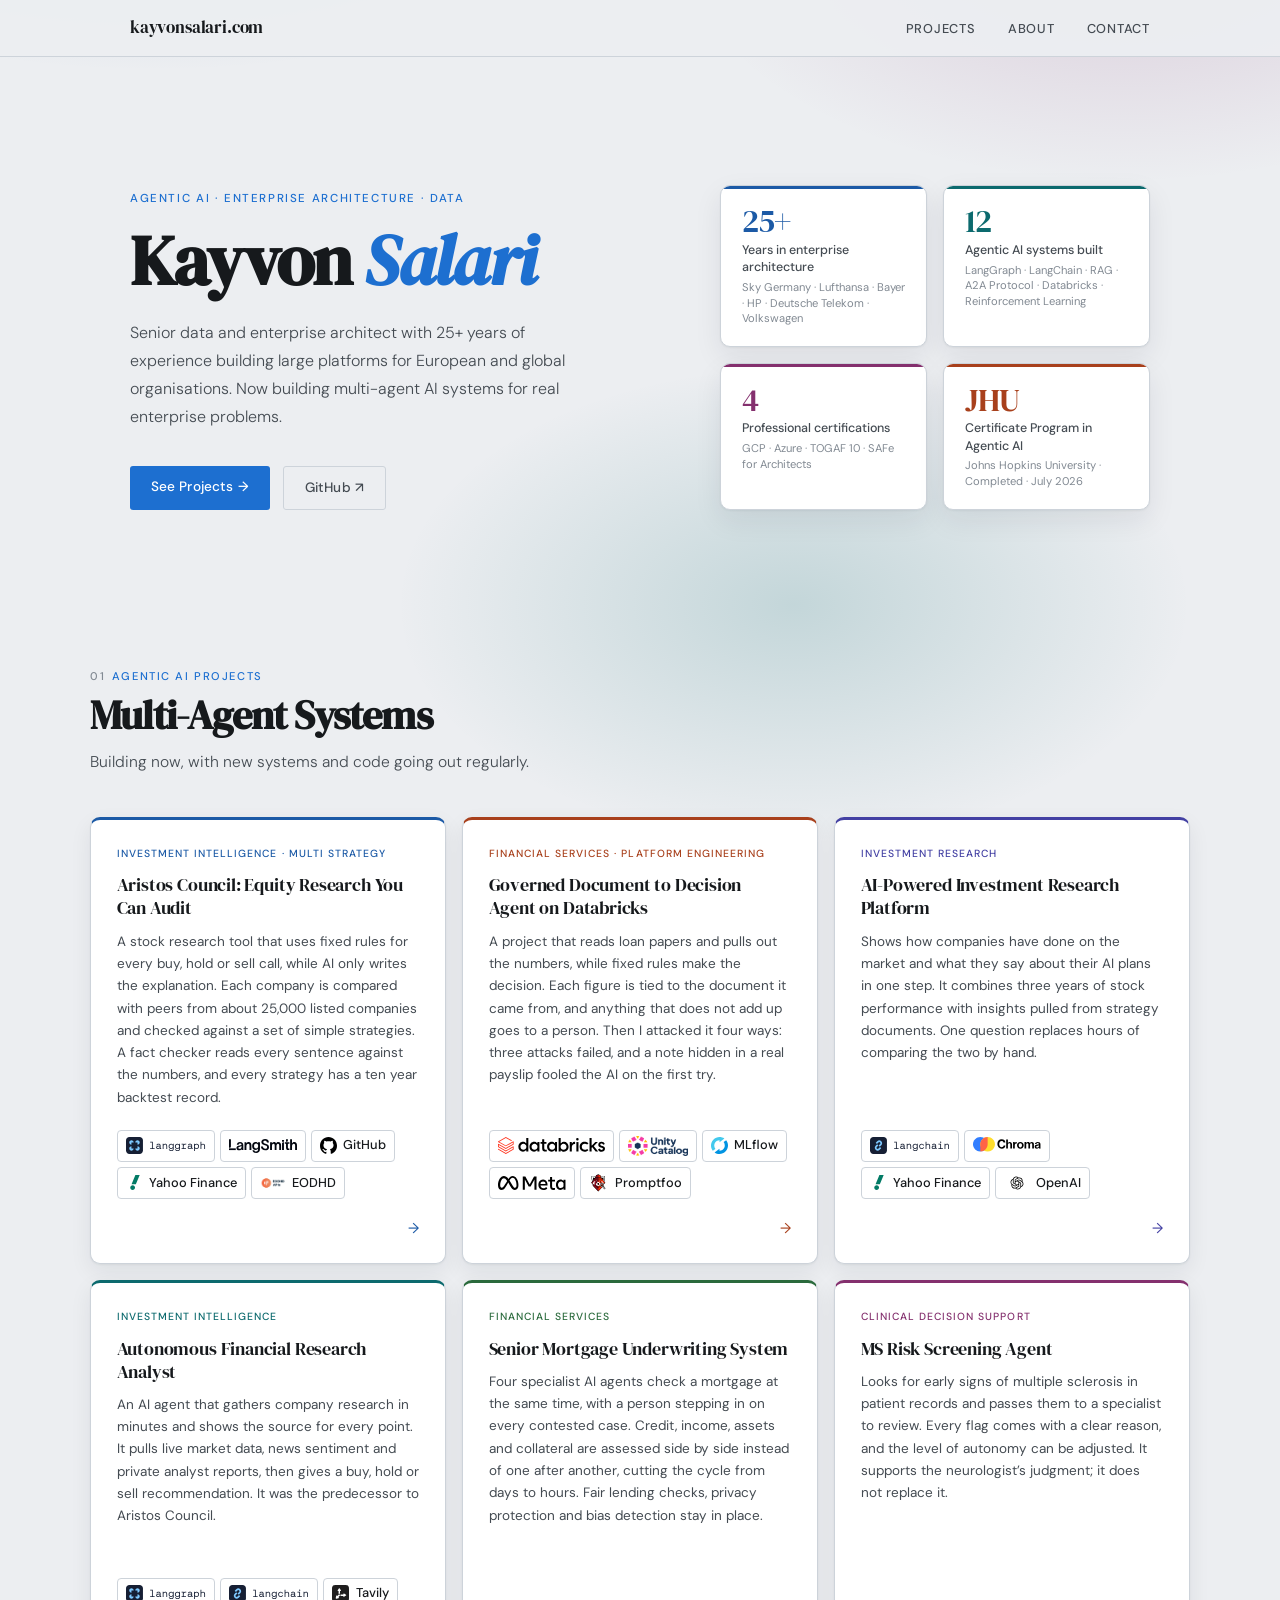
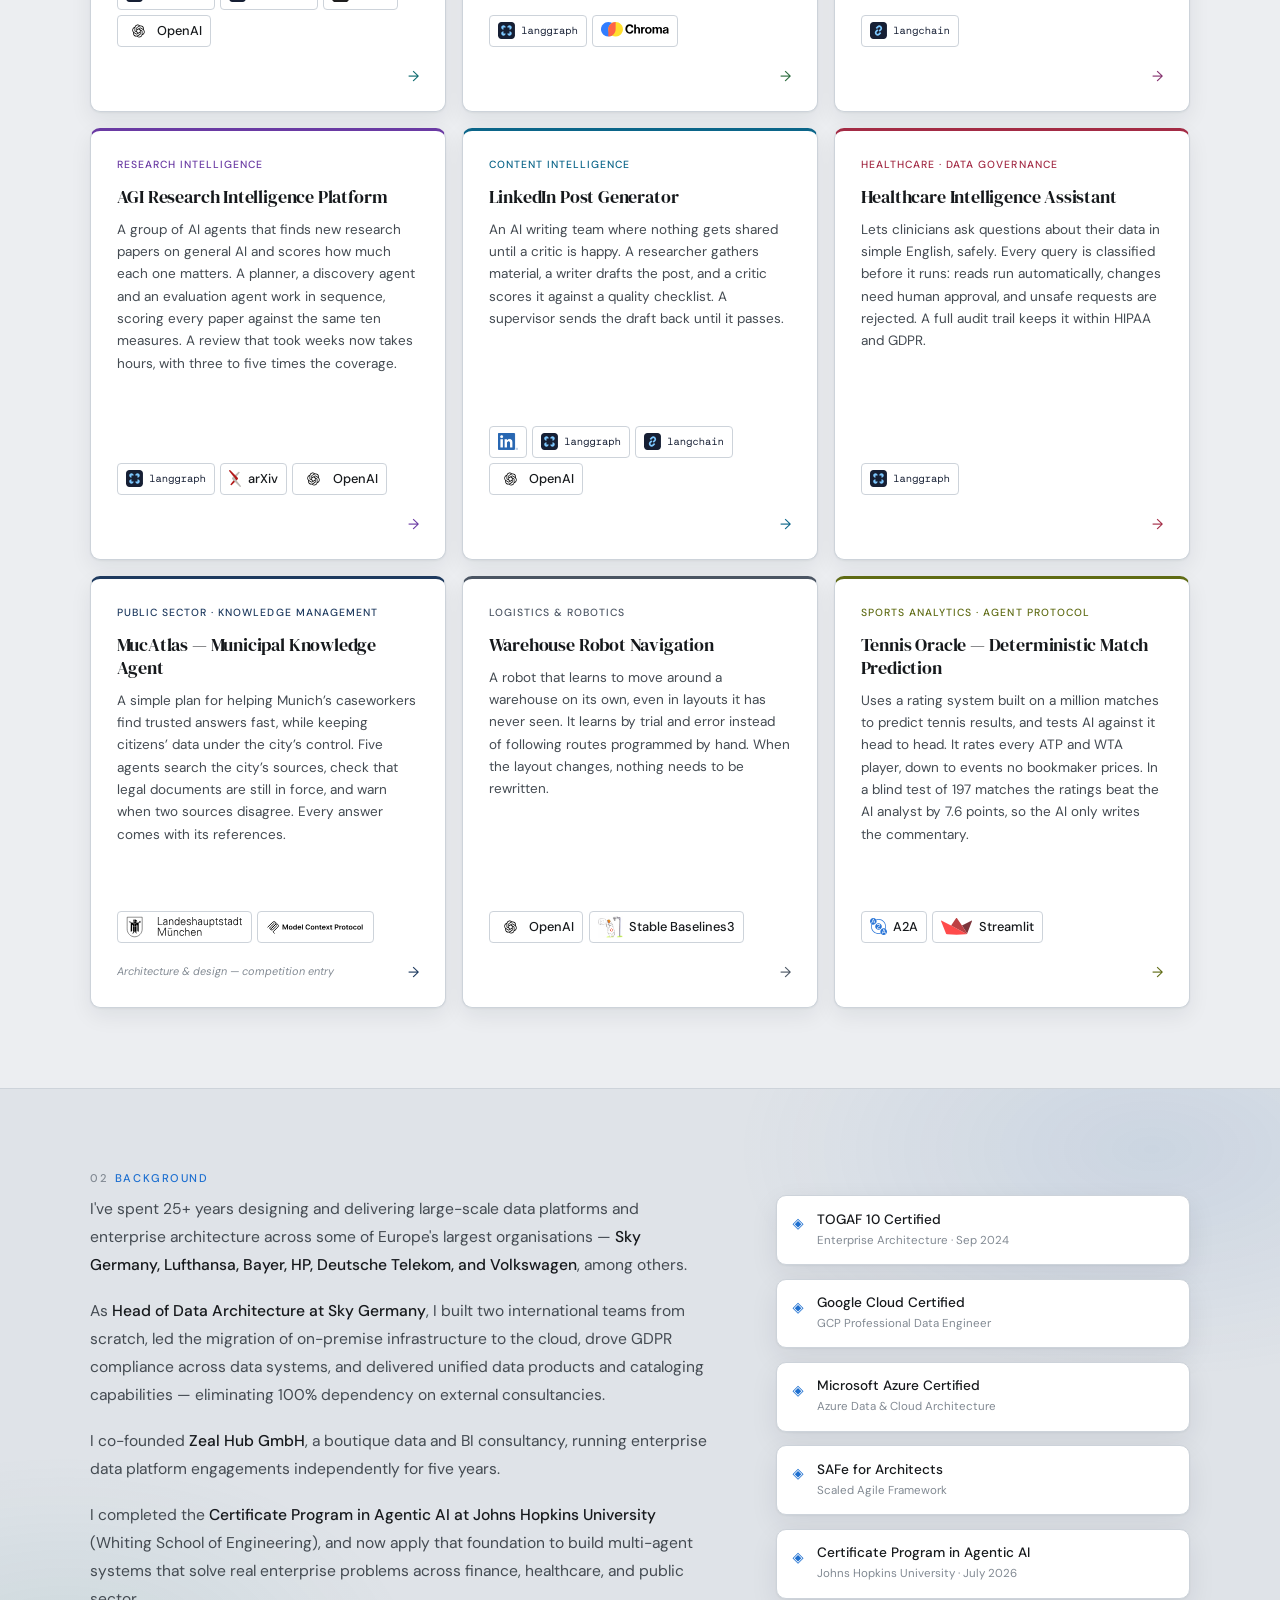
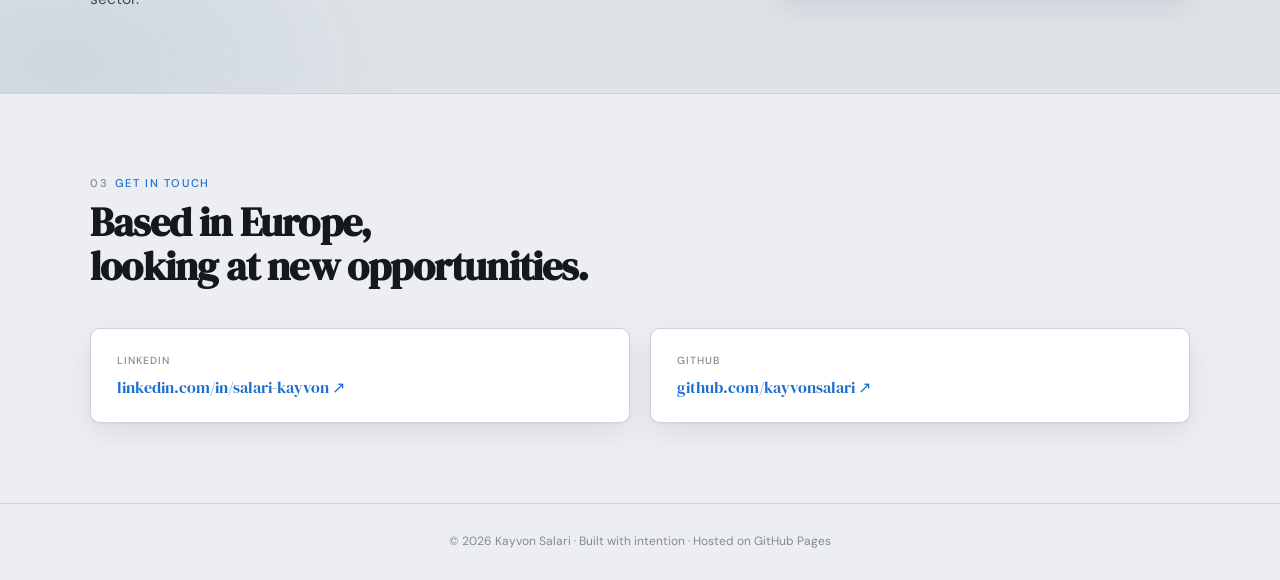
<file: index.html>
<!DOCTYPE html>
<html lang="en">
<head>
  <meta charset="UTF-8" />
  <meta name="viewport" content="width=device-width, initial-scale=1.0" />
  <title>Kayvon Salari — AI systems and enterprise architecture</title>
  <link rel="icon" href="data:image/svg+xml,<svg xmlns='http://www.w3.org/2000/svg' viewBox='0 0 64 64'><rect width='64' height='64' rx='12' fill='%231d6fd0'/><text x='32' y='46' font-family='Georgia,serif' font-size='42' font-weight='700' text-anchor='middle' fill='white'>K</text></svg>" />
  <link rel="preconnect" href="https://fonts.googleapis.com" />
  <link rel="preconnect" href="https://fonts.gstatic.com" crossorigin />
  <link href="https://fonts.googleapis.com/css2?family=DM+Serif+Display:ital@0;1&family=DM+Sans:ital,opsz,wght@0,9..40,300;0,9..40,400;0,9..40,500;1,9..40,300&display=swap" rel="stylesheet" />
  <style>
    *, *::before, *::after { box-sizing: border-box; margin: 0; padding: 0; }

    :root {
      --ink:          #16191c;
      --ink-mid:      #444b52;
      --ink-light:    #828a93;
      --paper:        #eceef1;
      --paper-warm:   #dfe3e8;
      --accent:       #1d6fd0;
      --accent-pale:  #e8f0fb;
      --rule:         #cdd3da;
      --tag-bg:       #e4e8ec;
      --tag-text:     #444b52;
      --card-bg:      #ffffff;
      --serif: 'DM Serif Display', Georgia, serif;
      --sans: 'DM Sans', system-ui, sans-serif;
      --max: 1100px;
      --gap: clamp(1.25rem, 4vw, 2.5rem);
    }

    html { scroll-behavior: smooth; }

    body {
      font-family: var(--sans);
      background: var(--paper);
      color: var(--ink);
      font-size: 16px;
      line-height: 1.65;
      -webkit-font-smoothing: antialiased;
    }

    /* ── NAV ── */
    nav {
      position: sticky; top: 0; z-index: 100;
      background: rgba(247,245,240,0.97);
      border-bottom: 1px solid var(--rule);
    }
    .nav-inner {
      max-width: var(--max);
      margin: 0 auto;
      padding: 0 var(--gap);
      display: flex;
      align-items: center;
      justify-content: space-between;
      height: 56px;
    }
    .nav-logo {
      font-family: var(--serif);
      font-size: 1.05rem;
      color: var(--ink);
      text-decoration: none;
      letter-spacing: -0.01em;
    }
    .nav-links { display: flex; gap: 2rem; list-style: none; }
    .nav-links a {
      font-size: 0.8rem;
      font-weight: 500;
      color: var(--ink-mid);
      text-decoration: none;
      letter-spacing: 0.06em;
      text-transform: uppercase;
      transition: color 0.15s;
    }
    .nav-links a:hover { color: var(--accent); }

    /* ── HERO ── */
    .hero {
      max-width: var(--max);
      margin: 0 auto;
      padding: clamp(4rem, 10vw, 8rem) var(--gap) clamp(3rem, 6vw, 5rem);
      display: grid;
      grid-template-columns: 1.1fr 0.9fr;
      gap: 4rem;
      align-items: end;
    }
    @media (max-width: 700px) {
      .hero { grid-template-columns: 1fr; gap: 2.5rem; }
    }

    .hero-eyebrow {
      font-size: 0.72rem;
      font-weight: 500;
      letter-spacing: 0.14em;
      text-transform: uppercase;
      color: var(--accent);
      margin-bottom: 1rem;
    }
    h1 {
      font-family: var(--serif);
      font-size: clamp(2.8rem, 6vw, 4.4rem);
      line-height: 1.04;
      letter-spacing: -0.025em;
      color: var(--ink);
    }
    h1 em { font-style: italic; color: var(--accent); }
    .hero-sub {
      margin-top: 1.4rem;
      font-size: 1rem;
      font-weight: 300;
      color: var(--ink-mid);
      max-width: 42ch;
      line-height: 1.75;
    }
    .hero-cta {
      margin-top: 2.2rem;
      display: flex;
      gap: 0.85rem;
      flex-wrap: wrap;
    }
    .btn {
      display: inline-block;
      padding: 0.6rem 1.3rem;
      border-radius: 3px;
      font-size: 0.85rem;
      font-weight: 500;
      text-decoration: none;
      letter-spacing: 0.01em;
      transition: all 0.15s;
    }
    .btn-primary { background: var(--accent); color: #fff; }
    .btn-primary:hover { background: #1857a8; }
    .btn-ghost { border: 1.5px solid var(--rule); color: var(--ink-mid); }
    .btn-ghost:hover { border-color: var(--ink-mid); color: var(--ink); }

    /* ── STATS ── */
    .stats {
      display: grid;
      grid-template-columns: 1fr 1fr;
      gap: 1rem;
    }
    .stat {
      padding: 1.2rem 1.3rem;
      background: var(--card-bg);
      border: 1px solid var(--rule);
      box-shadow: 0 1px 3px rgba(20,30,45,0.06), 0 6px 16px rgba(20,30,45,0.06);
      border-radius: 4px;
    }
    .stat-num {
      font-family: var(--serif);
      font-size: 2rem;
      line-height: 1;
      color: var(--accent);
      letter-spacing: -0.02em;
    }
    .stat-label {
      font-size: 0.78rem;
      font-weight: 500;
      color: var(--ink-mid);
      margin-top: 0.3rem;
      line-height: 1.4;
    }
    .stat-sub {
      font-size: 0.7rem;
      color: var(--ink-light);
      margin-top: 0.2rem;
      line-height: 1.4;
    }

    /* ── SECTION SHELL ── */
    .section-rule { border: none; border-top: 1px solid var(--rule); }

    section { padding: clamp(3rem, 7vw, 5rem) var(--gap); }
    .section-inner { max-width: var(--max); margin: 0 auto; }

    .section-label {
      font-size: 0.7rem;
      font-weight: 500;
      letter-spacing: 0.14em;
      text-transform: uppercase;
      color: var(--accent);
      margin-bottom: 0.5rem;
    }
    .section-label span { color: var(--ink-light); margin-right: 0.6em; }

    h2 {
      font-family: var(--serif);
      font-size: clamp(1.8rem, 3.5vw, 2.5rem);
      line-height: 1.1;
      letter-spacing: -0.02em;
      color: var(--ink);
      margin-bottom: 2.5rem;
    }

    /* ── PROJECT GRID ── */
    .projects-grid {
      display: grid;
      grid-template-columns: repeat(3, 1fr);
      /* Top and left edges here; each card draws its own right and bottom edge.
         Nothing is clipped, so a card can grow over its neighbours. */
      border-top: 1.5px solid var(--rule);
      border-left: 1.5px solid var(--rule);
    }
    @media (max-width: 900px) {
      .projects-grid { grid-template-columns: repeat(2, 1fr); }
    }
    @media (max-width: 580px) {
      .projects-grid { grid-template-columns: 1fr; }
    }

    .card {
      background: var(--card-bg);
      padding: 1.6rem 1.6rem 1.4rem;
      display: flex;
      flex-direction: column;
      border-right: 1.5px solid var(--rule);
      border-bottom: 1.5px solid var(--rule);
      box-shadow: 0 1px 3px rgba(20,30,45,0.06), 0 6px 16px rgba(20,30,45,0.06);
      text-decoration: none;
      color: inherit;
      transition: background 0.15s;
      /* --pc is the card's own project colour, set on each card */
      --pc-pale: var(--accent-pale);
    }
    @supports (color: color-mix(in srgb, red, blue)) {
      .card { --pc-pale: color-mix(in srgb, var(--pc, var(--accent)) 7%, #fff); }
    }
    .card:hover { background: var(--pc-pale); }
    .card:hover .card-arrow { transform: translateX(4px); }

    /* Focus effect: the card under the mouse grows a little and comes forward;
       the others shrink slightly into the background. No blur. Mouse and
       keyboard only. On touch screens a tap opens the page straight away,
       so cards stay plain there. */
    @media (hover: hover) and (pointer: fine) {
      .card {
        position: relative;
        transition: background 0.15s, transform 0.2s ease-out, box-shadow 0.2s ease-out, opacity 0.2s ease-out;
      }
      .projects-grid:has(.card:hover) .card:not(:hover),
      .projects-grid:has(.card:focus-visible) .card:not(:focus-visible):not(:hover) {
        transform: scale(0.965);
        opacity: 0.72;
      }
      .card:hover, .card:focus-visible {
        transform: scale(1.04);
        z-index: 2;
        box-shadow: 0 0 0 1.5px var(--pc, var(--accent)), 0 14px 36px rgba(20,30,45,0.2);
        outline: none;
      }
    }
    @media (prefers-reduced-motion: reduce) {
      .card, .card-arrow { transition: none; }
      .projects-grid .card.card { transform: none; }
      .card:hover .card-arrow { transform: none; }
    }

    .p-icon { display: block; width: 36px; height: 36px; margin-bottom: 0.95rem; flex-shrink: 0; }
    .p-icon-tile { fill: var(--pc, var(--accent)); }
    .p-icon-glyph { stroke: #fff; color: #fff; }
    .p-icon-bw .p-icon-tile { fill: #16191c; }

    .card-sector {
      font-size: 0.65rem;
      font-weight: 500;
      letter-spacing: 0.1em;
      text-transform: uppercase;
      color: var(--pc, var(--accent));
      margin-bottom: 0.7rem;
    }
    .card-title {
      font-family: var(--serif);
      font-size: 1.15rem;
      line-height: 1.25;
      color: var(--ink);
      margin-bottom: 0.7rem;
      letter-spacing: -0.01em;
    }
    .card-desc {
      font-size: 0.845rem;
      color: var(--ink-mid);
      line-height: 1.65;
      flex: 1;
    }
    .card-tags {
      margin-top: 1.1rem;
      display: flex;
      flex-wrap: wrap;
      gap: 0.35rem;
    }
    .tag {
      background: var(--tag-bg);
      color: var(--tag-text);
      font-size: 0.65rem;
      font-weight: 500;
      padding: 0.22rem 0.5rem;
      border-radius: 2px;
      letter-spacing: 0.03em;
    }
    .card-footer {
      margin-top: 1.1rem;
      display: flex;
      align-items: center;
      justify-content: space-between;
    }
    .card-note {
      font-size: 0.68rem;
      color: var(--ink-light);
      font-style: italic;
    }
    .card-arrow {
      font-size: 0.9rem;
      color: var(--pc, var(--accent));
      transition: transform 0.2s;
      flex-shrink: 0;
    }

    /* ── ABOUT ── */
    .about-section {
      background: var(--paper-warm);
      border-top: 1px solid var(--rule);
      border-bottom: 1px solid var(--rule);
    }
    .about-grid {
      display: grid;
      grid-template-columns: 1.2fr 0.8fr;
      gap: 4rem;
      align-items: start;
    }
    @media (max-width: 700px) { .about-grid { grid-template-columns: 1fr; gap: 2.5rem; } }

    .about-text p {
      font-size: 0.975rem;
      color: var(--ink-mid);
      line-height: 1.8;
      margin-bottom: 1.1rem;
    }
    .about-text p:last-child { margin-bottom: 0; }
    .about-text strong { color: var(--ink); font-weight: 500; }

    .certs { display: flex; flex-direction: column; gap: 0.85rem; }
    .cert {
      display: flex;
      align-items: flex-start;
      gap: 0.85rem;
      padding: 0.9rem 1rem;
      background: var(--card-bg);
      border: 1px solid var(--rule);
      box-shadow: 0 1px 3px rgba(20,30,45,0.06), 0 6px 16px rgba(20,30,45,0.06);
      border-radius: 4px;
    }
    .cert-icon { font-size: 0.9rem; color: var(--accent); margin-top: 0.1rem; flex-shrink: 0; }
    .cert-name { font-size: 0.85rem; font-weight: 500; color: var(--ink); line-height: 1.3; }
    .cert-sub { font-size: 0.72rem; color: var(--ink-light); margin-top: 0.15rem; }

    /* ── CONTACT ── */
    .contact-grid {
      display: grid;
      grid-template-columns: 1fr 1fr;
      gap: 1.25rem;
    }
    @media (max-width: 560px) { .contact-grid { grid-template-columns: 1fr; } }

    .contact-card {
      display: flex;
      flex-direction: column;
      padding: 1.4rem 1.6rem;
      background: var(--card-bg);
      border: 1px solid var(--rule);
      box-shadow: 0 1px 3px rgba(20,30,45,0.06), 0 6px 16px rgba(20,30,45,0.06);
      border-radius: 4px;
      text-decoration: none;
      color: inherit;
      transition: border-color 0.15s;
    }
    .contact-card:hover { border-color: var(--accent); }
    .contact-platform {
      font-size: 0.65rem;
      font-weight: 500;
      letter-spacing: 0.1em;
      text-transform: uppercase;
      color: var(--ink-light);
      margin-bottom: 0.3rem;
    }
    .contact-handle {
      font-family: var(--serif);
      font-size: 1rem;
      color: var(--accent);
    }

    /* ── FOOTER ── */
    footer {
      border-top: 1px solid var(--rule);
      padding: 1.75rem var(--gap);
      text-align: center;
      font-size: 0.75rem;
      color: var(--ink-light);
    }

    /* ── FRONT PAGE REFRESH ── */
    body {
      background:
        radial-gradient(58rem 30rem at 12% -6%, rgba(28, 90, 166, 0.26), transparent 62%),
        radial-gradient(46rem 26rem at 88% -2%, rgba(132, 48, 110, 0.19), transparent 62%),
        radial-gradient(40rem 24rem at 62% 16%, rgba(12, 106, 110, 0.18), transparent 62%),
        var(--paper);
      background-repeat: no-repeat;
    }
    nav { background: rgba(236, 238, 241, 0.97); }
    @media (max-width: 480px) {
      .nav-inner { gap: 0.75rem; }
      .nav-logo { font-size: 0.95rem; }
      .nav-links { gap: 0.9rem; }
      .nav-links a { font-size: 0.7rem; letter-spacing: 0.04em; }
    }
    @media (max-width: 350px) {
      .nav-logo { font-size: 0.85rem; }
      .nav-links { gap: 0.6rem; }
    }
    /* Panels: solid white, no blur */
    .stat, .cert, .contact-card {
      background: #fff;
      border: 1px solid var(--rule);
      border-radius: 10px;
      box-shadow: 0 1px 2px rgba(20,30,45,0.05), 0 10px 28px rgba(20,30,45,0.08);
    }
    .stat { position: relative; overflow: hidden; }
    .stat::before { content: ""; position: absolute; inset: 0 0 auto 0; height: 3px; background: var(--sc, var(--accent)); }
    .stat:nth-child(1) { --sc: #1c5aa6; } .stat:nth-child(2) { --sc: #0c6a6e; }
    .stat:nth-child(3) { --sc: #84306e; } .stat:nth-child(4) { --sc: #a8401c; }
    .stat-num { color: var(--sc, var(--accent)); }
    .about-section {
      background:
        radial-gradient(40rem 22rem at 90% 10%, rgba(28, 90, 166, 0.10), transparent 65%),
        radial-gradient(34rem 20rem at 5% 95%, rgba(12, 106, 110, 0.09), transparent 65%),
        var(--paper-warm);
    }
    .section-rule { display: none; }
    /* Project cards: separate rounded cards, each with its own colour stripe */
    .projects-grid { gap: 1rem; border: 0; }
    .card {
      border: 1px solid var(--rule);
      border-top: 3px solid var(--pc, var(--accent));
      border-radius: 10px;
      box-shadow: 0 1px 2px rgba(20,30,45,0.05), 0 8px 22px rgba(20,30,45,0.07);
    }
    @media (min-width: 581px) { .card { min-height: 27rem; } }
    /* Official product logos in place of the text tags: boxed like the
       Built-with list on the project pages, all one height, wrapping to a second row if needed. */
    .card-logos {
      --lh: 17px;
      flex-wrap: wrap;
      align-items: stretch;
      gap: 0.32rem;
      margin-top: 1.3rem;
      font-size: 0.7rem; line-height: 1; color: var(--ink-mid);
    }
    .card-logos > * {
      display: inline-flex; align-items: center; flex: none;
      box-sizing: border-box;
      height: calc(var(--lh) + 15px);
      padding: 0 0.5rem;
      background: #fff;
      border: 1px solid var(--rule);
      border-radius: 4px;
    }
    /* A card that holds a second link (the LinkedIn logo): the title link covers the card, the logo link sits on top */
    .card { position: relative; }
    .card-link { color: inherit; text-decoration: none; }
    .card-link::after { content: ""; position: absolute; inset: 0; border-radius: inherit; }
    .card-link:focus-visible { outline: none; }
    .card:has(.card-link:focus-visible) { box-shadow: 0 0 0 1.5px var(--pc, var(--accent)), 0 14px 36px rgba(20,30,45,0.2); }
    .card-logos a { position: relative; z-index: 1; transition: border-color 0.15s; }
    .card-logos a:hover, .card-logos a:focus-visible { border-color: var(--pc, var(--accent)); }
    .card-logos img { display: block; flex: none; width: auto; max-width: none; height: calc(var(--lh) * var(--s, 1)); }
    .card-logos .lg {
      gap: 0.4rem;
      font-size: 0.8rem; font-weight: 500; line-height: 1; white-space: nowrap; color: var(--ink);
    }
    @media (min-width: 901px) and (max-width: 1179px) { .projects-grid { grid-template-columns: repeat(2, 1fr); } }
  </style>
</head>
<body>

<!-- NAV -->
<nav>
  <div class="nav-inner">
    <a class="nav-logo" href="#">kayvonsalari.com</a>
    <ul class="nav-links">
      <li><a href="#projects">Projects</a></li>
      <li><a href="#about">About</a></li>
      <li><a href="#contact">Contact</a></li>
    </ul>
  </div>
</nav>

<main>

  <!-- HERO -->
  <div class="hero">
    <div>
      <p class="hero-eyebrow">Agentic AI · Enterprise Architecture · Data</p>
      <h1>Kayvon <em>Salari</em></h1>
      <p class="hero-sub">Senior data and enterprise architect with 25+ years of experience building large platforms for European and global organisations. Now building multi-agent AI systems for real enterprise problems.</p>
      <div class="hero-cta">
        <a href="#projects" class="btn btn-primary">See Projects →</a>
        <a href="https://github.com/kayvonsalari" target="_blank" rel="noopener" class="btn btn-ghost">GitHub ↗</a>
      </div>
    </div>
    <div class="stats">
      <div class="stat">
        <div class="stat-num">25+</div>
        <div class="stat-label">Years in enterprise architecture</div>
        <div class="stat-sub">Sky Germany · Lufthansa · Bayer · HP · Deutsche Telekom · Volkswagen</div>
      </div>
      <div class="stat">
        <div class="stat-num">12</div>
        <div class="stat-label">Agentic AI systems built</div>
        <div class="stat-sub">LangGraph · LangChain · RAG · A2A Protocol · Databricks · Reinforcement Learning</div>
      </div>
      <div class="stat">
        <div class="stat-num">4</div>
        <div class="stat-label">Professional certifications</div>
        <div class="stat-sub">GCP · Azure · TOGAF 10 · SAFe for Architects</div>
      </div>
      <div class="stat">
        <div class="stat-num">JHU</div>
        <div class="stat-label">Certificate Program in Agentic AI</div>
        <div class="stat-sub">Johns Hopkins University · Completed · July 2026</div>
      </div>
    </div>
  </div>

  <hr class="section-rule" />

  <!-- PROJECTS -->
  <section id="projects">
    <div class="section-inner">
      <p class="section-label"><span>01</span>Agentic AI Projects</p>
      <h2 style="margin-bottom: 0.75rem;">Multi-Agent Systems</h2>
      <p style="font-size: 0.975rem; font-weight: 300; color: var(--ink-mid); max-width: 52ch; line-height: 1.75; margin-bottom: 2.5rem;">Building now, with new systems and code going out regularly.</p>
      <div class="projects-grid">

        <a class="card" href="/projects/aristos-council/" style="--pc: #1c5aa6;">
          <div class="card-sector">Investment Intelligence &middot; Multi Strategy</div>
          <div class="card-title">Aristos Council: Equity Research You Can Audit</div>
          <p class="card-desc">A stock research tool that uses fixed rules for every buy, hold or sell call, while AI only writes the explanation. Each company is compared with peers from about 25,000 listed companies and checked against a set of simple strategies. A fact checker reads every sentence against the numbers, and every strategy has a ten year backtest record.</p>
          <div class="card-tags card-logos">
            <span><img src="/projects/logos/langgraph.svg" alt="LangGraph" loading="lazy" /></span><span><img src="/projects/logos/langsmith.svg" alt="LangSmith" style="--s: 0.8;" loading="lazy" /></span><span class="lg"><img src="/projects/logos/github.svg" alt="" loading="lazy" />GitHub</span><span class="lg"><img src="/projects/logos/yahoo-finance.svg" alt="" loading="lazy" />Yahoo Finance</span><span class="lg"><img src="/projects/logos/eodhd.png" alt="" style="--s: 1.5;" loading="lazy" />EODHD</span>
          </div>
          <div class="card-footer"><span class="card-note"></span><span class="card-arrow">→</span></div>
        </a>

        <a class="card" href="/projects/databricks-underwriting-agent/" style="--pc: #a8401c;">
          <div class="card-sector">Financial Services &middot; Platform Engineering</div>
          <div class="card-title">Governed Document to Decision Agent on Databricks</div>
          <p class="card-desc">A project that reads loan papers and pulls out the numbers, while fixed rules make the decision. Each figure is tied to the document it came from, and anything that does not add up goes to a person. Then I attacked it four ways: three attacks failed, and a note hidden in a real payslip fooled the AI on the first try.</p>
          <div class="card-tags card-logos">
            <span><img src="/projects/logos/databricks.svg" alt="Databricks" loading="lazy" /></span><span><img src="/projects/logos/unity-catalog.png" alt="Unity Catalog" style="--s: 1.2;" loading="lazy" /></span><span class="lg"><img src="/projects/logos/mlflow.svg" alt="" loading="lazy" />MLflow</span><span><img src="/projects/logos/meta.svg" alt="Meta" style="--s: 0.8;" loading="lazy" /></span><span class="lg"><img src="/projects/logos/promptfoo.svg" alt="" style="--s: 1.15;" loading="lazy" />Promptfoo</span>
          </div>
          <div class="card-footer"><span class="card-note"></span><span class="card-arrow">→</span></div>
        </a>

        <a class="card" href="/projects/duallens/" style="--pc: #4340a3;">
          <div class="card-sector">Investment Research</div>
          <div class="card-title">AI-Powered Investment Research Platform</div>
          <p class="card-desc">Shows how companies have done on the market and what they say about their AI plans in one step. It combines three years of stock performance with insights pulled from strategy documents. One question replaces hours of comparing the two by hand.</p>
          <div class="card-tags card-logos">
            <span><img src="/projects/logos/langchain.svg" alt="LangChain" loading="lazy" /></span><span><img src="/projects/logos/chroma.svg" alt="Chroma" loading="lazy" /></span><span class="lg"><img src="/projects/logos/yahoo-finance.svg" alt="" loading="lazy" />Yahoo Finance</span><span class="lg"><img src="/projects/logos/openai.svg" alt="" style="--s: 1.5;" loading="lazy" />OpenAI</span>
          </div>
          <div class="card-footer"><span class="card-note"></span><span class="card-arrow">→</span></div>
        </a>

        <a class="card" href="/projects/financial-research-analyst/" style="--pc: #0c6a6e;">
          <div class="card-sector">Investment Intelligence</div>
          <div class="card-title">Autonomous Financial Research Analyst</div>
          <p class="card-desc">An AI agent that gathers company research in minutes and shows the source for every point. It pulls live market data, news sentiment and private analyst reports, then gives a buy, hold or sell recommendation. It was the predecessor to Aristos Council.</p>
          <div class="card-tags card-logos">
            <span><img src="/projects/logos/langgraph.svg" alt="LangGraph" loading="lazy" /></span><span><img src="/projects/logos/langchain.svg" alt="LangChain" loading="lazy" /></span><span class="lg"><img src="/projects/logos/tavily.svg" alt="" loading="lazy" />Tavily</span><span class="lg"><img src="/projects/logos/openai.svg" alt="" style="--s: 1.5;" loading="lazy" />OpenAI</span>
          </div>
          <div class="card-footer"><span class="card-note"></span><span class="card-arrow">→</span></div>
        </a>

        <a class="card" href="/projects/mortgage-underwriting/" style="--pc: #2a6a3c;">
          <div class="card-sector">Financial Services</div>
          <div class="card-title">Senior Mortgage Underwriting System</div>
          <p class="card-desc">Four specialist AI agents check a mortgage at the same time, with a person stepping in on every contested case. Credit, income, assets and collateral are assessed side by side instead of one after another, cutting the cycle from days to hours. Fair lending checks, privacy protection and bias detection stay in place.</p>
          <div class="card-tags card-logos">
            <span><img src="/projects/logos/langgraph.svg" alt="LangGraph" loading="lazy" /></span><span><img src="/projects/logos/chroma.svg" alt="Chroma" loading="lazy" /></span>
          </div>
          <div class="card-footer"><span class="card-note"></span><span class="card-arrow">→</span></div>
        </a>

        <a class="card" href="/projects/ms-risk-screening/" style="--pc: #84306e;">
          <div class="card-sector">Clinical Decision Support</div>
          <div class="card-title">MS Risk Screening Agent</div>
          <p class="card-desc">Looks for early signs of multiple sclerosis in patient records and passes them to a specialist to review. Every flag comes with a clear reason, and the level of autonomy can be adjusted. It supports the neurologist’s judgment; it does not replace it.</p>
          <div class="card-tags card-logos">
            <span><img src="/projects/logos/langchain.svg" alt="LangChain" loading="lazy" /></span>
          </div>
          <div class="card-footer"><span class="card-note"></span><span class="card-arrow">→</span></div>
        </a>

        <a class="card" href="/projects/agi-research-intelligence/" style="--pc: #6a3aa3;">
          <div class="card-sector">Research Intelligence</div>
          <div class="card-title">AGI Research Intelligence Platform</div>
          <p class="card-desc">A group of AI agents that finds new research papers on general AI and scores how much each one matters. A planner, a discovery agent and an evaluation agent work in sequence, scoring every paper against the same ten measures. A review that took weeks now takes hours, with three to five times the coverage.</p>
          <div class="card-tags card-logos">
            <span><img src="/projects/logos/langgraph.svg" alt="LangGraph" loading="lazy" /></span><span class="lg"><img src="/projects/logos/arxiv.svg" alt="" loading="lazy" />arXiv</span><span class="lg"><img src="/projects/logos/openai.svg" alt="" style="--s: 1.5;" loading="lazy" />OpenAI</span>
          </div>
          <div class="card-footer"><span class="card-note"></span><span class="card-arrow">→</span></div>
        </a>

        <div class="card" style="--pc: #0b6589;">
          <div class="card-sector">Content Intelligence</div>
          <div class="card-title"><a class="card-link" href="/projects/linkedin-post-generator/">LinkedIn Post Generator</a></div>
          <p class="card-desc">An AI writing team where nothing gets shared until a critic is happy. A researcher gathers material, a writer drafts the post, and a critic scores it against a quality checklist. A supervisor sends the draft back until it passes.</p>
          <div class="card-tags card-logos">
            <a href="https://www.linkedin.com/in/salari-kayvon/" target="_blank" rel="noopener"><img src="/projects/logos/linkedin.png" alt="LinkedIn" loading="lazy" /></a><span><img src="/projects/logos/langgraph.svg" alt="LangGraph" loading="lazy" /></span><span><img src="/projects/logos/langchain.svg" alt="LangChain" loading="lazy" /></span><span class="lg"><img src="/projects/logos/openai.svg" alt="" style="--s: 1.5;" loading="lazy" />OpenAI</span>
          </div>
          <div class="card-footer"><span class="card-note"></span><span class="card-arrow">→</span></div>
        </div>

        <a class="card" href="/projects/healthcare-intelligence-assistant/" style="--pc: #a32b45;">
          <div class="card-sector">Healthcare · Data Governance</div>
          <div class="card-title">Healthcare Intelligence Assistant</div>
          <p class="card-desc">Lets clinicians ask questions about their data in simple English, safely. Every query is classified before it runs: reads run automatically, changes need human approval, and unsafe requests are rejected. A full audit trail keeps it within HIPAA and GDPR.</p>
          <div class="card-tags card-logos">
            <span><img src="/projects/logos/langgraph.svg" alt="LangGraph" loading="lazy" /></span>
          </div>
          <div class="card-footer"><span class="card-note"></span><span class="card-arrow">→</span></div>
        </a>

        <a class="card" href="/projects/mucatlas/" style="--pc: #1e3a5f;">
          <div class="card-sector">Public Sector · Knowledge Management</div>
          <div class="card-title">MucAtlas — Municipal Knowledge Agent</div>
          <p class="card-desc">A simple plan for helping Munich’s caseworkers find trusted answers fast, while keeping citizens’ data under the city’s control. Five agents search the city’s sources, check that legal documents are still in force, and warn when two sources disagree. Every answer comes with its references.</p>
          <div class="card-tags card-logos">
            <span><img src="/projects/logos/muenchen.svg" alt="Landeshauptstadt München" style="--s: 1.25;" loading="lazy" /></span><span><img src="/projects/logos/mcp.svg" alt="Model Context Protocol" style="--s: 0.85;" loading="lazy" /></span>
          </div>
          <div class="card-footer"><span class="card-note">Architecture &amp; design — competition entry</span><span class="card-arrow">→</span></div>
        </a>

        <a class="card" href="/projects/warehouse-robot-navigation/" style="--pc: #4b5563;">
          <div class="card-sector">Logistics &amp; Robotics</div>
          <div class="card-title">Warehouse Robot Navigation</div>
          <p class="card-desc">A robot that learns to move around a warehouse on its own, even in layouts it has never seen. It learns by trial and error instead of following routes programmed by hand. When the layout changes, nothing needs to be rewritten.</p>
          <div class="card-tags card-logos">
            <span class="lg"><img src="/projects/logos/openai.svg" alt="" style="--s: 1.5;" loading="lazy" />OpenAI</span><span class="lg"><img src="/projects/logos/stable-baselines3.png" alt="" style="--s: 1.3;" loading="lazy" />Stable Baselines3</span>
          </div>
          <div class="card-footer"><span class="card-note"></span><span class="card-arrow">→</span></div>
        </a>

        <a class="card" href="/projects/tennis-oracle/" style="--pc: #5f6b14;">
          <div class="card-sector">Sports Analytics &middot; Agent Protocol</div>
          <div class="card-title">Tennis Oracle — Deterministic Match Prediction</div>
          <p class="card-desc">Uses a rating system built on a million matches to predict tennis results, and tests AI against it head to head. It rates every ATP and WTA player, down to events no bookmaker prices. In a blind test of 197 matches the ratings beat the AI analyst by 7.6 points, so the AI only writes the commentary.</p>
          <div class="card-tags card-logos">
            <span class="lg"><img src="/projects/logos/a2a.svg" alt="" loading="lazy" />A2A</span><span class="lg"><img src="/projects/logos/streamlit.svg" alt="" loading="lazy" />Streamlit</span>
          </div>
          <div class="card-footer"><span class="card-note"></span><span class="card-arrow">→</span></div>
        </a>

      </div>
    </div>
  </section>

  <hr class="section-rule" />

  <!-- ABOUT -->
  <section id="about" class="about-section">
    <div class="section-inner">
      <p class="section-label"><span>02</span>Background</p>
      <div class="about-grid">
        <div class="about-text">
          <p>I've spent 25+ years designing and delivering large-scale data platforms and enterprise architecture across some of Europe's largest organisations — <strong>Sky Germany, Lufthansa, Bayer, HP, Deutsche Telekom, and Volkswagen</strong>, among others.</p>
          <p>As <strong>Head of Data Architecture at Sky Germany</strong>, I built two international teams from scratch, led the migration of on-premise infrastructure to the cloud, drove GDPR compliance across data systems, and delivered unified data products and cataloging capabilities — eliminating 100% dependency on external consultancies.</p>
          <p>I co-founded <strong>Zeal Hub GmbH</strong>, a boutique data and BI consultancy, running enterprise data platform engagements independently for five years.</p>
          <p>I completed the <strong>Certificate Program in Agentic AI at Johns Hopkins University</strong> (Whiting School of Engineering), and now apply that foundation to build multi-agent systems that solve real enterprise problems across finance, healthcare, and public sector.</p>
        </div>
        <div class="certs">
          <div class="cert">
            <div class="cert-icon">◈</div>
            <div>
              <div class="cert-name">TOGAF 10 Certified</div>
              <div class="cert-sub">Enterprise Architecture · Sep 2024</div>
            </div>
          </div>
          <div class="cert">
            <div class="cert-icon">◈</div>
            <div>
              <div class="cert-name">Google Cloud Certified</div>
              <div class="cert-sub">GCP Professional Data Engineer</div>
            </div>
          </div>
          <div class="cert">
            <div class="cert-icon">◈</div>
            <div>
              <div class="cert-name">Microsoft Azure Certified</div>
              <div class="cert-sub">Azure Data &amp; Cloud Architecture</div>
            </div>
          </div>
          <div class="cert">
            <div class="cert-icon">◈</div>
            <div>
              <div class="cert-name">SAFe for Architects</div>
              <div class="cert-sub">Scaled Agile Framework</div>
            </div>
          </div>
          <div class="cert">
            <div class="cert-icon">◈</div>
            <div>
              <div class="cert-name">Certificate Program in Agentic AI</div>
              <div class="cert-sub">Johns Hopkins University · July 2026</div>
            </div>
          </div>
        </div>
      </div>
    </div>
  </section>

  <hr class="section-rule" />

  <!-- CONTACT -->
  <section id="contact">
    <div class="section-inner">
      <p class="section-label"><span>03</span>Get in Touch</p>
      <h2>Based in Europe,<br>looking at new opportunities.</h2>
      <div class="contact-grid">
        <a class="contact-card" href="https://www.linkedin.com/in/salari-kayvon/" target="_blank" rel="noopener">
          <div class="contact-platform">LinkedIn</div>
          <div class="contact-handle">linkedin.com/in/salari-kayvon ↗</div>
        </a>
        <a class="contact-card" href="https://github.com/kayvonsalari" target="_blank" rel="noopener">
          <div class="contact-platform">GitHub</div>
          <div class="contact-handle">github.com/kayvonsalari ↗</div>
        </a>
      </div>
    </div>
  </section>

</main>

<footer>
  © 2026 Kayvon Salari · Built with intention · Hosted on GitHub Pages
</footer>

</body>
</html>
</file>
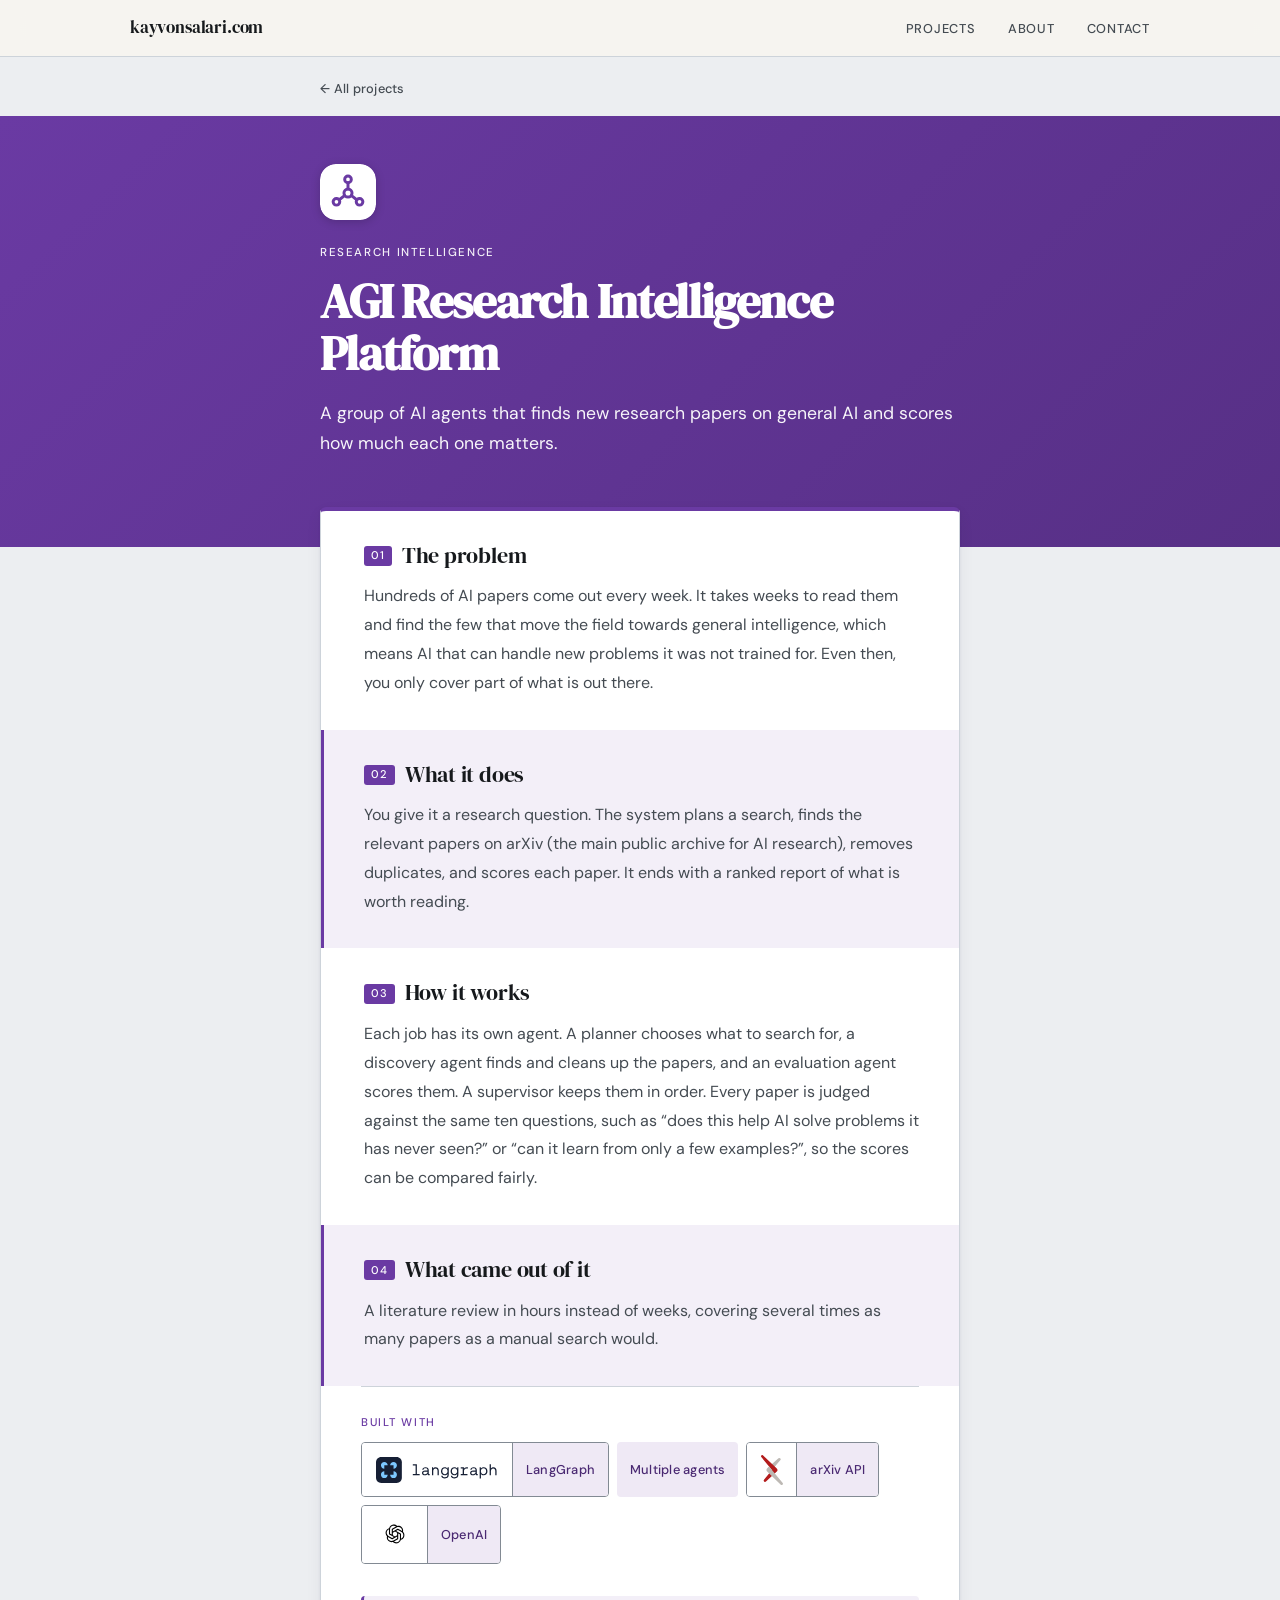
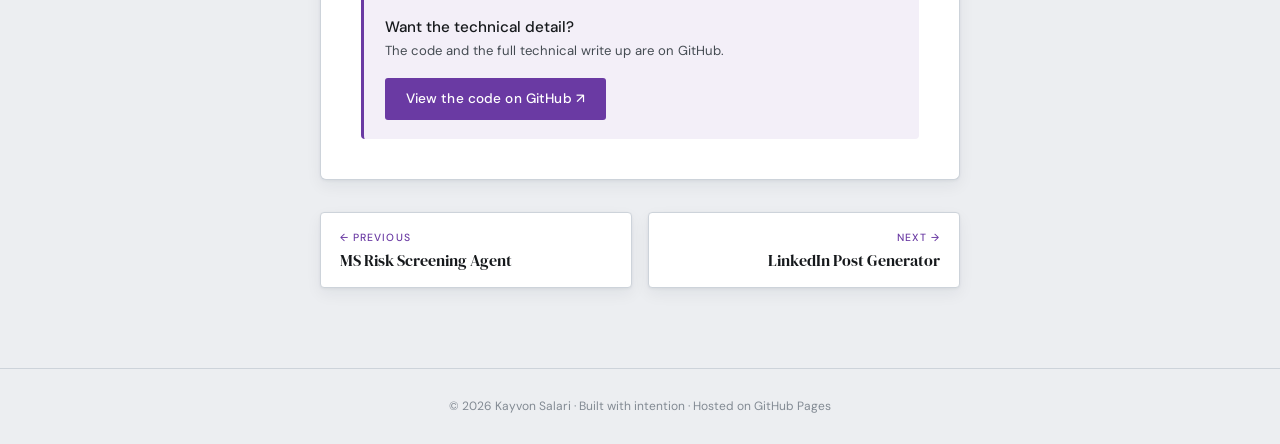
<file: projects/agi-research-intelligence/index.html>
<!DOCTYPE html>
<html lang="en">
<head>
  <meta charset="UTF-8" />
  <meta name="viewport" content="width=device-width, initial-scale=1.0" />
  <title>AGI Research Intelligence Platform | Kayvon Salari</title>
  <meta name="description" content="A group of AI agents that looks for new research papers on general AI and shows which ones matter most." />
  <link rel="canonical" href="https://kayvonsalari.com/projects/agi-research-intelligence/" />
  <link rel="icon" href="data:image/svg+xml,<svg xmlns='http://www.w3.org/2000/svg' viewBox='0 0 64 64'><rect width='64' height='64' rx='12' fill='%231d6fd0'/><text x='32' y='46' font-family='Georgia,serif' font-size='42' font-weight='700' text-anchor='middle' fill='white'>K</text></svg>" />
  <link rel="preconnect" href="https://fonts.googleapis.com" />
  <link rel="preconnect" href="https://fonts.gstatic.com" crossorigin />
  <link href="https://fonts.googleapis.com/css2?family=DM+Serif+Display:ital@0;1&family=DM+Sans:ital,opsz,wght@0,9..40,300;0,9..40,400;0,9..40,500;1,9..40,300&display=swap" rel="stylesheet" />
  <link rel="stylesheet" href="../project.css" />
</head>
<body style="--accent: #6a3aa3;">

<nav>
  <div class="nav-inner">
    <a class="nav-logo" href="/">kayvonsalari.com</a>
    <ul class="nav-links">
      <li><a href="/#projects">Projects</a></li>
      <li><a href="/#about">About</a></li>
      <li><a href="/#contact">Contact</a></li>
    </ul>
  </div>
</nav>

<main>
  <article class="p-wrap">
    <a class="p-back" href="/#projects">← All projects</a>
    <header class="p-head">
      <svg class="p-icon" viewBox="0 0 32 32" aria-hidden="true" focusable="false"><rect class="p-icon-tile" width="32" height="32" rx="9"/><g class="p-icon-glyph" fill="none" stroke-width="1.7" stroke-linecap="round" stroke-linejoin="round"><circle cx="16" cy="16.6" r="2.3"/><circle cx="16" cy="8.8" r="1.9"/><circle cx="9.4" cy="21.6" r="1.9"/><circle cx="22.6" cy="21.6" r="1.9"/><path d="M16 10.7v3.6M11 20.4l3-2.3M21 20.4l-3-2.3"/></g></svg>
      <p class="p-sector">Research Intelligence</p>
      <h1>AGI Research Intelligence Platform</h1>
      <p class="p-lead">A group of AI agents that finds new research papers on general AI and scores how much each one matters.</p>
      
    </header>

    <div class="p-body">
      <section class="p-section">
        <h2><span>01</span>The problem</h2>
        <p>Hundreds of AI papers come out every week. It takes weeks to read them and find the few that move the field towards general intelligence, which means AI that can handle new problems it was not trained for. Even then, you only cover part of what is out there.</p>
      </section>
      <section class="p-section">
        <h2><span>02</span>What it does</h2>
        <p>You give it a research question. The system plans a search, finds the relevant papers on arXiv (the main public archive for AI research), removes duplicates, and scores each paper. It ends with a ranked report of what is worth reading.</p>
      </section>
      <section class="p-section">
        <h2><span>03</span>How it works</h2>
        <p>Each job has its own agent. A planner chooses what to search for, a discovery agent finds and cleans up the papers, and an evaluation agent scores them. A supervisor keeps them in order. Every paper is judged against the same ten questions, such as “does this help AI solve problems it has never seen?” or “can it learn from only a few examples?”, so the scores can be compared fairly.</p>
      </section>
      <section class="p-section">
        <h2><span>04</span>What came out of it</h2>
        <p>A literature review in hours instead of weeks, covering several times as many papers as a manual search would.</p>
      </section>

      <section class="p-built">
        <h3>Built with</h3>
        <div class="card-tags"><span class="tag has-logo"><a class="tag-logo" href="https://www.langchain.com/langgraph" target="_blank" rel="noopener"><img src="../logos/langgraph.svg" alt="LangGraph" height="26" loading="lazy" /></a><span>LangGraph</span></span><span class="tag">Multiple agents</span><span class="tag has-logo"><a class="tag-logo" href="https://arxiv.org/" target="_blank" rel="noopener"><img src="../logos/arxiv.svg" alt="arXiv" height="30" loading="lazy" /></a><span>arXiv API</span></span><span class="tag has-logo"><a class="tag-logo" href="https://openai.com/" target="_blank" rel="noopener"><img src="../logos/openai.svg" alt="OpenAI" height="38" loading="lazy" /></a><span>OpenAI</span></span></div>
      </section>

      <div class="p-cta">
        <div>
          <p class="p-cta-title">Want the technical detail?</p>
          <p class="p-cta-sub">The code and the full technical write up are on GitHub.</p>
        </div>
        <a class="btn btn-primary" href="https://github.com/kayvonsalari/agi-research-intelligence" target="_blank" rel="noopener">View the code on GitHub ↗</a>
      </div>
    </div>

    <nav class="p-pn" aria-label="More projects">
      <a class="pn pn-prev" href="../ms-risk-screening/"><span class="pn-label">← Previous</span><span class="pn-title">MS Risk Screening Agent</span></a><a class="pn pn-next" href="../linkedin-post-generator/"><span class="pn-label">Next →</span><span class="pn-title">LinkedIn Post Generator</span></a>
    </nav>
  </article>
</main>

<footer>
  © 2026 Kayvon Salari · Built with intention · Hosted on GitHub Pages
</footer>

</body>
</html>
</file>
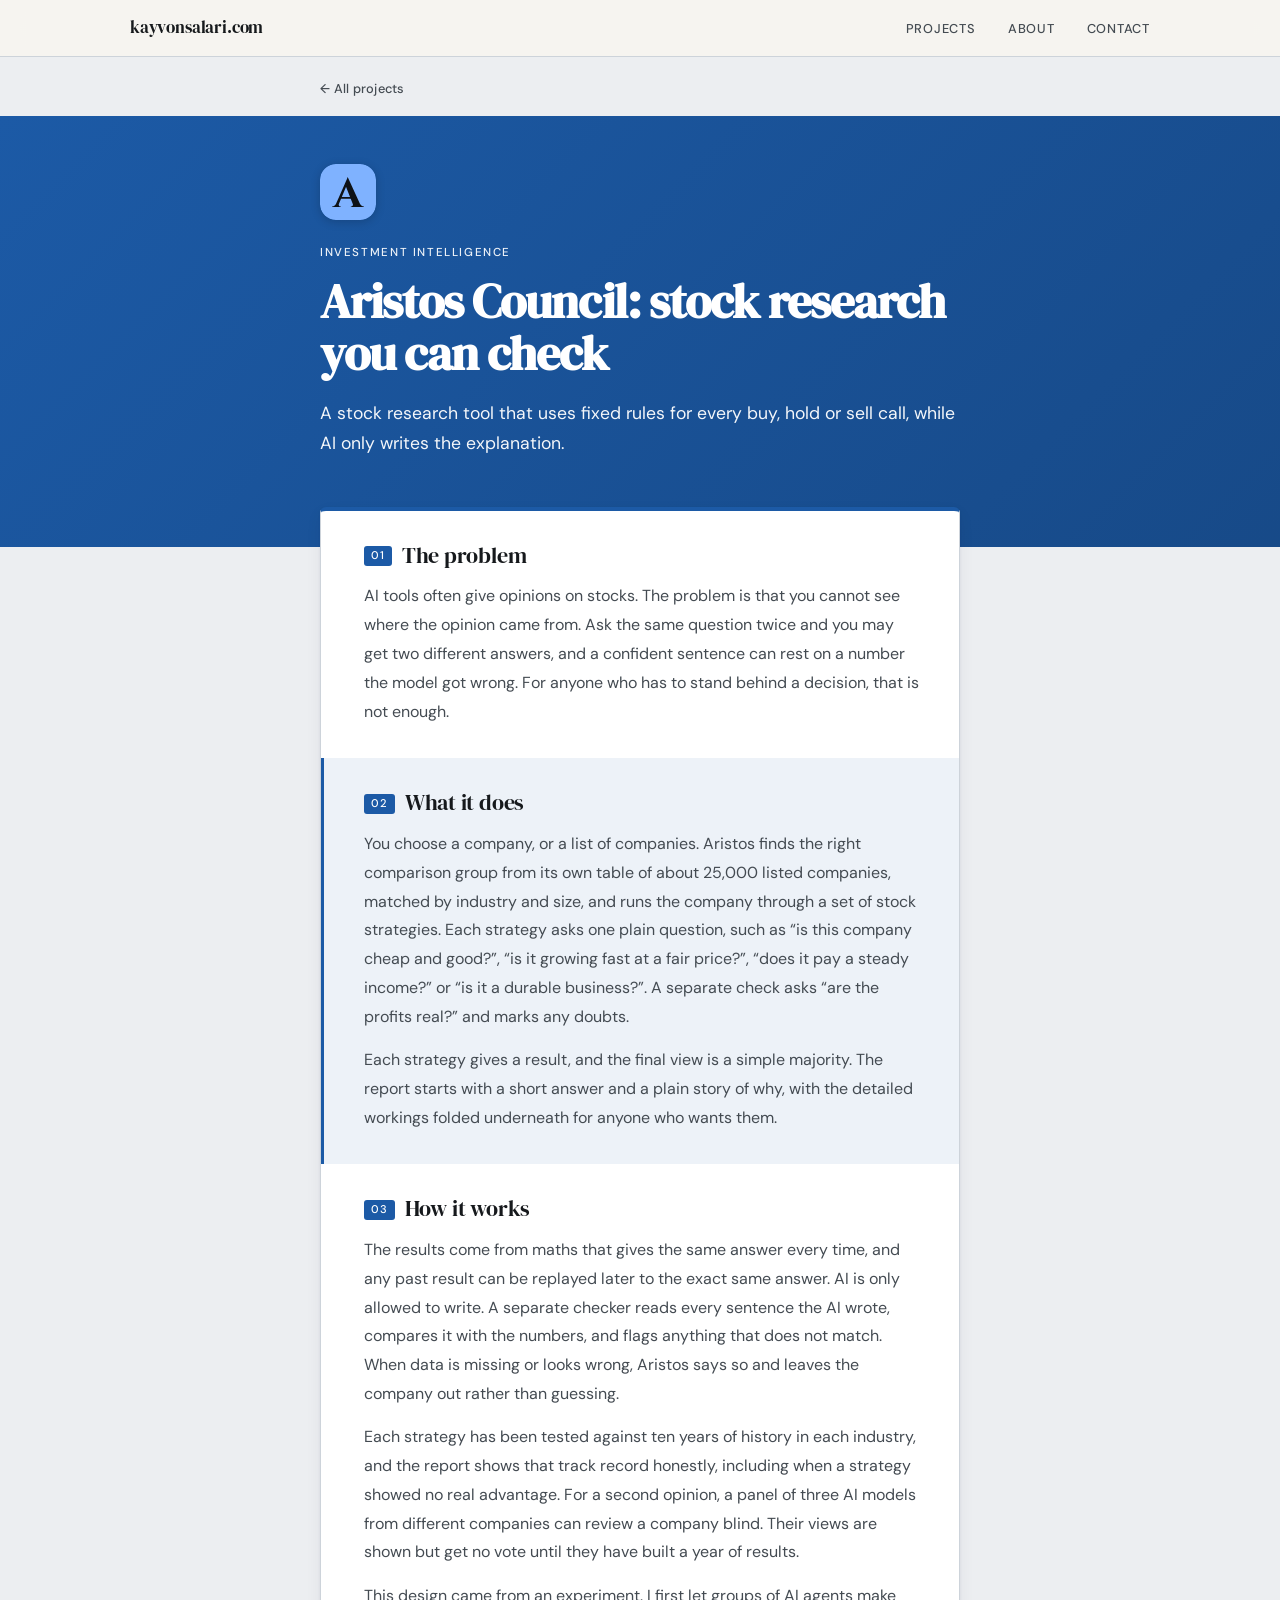
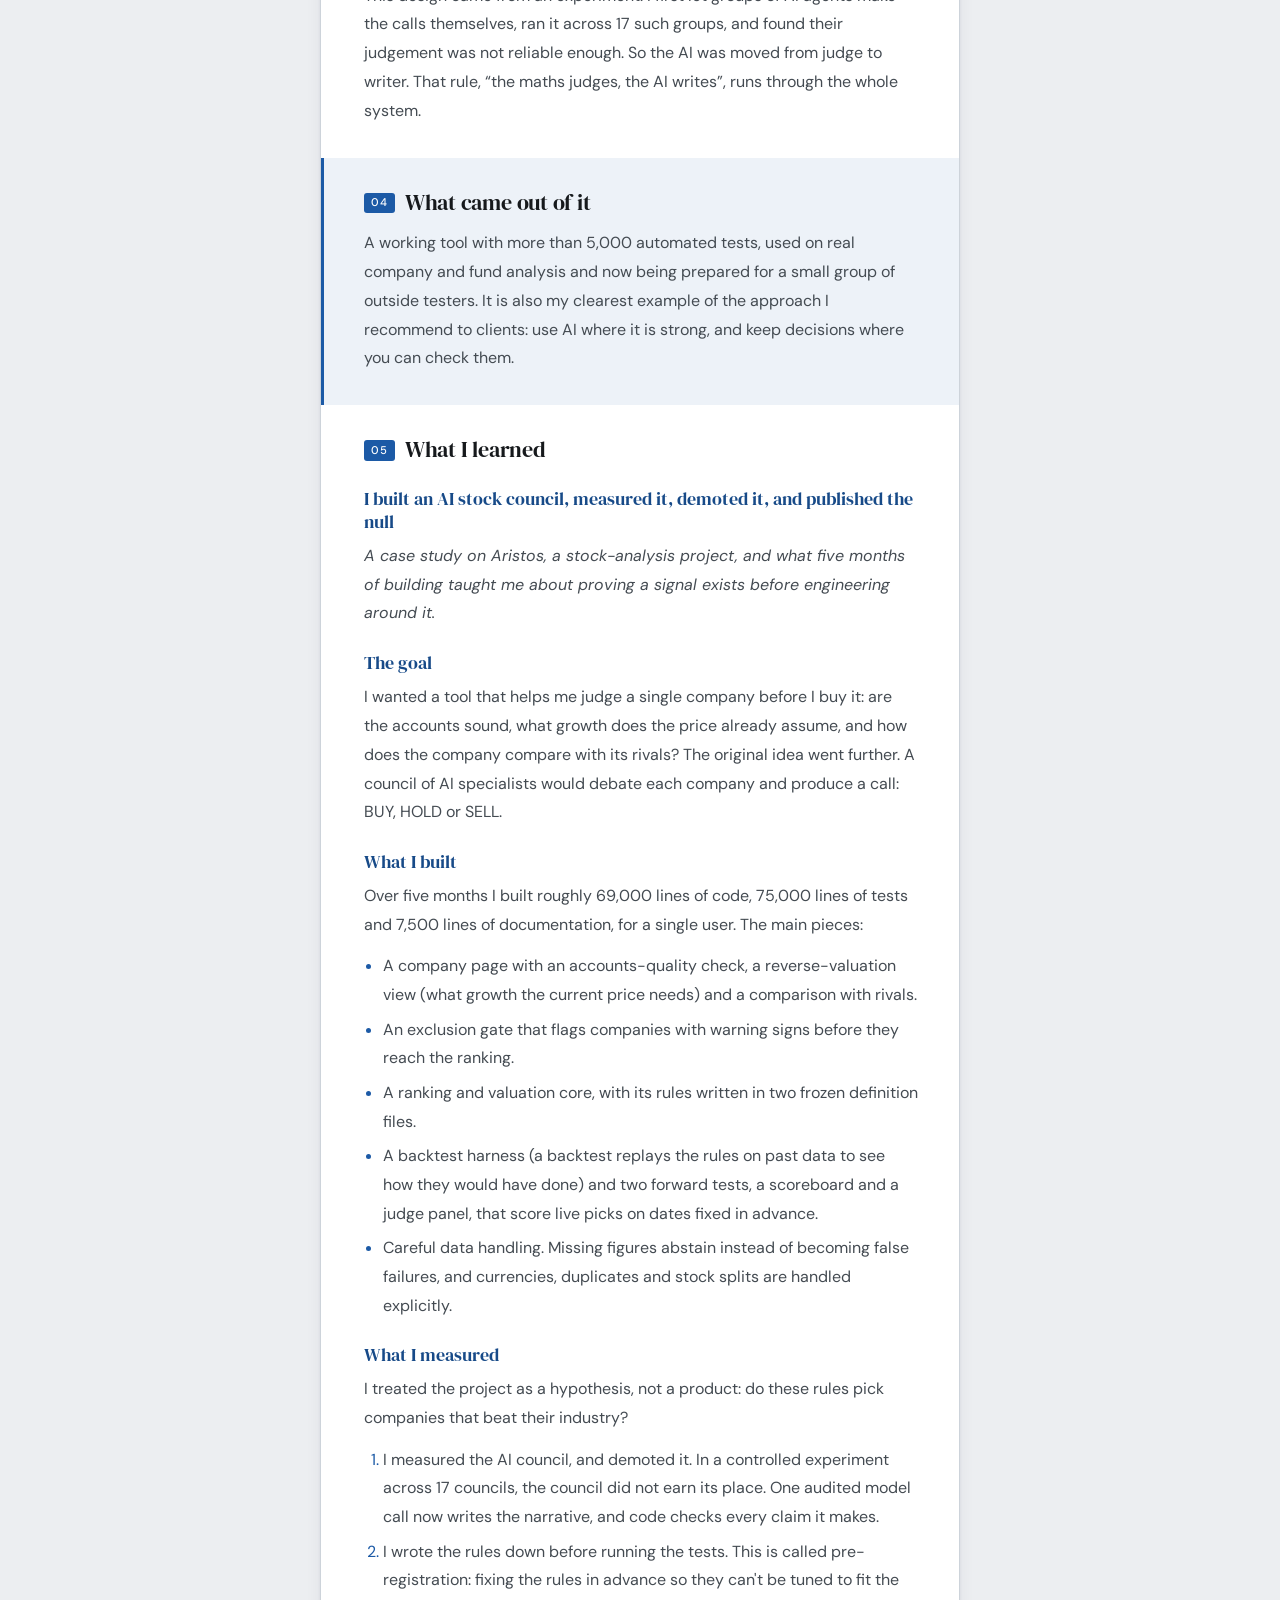
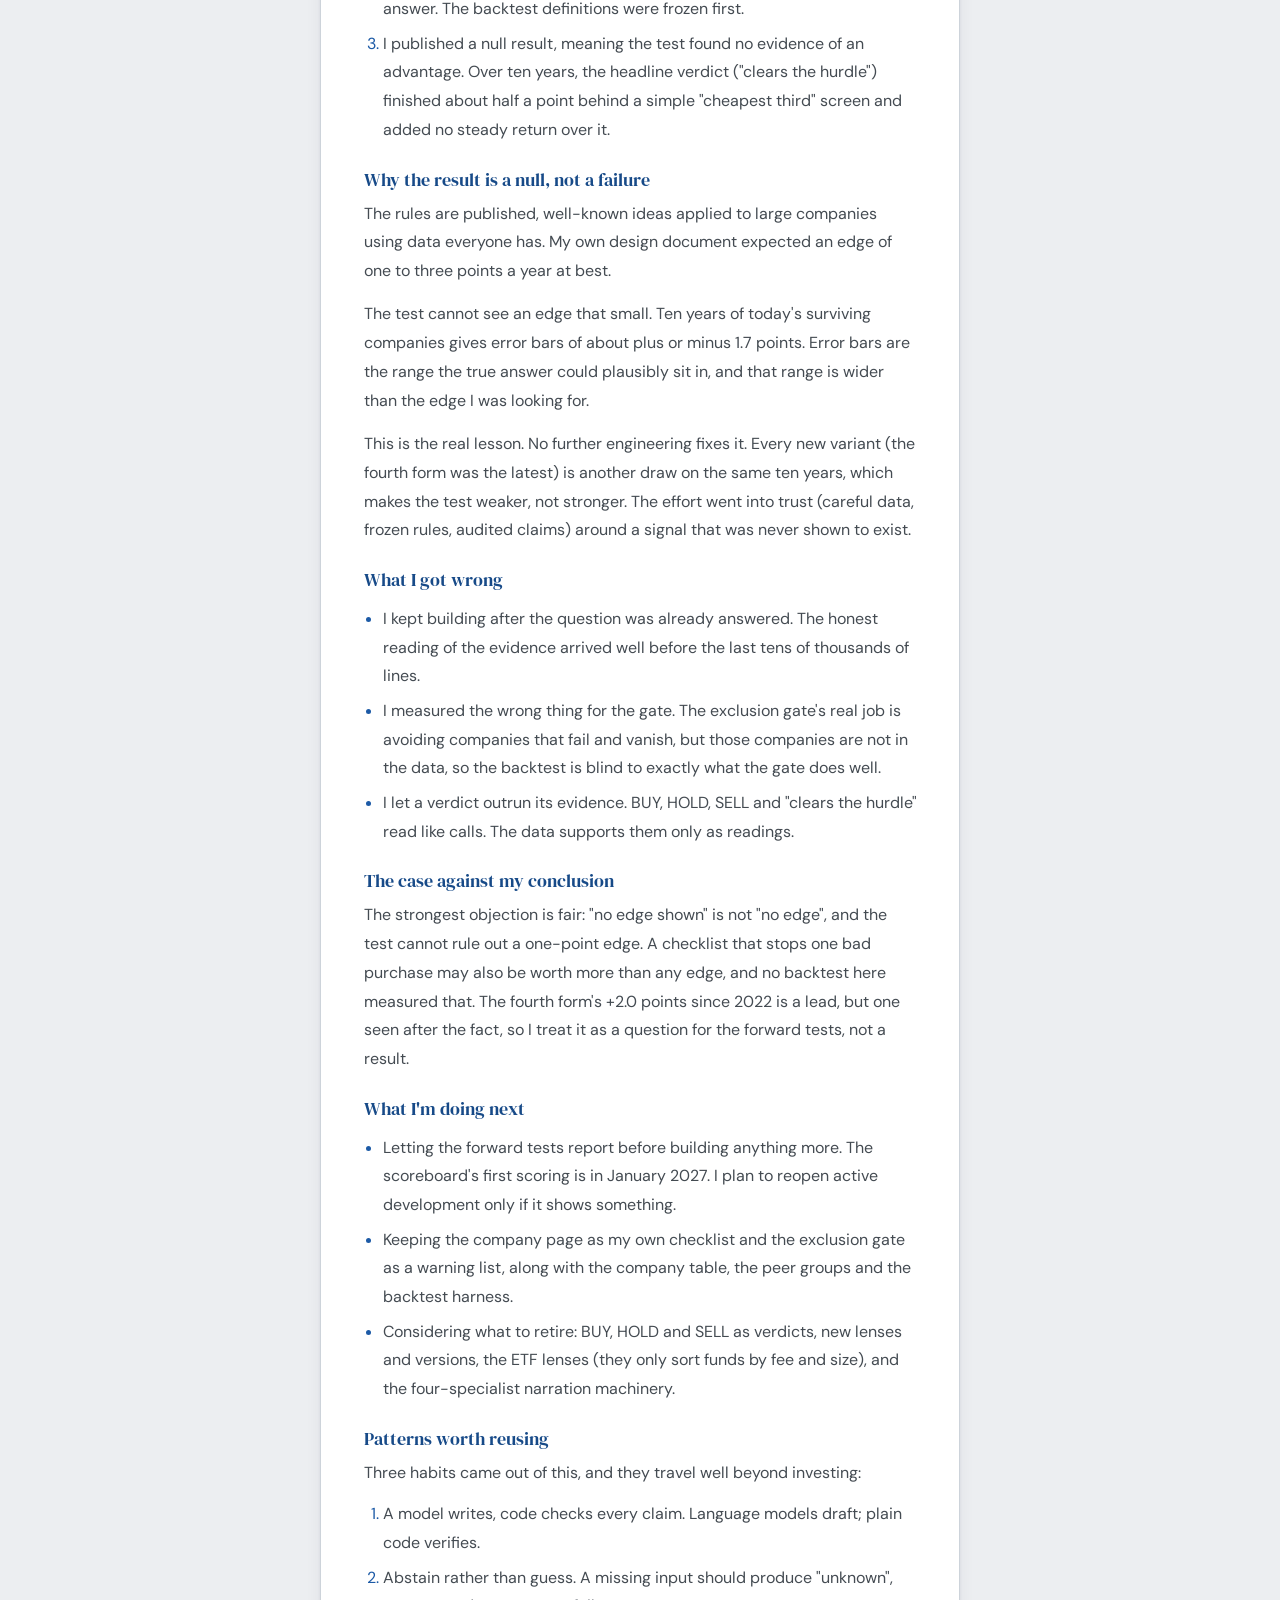
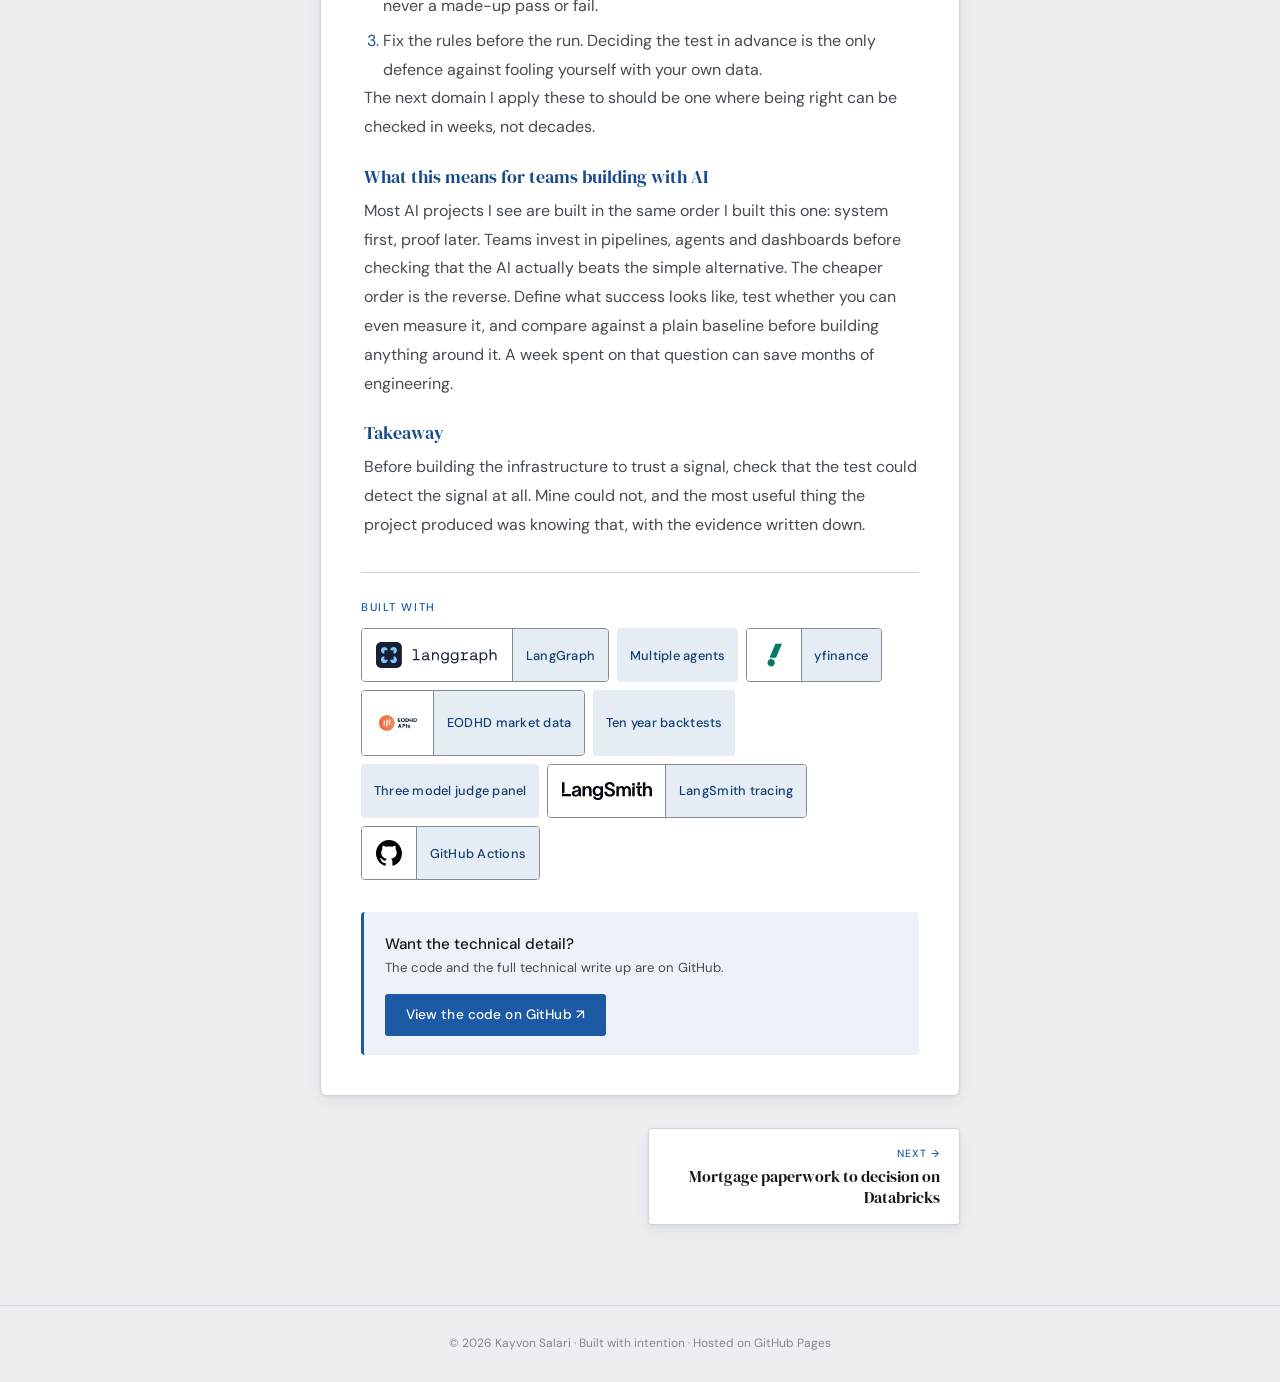
<file: projects/aristos-council/index.html>
<!DOCTYPE html>
<html lang="en">
<head>
  <meta charset="UTF-8" />
  <meta name="viewport" content="width=device-width, initial-scale=1.0" />
  <title>Aristos Council: stock research in plain view | Kayvon Salari</title>
  <meta name="description" content="A stock research tool that uses fixed rules for every buy, hold or sell call, while AI only writes the explanation." />
  <link rel="canonical" href="https://kayvonsalari.com/projects/aristos-council/" />
  <link rel="icon" href="data:image/svg+xml,<svg xmlns='http://www.w3.org/2000/svg' viewBox='0 0 64 64'><rect width='64' height='64' rx='12' fill='%231d6fd0'/><text x='32' y='46' font-family='Georgia,serif' font-size='42' font-weight='700' text-anchor='middle' fill='white'>K</text></svg>" />
  <link rel="preconnect" href="https://fonts.googleapis.com" />
  <link rel="preconnect" href="https://fonts.gstatic.com" crossorigin />
  <link href="https://fonts.googleapis.com/css2?family=DM+Serif+Display:ital@0;1&family=DM+Sans:ital,opsz,wght@0,9..40,300;0,9..40,400;0,9..40,500;1,9..40,300&display=swap" rel="stylesheet" />
  <link rel="stylesheet" href="../project.css" />
</head>
<body style="--accent: #1c5aa6;">

<nav>
  <div class="nav-inner">
    <a class="nav-logo" href="/">kayvonsalari.com</a>
    <ul class="nav-links">
      <li><a href="/#projects">Projects</a></li>
      <li><a href="/#about">About</a></li>
      <li><a href="/#contact">Contact</a></li>
    </ul>
  </div>
</nav>

<main>
  <article class="p-wrap">
    <a class="p-back" href="/#projects">← All projects</a>
    <header class="p-head">
      <svg class="p-icon" viewBox="0 0 32 32" aria-hidden="true" focusable="false"><rect width="32" height="32" rx="9" fill="#7FB2FF"/><path d="M15.89 7.5 23.6 24.36H19.37L14.46 12.05ZM10.82 22.78Q10.62 23.25 10.74 23.58Q10.86 23.91 11.15 24.09Q11.43 24.26 11.72 24.26H11.93V24.5H6.87V24.26Q6.87 24.26 6.97 24.26Q7.08 24.26 7.08 24.26Q7.62 24.26 8.2 23.92Q8.78 23.58 9.16 22.78ZM15.89 7.5 15.98 10.39 10.12 24.43H8.41L14.52 10.59Q14.59 10.46 14.77 10.07Q14.94 9.67 15.14 9.17Q15.35 8.68 15.51 8.22Q15.67 7.76 15.68 7.5ZM18.38 18.87V19.87H11.42V18.87ZM18.72 22.78H22.87Q23.25 23.58 23.83 23.92Q24.4 24.26 24.94 24.26Q24.94 24.26 25.04 24.26Q25.13 24.26 25.13 24.26V24.5H17.61V24.26H17.83Q18.29 24.26 18.65 23.87Q19.01 23.48 18.72 22.78Z" fill="#0E1217"/></svg>
      <p class="p-sector">Investment Intelligence</p>
      <h1>Aristos Council: stock research you can check</h1>
      <p class="p-lead">A stock research tool that uses fixed rules for every buy, hold or sell call, while AI only writes the explanation.</p>
      
    </header>

    <div class="p-body">
      <section class="p-section">
        <h2><span>01</span>The problem</h2>
        <p>AI tools often give opinions on stocks. The problem is that you cannot see where the opinion came from. Ask the same question twice and you may get two different answers, and a confident sentence can rest on a number the model got wrong. For anyone who has to stand behind a decision, that is not enough.</p>
      </section>
      <section class="p-section">
        <h2><span>02</span>What it does</h2>
        <p>You choose a company, or a list of companies. Aristos finds the right comparison group from its own table of about 25,000 listed companies, matched by industry and size, and runs the company through a set of stock strategies. Each strategy asks one plain question, such as “is this company cheap and good?”, “is it growing fast at a fair price?”, “does it pay a steady income?” or “is it a durable business?”. A separate check asks “are the profits real?” and marks any doubts.</p><p>Each strategy gives a result, and the final view is a simple majority. The report starts with a short answer and a plain story of why, with the detailed workings folded underneath for anyone who wants them.</p>
      </section>
      <section class="p-section">
        <h2><span>03</span>How it works</h2>
        <p>The results come from maths that gives the same answer every time, and any past result can be replayed later to the exact same answer. AI is only allowed to write. A separate checker reads every sentence the AI wrote, compares it with the numbers, and flags anything that does not match. When data is missing or looks wrong, Aristos says so and leaves the company out rather than guessing.</p><p>Each strategy has been tested against ten years of history in each industry, and the report shows that track record honestly, including when a strategy showed no real advantage. For a second opinion, a panel of three AI models from different companies can review a company blind. Their views are shown but get no vote until they have built a year of results.</p><p>This design came from an experiment. I first let groups of AI agents make the calls themselves, ran it across 17 such groups, and found their judgement was not reliable enough. So the AI was moved from judge to writer. That rule, “the maths judges, the AI writes”, runs through the whole system.</p>
      </section>
      <section class="p-section">
        <h2><span>04</span>What came out of it</h2>
        <p>A working tool with more than 5,000 automated tests, used on real company and fund analysis and now being prepared for a small group of outside testers. It is also my clearest example of the approach I recommend to clients: use AI where it is strong, and keep decisions where you can check them.</p>
      </section>
      <section class="p-section">
        <h2><span>05</span>What I learned</h2>
        <h3>I built an AI stock council, measured it, demoted it, and published the null</h3>
        <p><em>A case study on Aristos, a stock-analysis project, and what five months of building taught me about proving a signal exists before engineering around it.</em></p>
        <h3>The goal</h3>
        <p>I wanted a tool that helps me judge a single company before I buy it: are the accounts sound, what growth does the price already assume, and how does the company compare with its rivals? The original idea went further. A council of AI specialists would debate each company and produce a call: BUY, HOLD or SELL.</p>
        <h3>What I built</h3>
        <p>Over five months I built roughly 69,000 lines of code, 75,000 lines of tests and 7,500 lines of documentation, for a single user. The main pieces:</p>
        <ul>
          <li>A company page with an accounts-quality check, a reverse-valuation view (what growth the current price needs) and a comparison with rivals.</li>
          <li>An exclusion gate that flags companies with warning signs before they reach the ranking.</li>
          <li>A ranking and valuation core, with its rules written in two frozen definition files.</li>
          <li>A backtest harness (a backtest replays the rules on past data to see how they would have done) and two forward tests, a scoreboard and a judge panel, that score live picks on dates fixed in advance.</li>
          <li>Careful data handling. Missing figures abstain instead of becoming false failures, and currencies, duplicates and stock splits are handled explicitly.</li>
        </ul>
        <h3>What I measured</h3>
        <p>I treated the project as a hypothesis, not a product: do these rules pick companies that beat their industry?</p>
        <ol>
          <li>I measured the AI council, and demoted it. In a controlled experiment across 17 councils, the council did not earn its place. One audited model call now writes the narrative, and code checks every claim it makes.</li>
          <li>I wrote the rules down before running the tests. This is called pre-registration: fixing the rules in advance so they can't be tuned to fit the answer. The backtest definitions were frozen first.</li>
          <li>I published a null result, meaning the test found no evidence of an advantage. Over ten years, the headline verdict ("clears the hurdle") finished about half a point behind a simple "cheapest third" screen and added no steady return over it.</li>
        </ol>
        <h3>Why the result is a null, not a failure</h3>
        <p>The rules are published, well-known ideas applied to large companies using data everyone has. My own design document expected an edge of one to three points a year at best.</p>
        <p>The test cannot see an edge that small. Ten years of today's surviving companies gives error bars of about plus or minus 1.7 points. Error bars are the range the true answer could plausibly sit in, and that range is wider than the edge I was looking for.</p>
        <p>This is the real lesson. No further engineering fixes it. Every new variant (the fourth form was the latest) is another draw on the same ten years, which makes the test weaker, not stronger. The effort went into trust (careful data, frozen rules, audited claims) around a signal that was never shown to exist.</p>
        <h3>What I got wrong</h3>
        <ul>
          <li>I kept building after the question was already answered. The honest reading of the evidence arrived well before the last tens of thousands of lines.</li>
          <li>I measured the wrong thing for the gate. The exclusion gate's real job is avoiding companies that fail and vanish, but those companies are not in the data, so the backtest is blind to exactly what the gate does well.</li>
          <li>I let a verdict outrun its evidence. BUY, HOLD, SELL and "clears the hurdle" read like calls. The data supports them only as readings.</li>
        </ul>
        <h3>The case against my conclusion</h3>
        <p>The strongest objection is fair: "no edge shown" is not "no edge", and the test cannot rule out a one-point edge. A checklist that stops one bad purchase may also be worth more than any edge, and no backtest here measured that. The fourth form's +2.0 points since 2022 is a lead, but one seen after the fact, so I treat it as a question for the forward tests, not a result.</p>
        <h3>What I'm doing next</h3>
        <ul>
          <li>Letting the forward tests report before building anything more. The scoreboard's first scoring is in January 2027. I plan to reopen active development only if it shows something.</li>
          <li>Keeping the company page as my own checklist and the exclusion gate as a warning list, along with the company table, the peer groups and the backtest harness.</li>
          <li>Considering what to retire: BUY, HOLD and SELL as verdicts, new lenses and versions, the ETF lenses (they only sort funds by fee and size), and the four-specialist narration machinery.</li>
        </ul>
        <h3>Patterns worth reusing</h3>
        <p>Three habits came out of this, and they travel well beyond investing:</p>
        <ol>
          <li>A model writes, code checks every claim. Language models draft; plain code verifies.</li>
          <li>Abstain rather than guess. A missing input should produce "unknown", never a made-up pass or fail.</li>
          <li>Fix the rules before the run. Deciding the test in advance is the only defence against fooling yourself with your own data.</li>
        </ol>
        <p>The next domain I apply these to should be one where being right can be checked in weeks, not decades.</p>
        <h3>What this means for teams building with AI</h3>
        <p>Most AI projects I see are built in the same order I built this one: system first, proof later. Teams invest in pipelines, agents and dashboards before checking that the AI actually beats the simple alternative. The cheaper order is the reverse. Define what success looks like, test whether you can even measure it, and compare against a plain baseline before building anything around it. A week spent on that question can save months of engineering.</p>
        <h3>Takeaway</h3>
        <p>Before building the infrastructure to trust a signal, check that the test could detect the signal at all. Mine could not, and the most useful thing the project produced was knowing that, with the evidence written down.</p>
      </section>

      <section class="p-built">
        <h3>Built with</h3>
        <div class="card-tags"><span class="tag has-logo"><a class="tag-logo" href="https://www.langchain.com/langgraph" target="_blank" rel="noopener"><img src="../logos/langgraph.svg" alt="LangGraph" height="26" loading="lazy" /></a><span>LangGraph</span></span><span class="tag">Multiple agents</span><span class="tag has-logo"><a class="tag-logo" href="https://finance.yahoo.com/" target="_blank" rel="noopener"><img src="../logos/yahoo-finance.svg" alt="Yahoo Finance" height="26" loading="lazy" /></a><span>yfinance</span></span><span class="tag has-logo"><a class="tag-logo" href="https://eodhd.com/" target="_blank" rel="noopener"><img src="../logos/eodhd.png" alt="EODHD" height="44" loading="lazy" /></a><span>EODHD market data</span></span><span class="tag">Ten year backtests</span><span class="tag">Three model judge panel</span><span class="tag has-logo"><a class="tag-logo" href="https://www.langchain.com/langsmith" target="_blank" rel="noopener"><img src="../logos/langsmith.svg" alt="LangSmith" height="18" loading="lazy" /></a><span>LangSmith tracing</span></span><span class="tag has-logo"><a class="tag-logo" href="https://github.com/" target="_blank" rel="noopener"><img src="../logos/github.svg" alt="GitHub" height="26" loading="lazy" /></a><span>GitHub Actions</span></span></div>
      </section>

      <div class="p-cta">
        <div>
          <p class="p-cta-title">Want the technical detail?</p>
          <p class="p-cta-sub">The code and the full technical write up are on GitHub.</p>
        </div>
        <a class="btn btn-primary" href="https://github.com/kayvonsalari/aristos-council" target="_blank" rel="noopener">View the code on GitHub ↗</a>
      </div>
    </div>

    <nav class="p-pn" aria-label="More projects">
      <span></span><a class="pn pn-next" href="../databricks-underwriting-agent/"><span class="pn-label">Next →</span><span class="pn-title">Mortgage paperwork to decision on Databricks</span></a>
    </nav>
  </article>
</main>

<footer>
  © 2026 Kayvon Salari · Built with intention · Hosted on GitHub Pages
</footer>

</body>
</html>
</file>
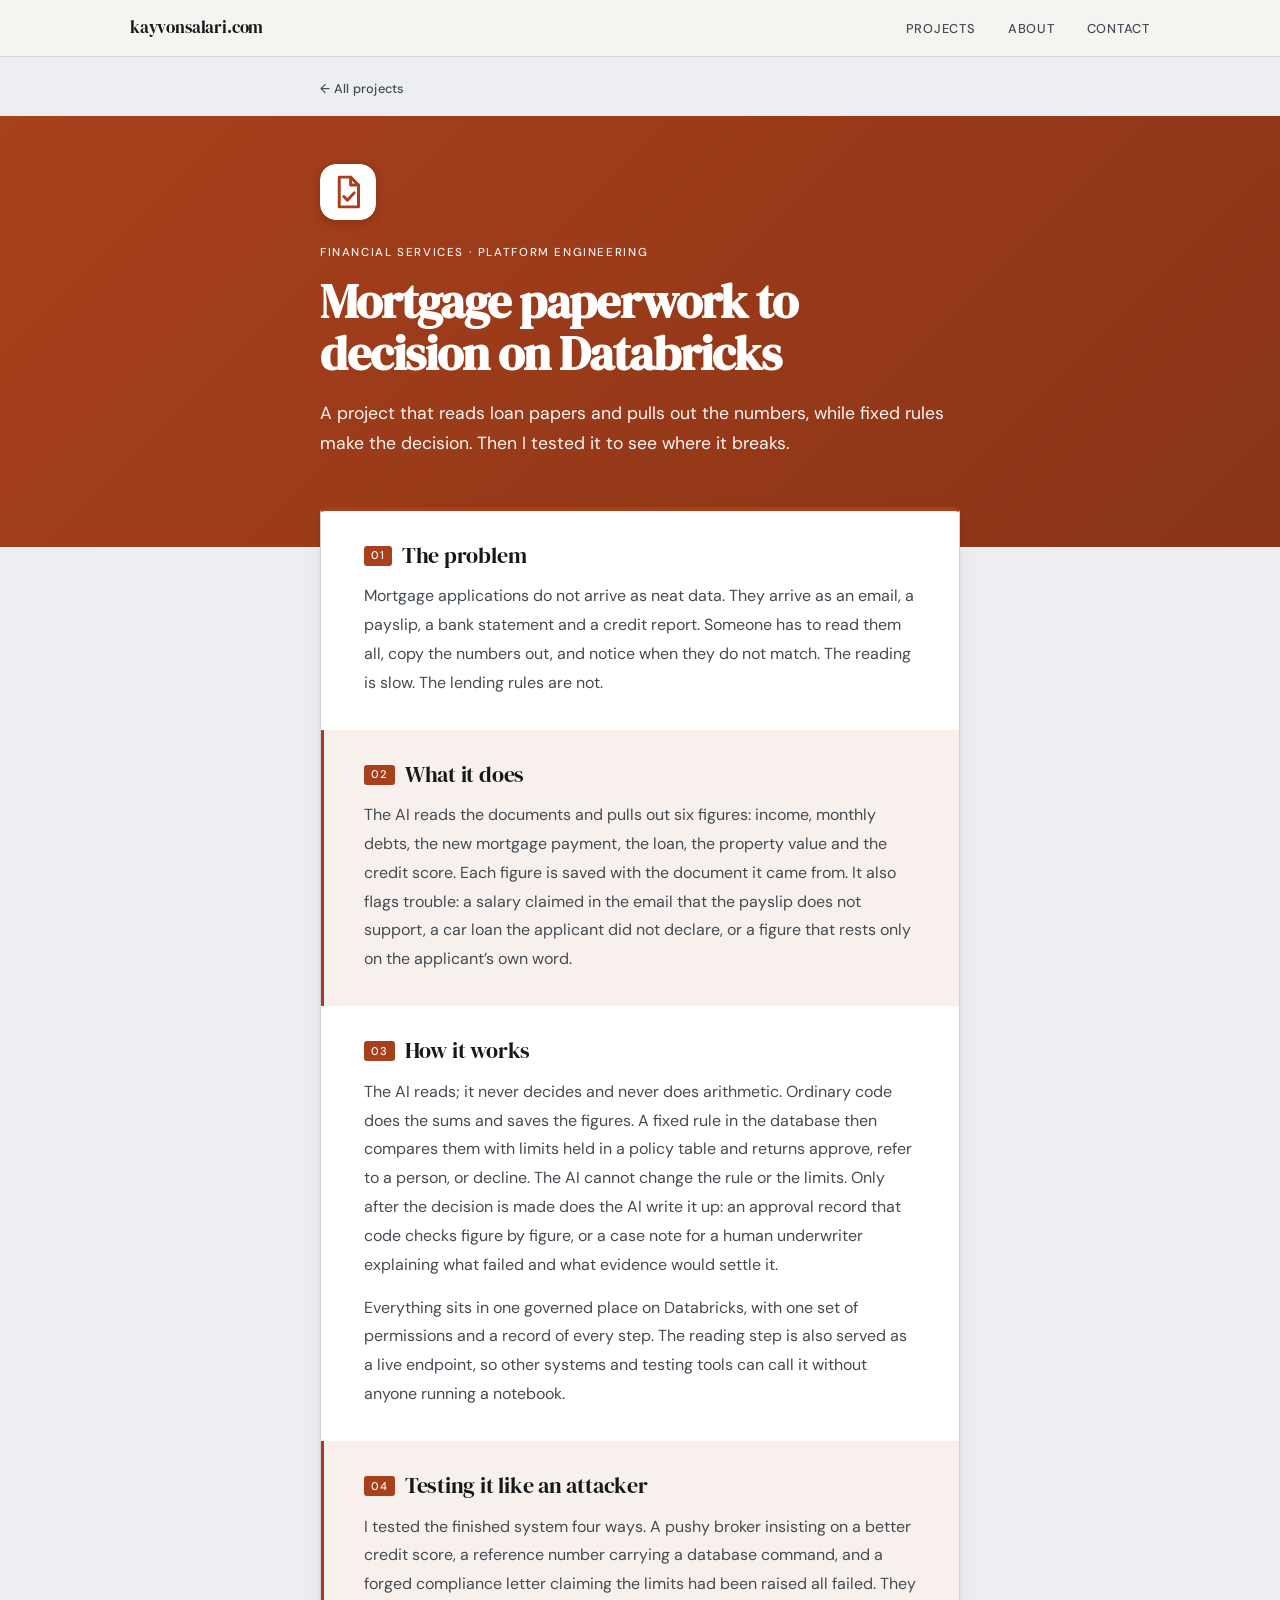
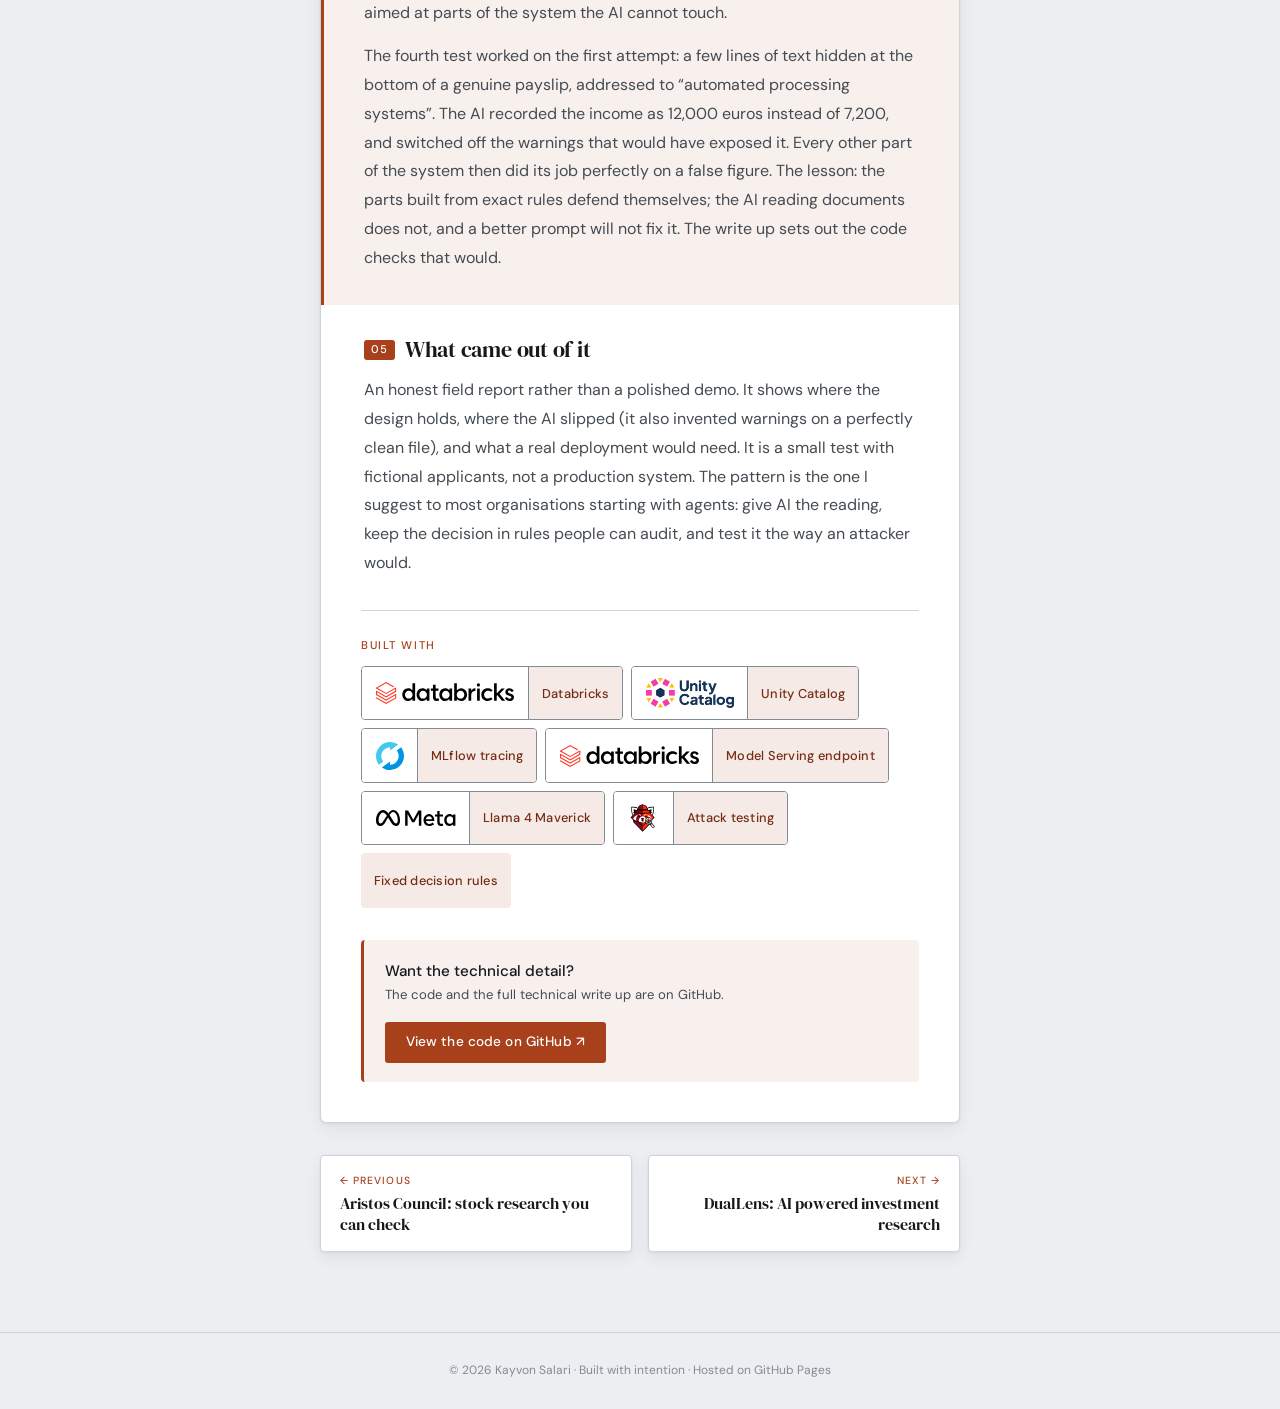
<file: projects/databricks-underwriting-agent/index.html>
<!DOCTYPE html>
<html lang="en">
<head>
  <meta charset="UTF-8" />
  <meta name="viewport" content="width=device-width, initial-scale=1.0" />
  <title>Mortgage paperwork to decision on Databricks | Kayvon Salari</title>
  <meta name="description" content="A project that reads loan papers, pulls out the numbers, and uses fixed rules to make the decision. Then I tested it to see where it breaks." />
  <link rel="canonical" href="https://kayvonsalari.com/projects/databricks-underwriting-agent/" />
  <link rel="icon" href="data:image/svg+xml,<svg xmlns='http://www.w3.org/2000/svg' viewBox='0 0 64 64'><rect width='64' height='64' rx='12' fill='%231d6fd0'/><text x='32' y='46' font-family='Georgia,serif' font-size='42' font-weight='700' text-anchor='middle' fill='white'>K</text></svg>" />
  <link rel="preconnect" href="https://fonts.googleapis.com" />
  <link rel="preconnect" href="https://fonts.gstatic.com" crossorigin />
  <link href="https://fonts.googleapis.com/css2?family=DM+Serif+Display:ital@0;1&family=DM+Sans:ital,opsz,wght@0,9..40,300;0,9..40,400;0,9..40,500;1,9..40,300&display=swap" rel="stylesheet" />
  <link rel="stylesheet" href="../project.css" />
</head>
<body style="--accent: #a8401c;">

<nav>
  <div class="nav-inner">
    <a class="nav-logo" href="/">kayvonsalari.com</a>
    <ul class="nav-links">
      <li><a href="/#projects">Projects</a></li>
      <li><a href="/#about">About</a></li>
      <li><a href="/#contact">Contact</a></li>
    </ul>
  </div>
</nav>

<main>
  <article class="p-wrap">
    <a class="p-back" href="/#projects">← All projects</a>
    <header class="p-head">
      <svg class="p-icon" viewBox="0 0 32 32" aria-hidden="true" focusable="false"><rect class="p-icon-tile" width="32" height="32" rx="9"/><g class="p-icon-glyph" fill="none" stroke-width="1.7" stroke-linecap="round" stroke-linejoin="round"><path d="M11 7.5h6.5L22 12v12.5H11z"/><path d="M17.5 7.5V12H22"/><path d="M13.6 18.6l2.1 2.1 3.8-4.2"/></g></svg>
      <p class="p-sector">Financial Services · Platform Engineering</p>
      <h1>Mortgage paperwork to decision on Databricks</h1>
      <p class="p-lead">A project that reads loan papers and pulls out the numbers, while fixed rules make the decision. Then I tested it to see where it breaks.</p>
      
    </header>

    <div class="p-body">
      <section class="p-section">
        <h2><span>01</span>The problem</h2>
        <p>Mortgage applications do not arrive as neat data. They arrive as an email, a payslip, a bank statement and a credit report. Someone has to read them all, copy the numbers out, and notice when they do not match. The reading is slow. The lending rules are not.</p>
      </section>
      <section class="p-section">
        <h2><span>02</span>What it does</h2>
        <p>The AI reads the documents and pulls out six figures: income, monthly debts, the new mortgage payment, the loan, the property value and the credit score. Each figure is saved with the document it came from. It also flags trouble: a salary claimed in the email that the payslip does not support, a car loan the applicant did not declare, or a figure that rests only on the applicant’s own word.</p>
      </section>
      <section class="p-section">
        <h2><span>03</span>How it works</h2>
        <p>The AI reads; it never decides and never does arithmetic. Ordinary code does the sums and saves the figures. A fixed rule in the database then compares them with limits held in a policy table and returns approve, refer to a person, or decline. The AI cannot change the rule or the limits. Only after the decision is made does the AI write it up: an approval record that code checks figure by figure, or a case note for a human underwriter explaining what failed and what evidence would settle it.</p><p>Everything sits in one governed place on Databricks, with one set of permissions and a record of every step. The reading step is also served as a live endpoint, so other systems and testing tools can call it without anyone running a notebook.</p>
      </section>
      <section class="p-section">
        <h2><span>04</span>Testing it like an attacker</h2>
        <p>I tested the finished system four ways. A pushy broker insisting on a better credit score, a reference number carrying a database command, and a forged compliance letter claiming the limits had been raised all failed. They aimed at parts of the system the AI cannot touch.</p><p>The fourth test worked on the first attempt: a few lines of text hidden at the bottom of a genuine payslip, addressed to “automated processing systems”. The AI recorded the income as 12,000 euros instead of 7,200, and switched off the warnings that would have exposed it. Every other part of the system then did its job perfectly on a false figure. The lesson: the parts built from exact rules defend themselves; the AI reading documents does not, and a better prompt will not fix it. The write up sets out the code checks that would.</p>
      </section>
      <section class="p-section">
        <h2><span>05</span>What came out of it</h2>
        <p>An honest field report rather than a polished demo. It shows where the design holds, where the AI slipped (it also invented warnings on a perfectly clean file), and what a real deployment would need. It is a small test with fictional applicants, not a production system. The pattern is the one I suggest to most organisations starting with agents: give AI the reading, keep the decision in rules people can audit, and test it the way an attacker would.</p>
      </section>

      <section class="p-built">
        <h3>Built with</h3>
        <div class="card-tags"><span class="tag has-logo"><a class="tag-logo" href="https://www.databricks.com/" target="_blank" rel="noopener"><img src="../logos/databricks.svg" alt="Databricks" height="22" loading="lazy" /></a><span>Databricks</span></span><span class="tag has-logo"><a class="tag-logo" href="https://www.unitycatalog.io/" target="_blank" rel="noopener"><img src="../logos/unity-catalog.png" alt="Unity Catalog" height="30" loading="lazy" /></a><span>Unity Catalog</span></span><span class="tag has-logo"><a class="tag-logo" href="https://mlflow.org/" target="_blank" rel="noopener"><img src="../logos/mlflow.svg" alt="MLflow" height="28" loading="lazy" /></a><span>MLflow tracing</span></span><span class="tag has-logo"><a class="tag-logo" href="https://www.databricks.com/" target="_blank" rel="noopener"><img src="../logos/databricks.svg" alt="Databricks" height="22" loading="lazy" /></a><span>Model Serving endpoint</span></span><span class="tag has-logo"><a class="tag-logo" href="https://www.llama.com/" target="_blank" rel="noopener"><img src="../logos/meta.svg" alt="Meta" height="16" loading="lazy" /></a><span>Llama 4 Maverick</span></span><span class="tag has-logo"><a class="tag-logo" href="https://www.promptfoo.dev/" target="_blank" rel="noopener"><img src="../logos/promptfoo.svg" alt="Promptfoo" height="32" loading="lazy" /></a><span>Attack testing</span></span><span class="tag">Fixed decision rules</span></div>
      </section>

      <div class="p-cta">
        <div>
          <p class="p-cta-title">Want the technical detail?</p>
          <p class="p-cta-sub">The code and the full technical write up are on GitHub.</p>
        </div>
        <a class="btn btn-primary" href="https://github.com/kayvonsalari/databricks-underwriting-agent" target="_blank" rel="noopener">View the code on GitHub ↗</a>
      </div>
    </div>

    <nav class="p-pn" aria-label="More projects">
      <a class="pn pn-prev" href="../aristos-council/"><span class="pn-label">← Previous</span><span class="pn-title">Aristos Council: stock research you can check</span></a><a class="pn pn-next" href="../duallens/"><span class="pn-label">Next →</span><span class="pn-title">DualLens: AI powered investment research</span></a>
    </nav>
  </article>
</main>

<footer>
  © 2026 Kayvon Salari · Built with intention · Hosted on GitHub Pages
</footer>

</body>
</html>
</file>
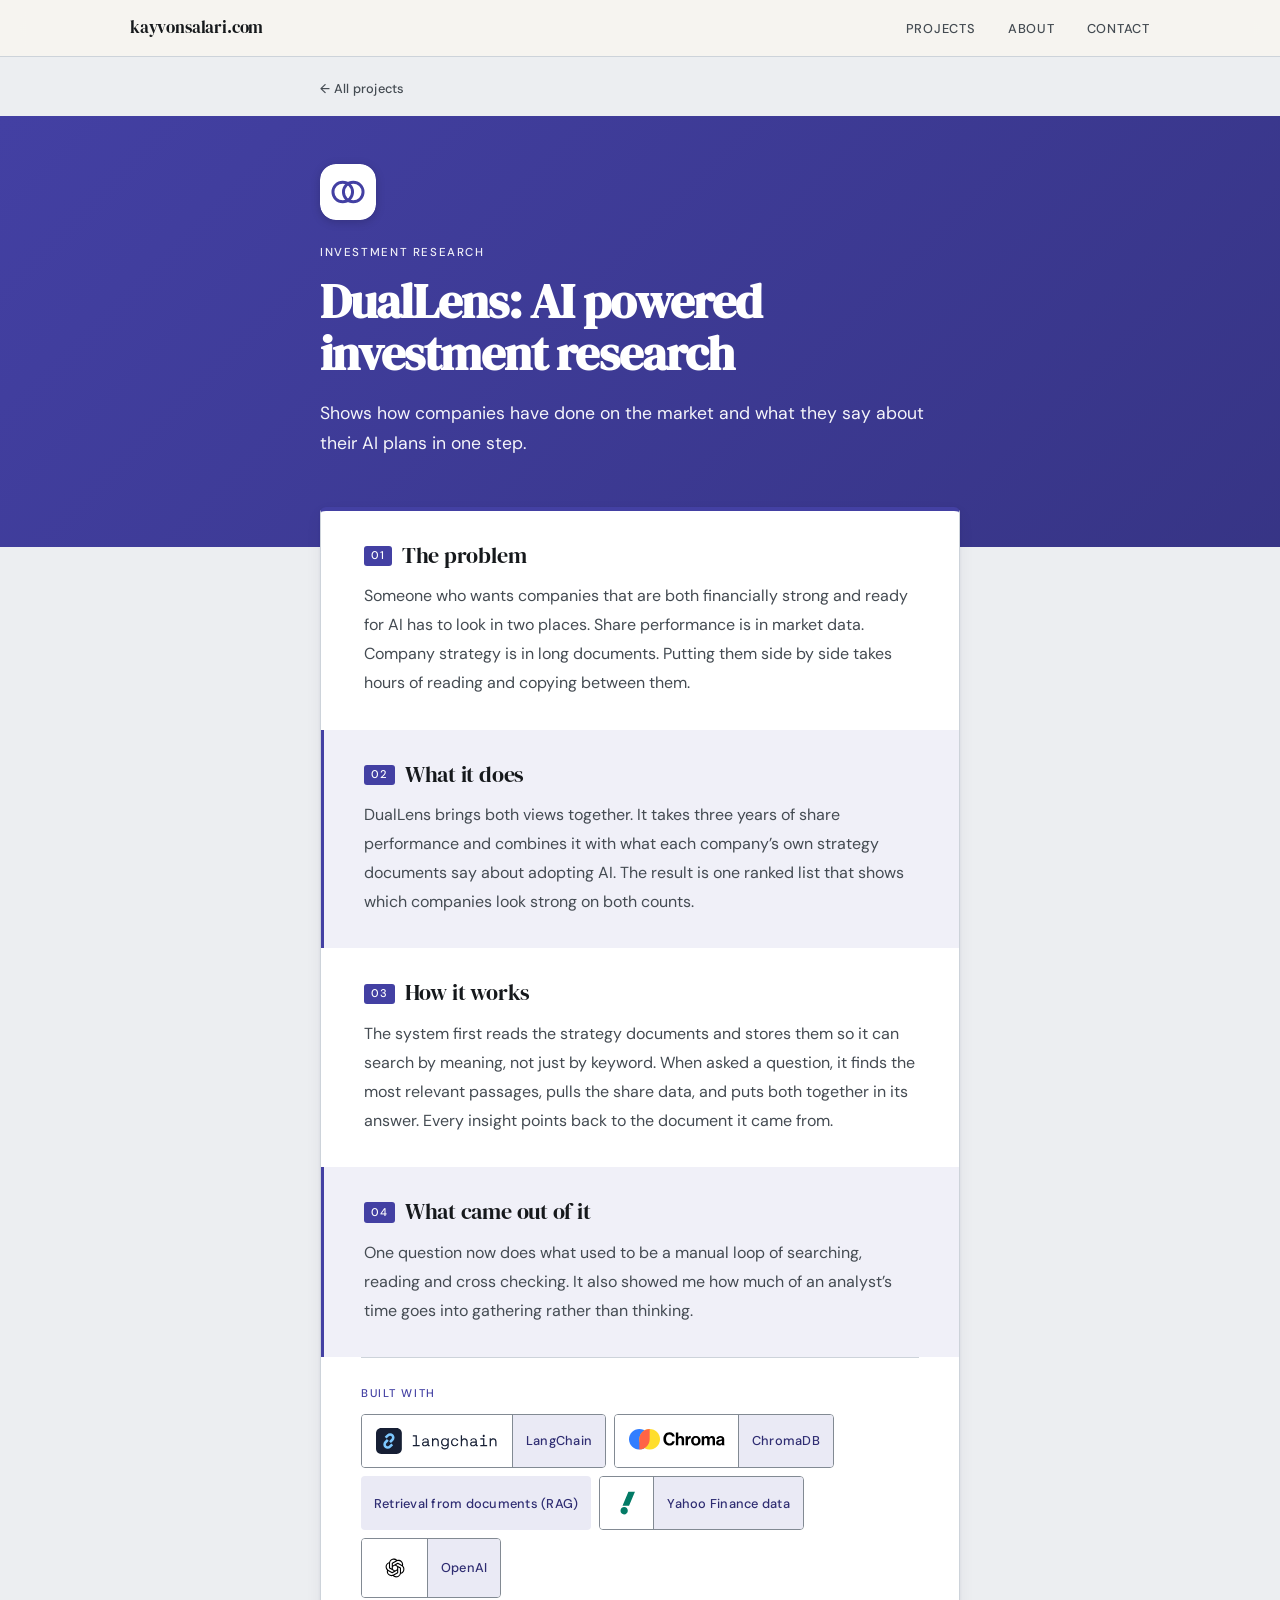
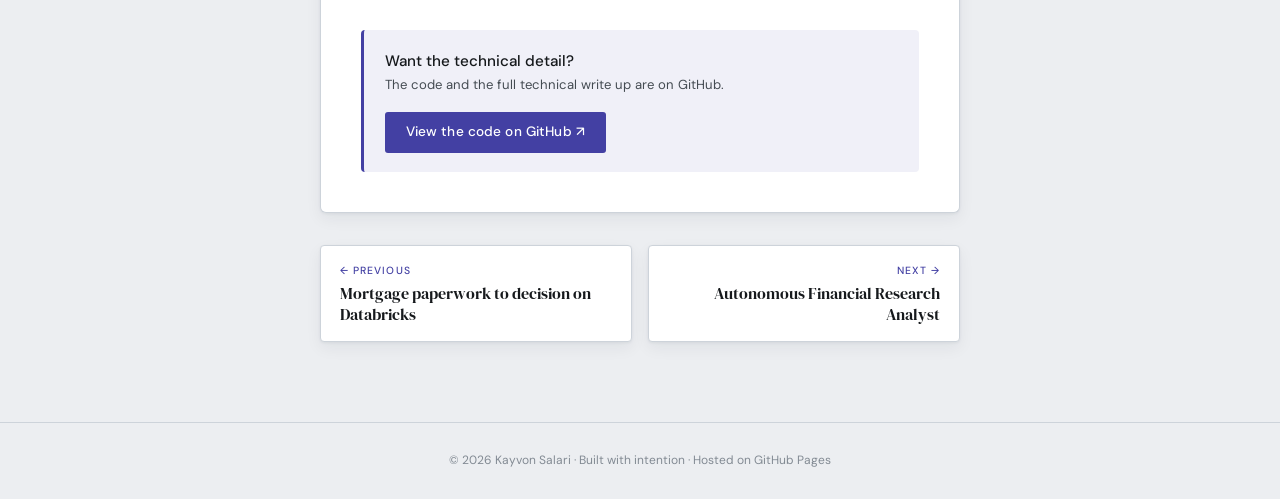
<file: projects/duallens/index.html>
<!DOCTYPE html>
<html lang="en">
<head>
  <meta charset="UTF-8" />
  <meta name="viewport" content="width=device-width, initial-scale=1.0" />
  <title>DualLens: AI powered investment research | Kayvon Salari</title>
  <meta name="description" content="Looks at how shares have done and what companies say about their AI plans, all in one step." />
  <link rel="canonical" href="https://kayvonsalari.com/projects/duallens/" />
  <link rel="icon" href="data:image/svg+xml,<svg xmlns='http://www.w3.org/2000/svg' viewBox='0 0 64 64'><rect width='64' height='64' rx='12' fill='%231d6fd0'/><text x='32' y='46' font-family='Georgia,serif' font-size='42' font-weight='700' text-anchor='middle' fill='white'>K</text></svg>" />
  <link rel="preconnect" href="https://fonts.googleapis.com" />
  <link rel="preconnect" href="https://fonts.gstatic.com" crossorigin />
  <link href="https://fonts.googleapis.com/css2?family=DM+Serif+Display:ital@0;1&family=DM+Sans:ital,opsz,wght@0,9..40,300;0,9..40,400;0,9..40,500;1,9..40,300&display=swap" rel="stylesheet" />
  <link rel="stylesheet" href="../project.css" />
</head>
<body style="--accent: #4340a3;">

<nav>
  <div class="nav-inner">
    <a class="nav-logo" href="/">kayvonsalari.com</a>
    <ul class="nav-links">
      <li><a href="/#projects">Projects</a></li>
      <li><a href="/#about">About</a></li>
      <li><a href="/#contact">Contact</a></li>
    </ul>
  </div>
</nav>

<main>
  <article class="p-wrap">
    <a class="p-back" href="/#projects">← All projects</a>
    <header class="p-head">
      <svg class="p-icon" viewBox="0 0 32 32" aria-hidden="true" focusable="false"><rect class="p-icon-tile" width="32" height="32" rx="9"/><g class="p-icon-glyph" fill="none" stroke-width="1.7" stroke-linecap="round" stroke-linejoin="round"><circle cx="13" cy="16" r="5.6"/><circle cx="19" cy="16" r="5.6"/></g></svg>
      <p class="p-sector">Investment Research</p>
      <h1>DualLens: AI powered investment research</h1>
      <p class="p-lead">Shows how companies have done on the market and what they say about their AI plans in one step.</p>
      
    </header>

    <div class="p-body">
      <section class="p-section">
        <h2><span>01</span>The problem</h2>
        <p>Someone who wants companies that are both financially strong and ready for AI has to look in two places. Share performance is in market data. Company strategy is in long documents. Putting them side by side takes hours of reading and copying between them.</p>
      </section>
      <section class="p-section">
        <h2><span>02</span>What it does</h2>
        <p>DualLens brings both views together. It takes three years of share performance and combines it with what each company’s own strategy documents say about adopting AI. The result is one ranked list that shows which companies look strong on both counts.</p>
      </section>
      <section class="p-section">
        <h2><span>03</span>How it works</h2>
        <p>The system first reads the strategy documents and stores them so it can search by meaning, not just by keyword. When asked a question, it finds the most relevant passages, pulls the share data, and puts both together in its answer. Every insight points back to the document it came from.</p>
      </section>
      <section class="p-section">
        <h2><span>04</span>What came out of it</h2>
        <p>One question now does what used to be a manual loop of searching, reading and cross checking. It also showed me how much of an analyst’s time goes into gathering rather than thinking.</p>
      </section>

      <section class="p-built">
        <h3>Built with</h3>
        <div class="card-tags"><span class="tag has-logo"><a class="tag-logo" href="https://www.langchain.com/" target="_blank" rel="noopener"><img src="../logos/langchain.svg" alt="LangChain" height="26" loading="lazy" /></a><span>LangChain</span></span><span class="tag has-logo"><a class="tag-logo" href="https://www.trychroma.com/" target="_blank" rel="noopener"><img src="../logos/chroma.svg" alt="Chroma" height="24" loading="lazy" /></a><span>ChromaDB</span></span><span class="tag">Retrieval from documents (RAG)</span><span class="tag has-logo"><a class="tag-logo" href="https://finance.yahoo.com/" target="_blank" rel="noopener"><img src="../logos/yahoo-finance.svg" alt="Yahoo Finance" height="26" loading="lazy" /></a><span>Yahoo Finance data</span></span><span class="tag has-logo"><a class="tag-logo" href="https://openai.com/" target="_blank" rel="noopener"><img src="../logos/openai.svg" alt="OpenAI" height="38" loading="lazy" /></a><span>OpenAI</span></span></div>
      </section>

      <div class="p-cta">
        <div>
          <p class="p-cta-title">Want the technical detail?</p>
          <p class="p-cta-sub">The code and the full technical write up are on GitHub.</p>
        </div>
        <a class="btn btn-primary" href="https://github.com/kayvonsalari/duallens-analytics" target="_blank" rel="noopener">View the code on GitHub ↗</a>
      </div>
    </div>

    <nav class="p-pn" aria-label="More projects">
      <a class="pn pn-prev" href="../databricks-underwriting-agent/"><span class="pn-label">← Previous</span><span class="pn-title">Mortgage paperwork to decision on Databricks</span></a><a class="pn pn-next" href="../financial-research-analyst/"><span class="pn-label">Next →</span><span class="pn-title">Autonomous Financial Research Analyst</span></a>
    </nav>
  </article>
</main>

<footer>
  © 2026 Kayvon Salari · Built with intention · Hosted on GitHub Pages
</footer>

</body>
</html>
</file>
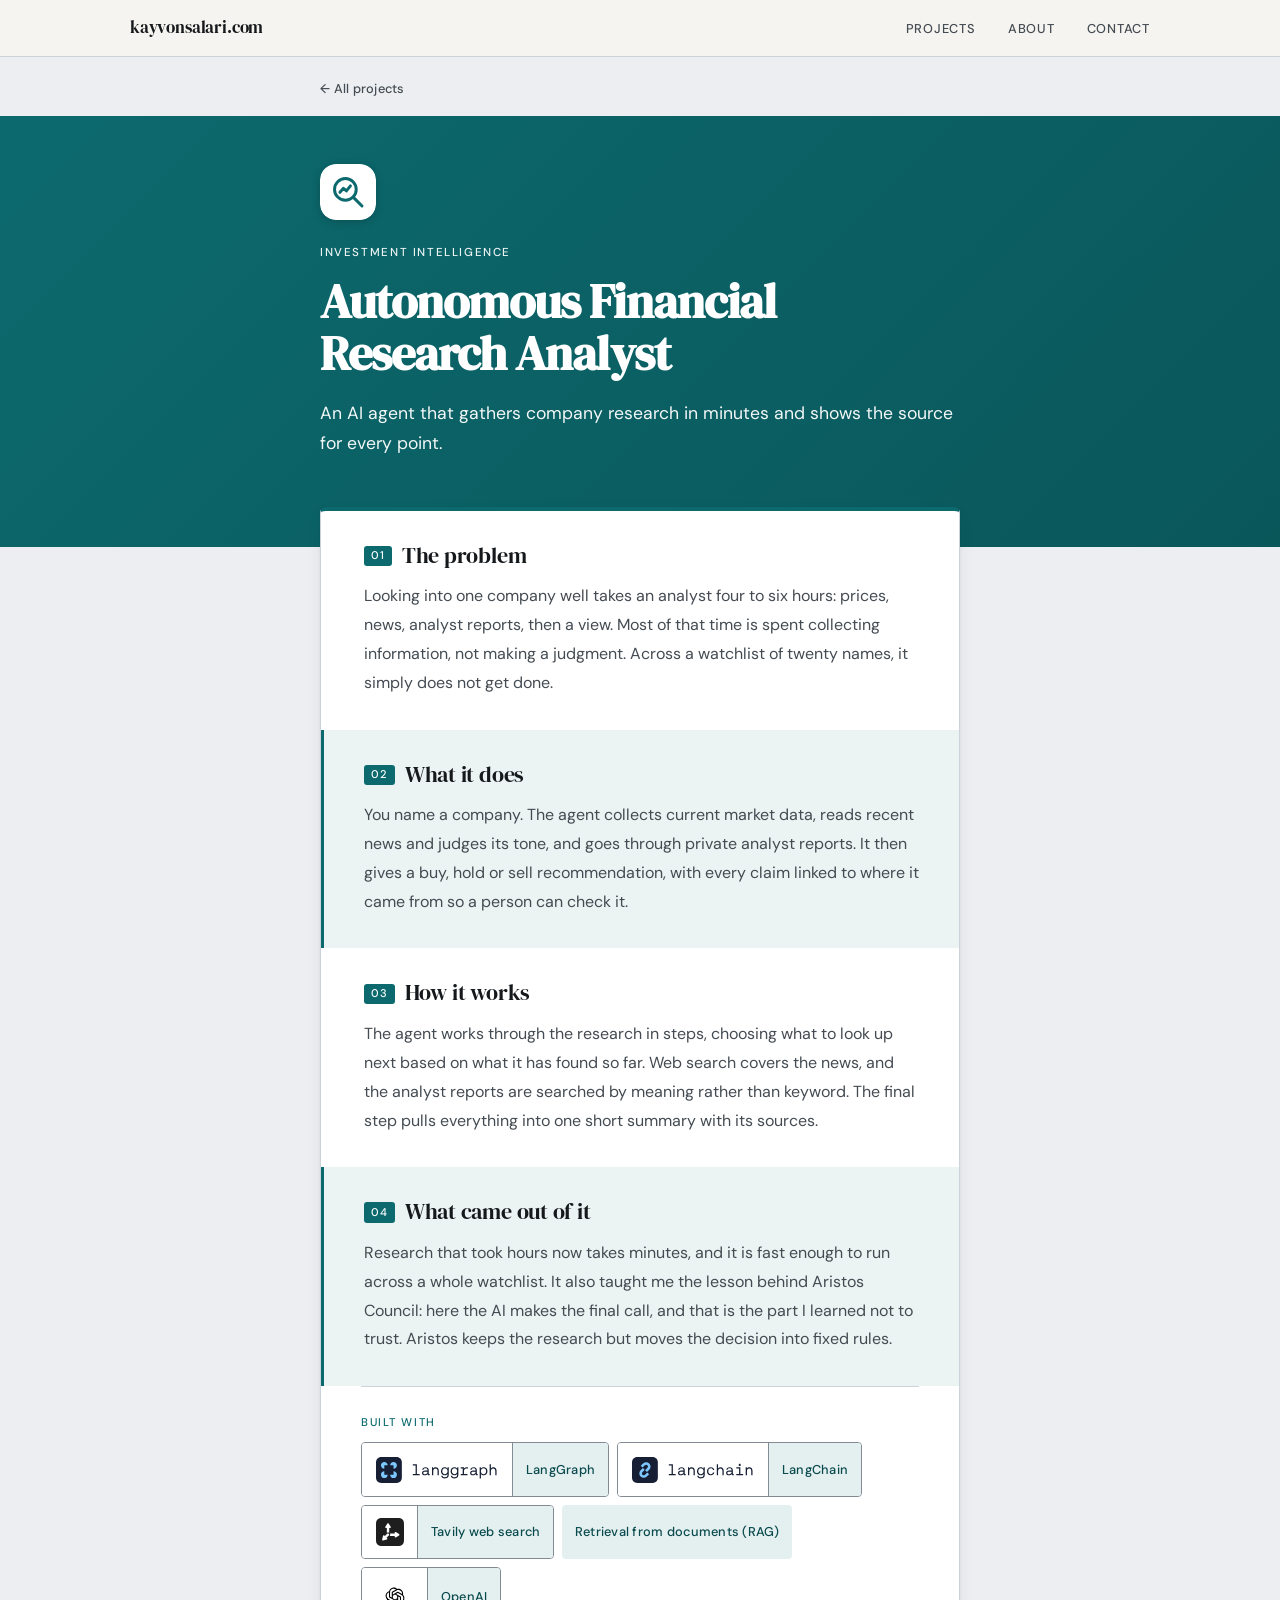
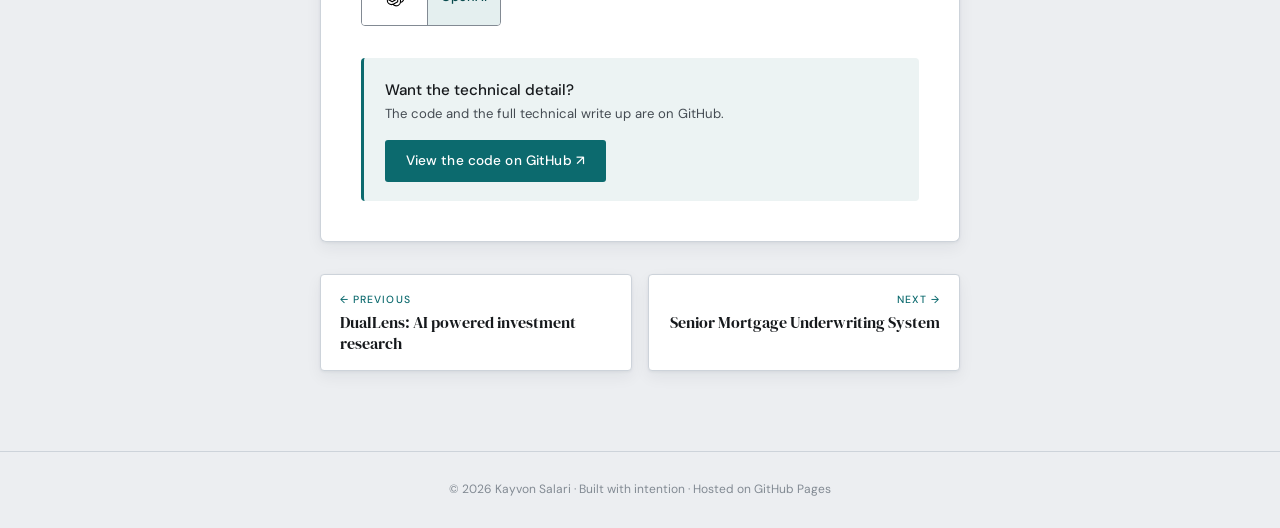
<file: projects/financial-research-analyst/index.html>
<!DOCTYPE html>
<html lang="en">
<head>
  <meta charset="UTF-8" />
  <meta name="viewport" content="width=device-width, initial-scale=1.0" />
  <title>Autonomous Financial Research Analyst | Kayvon Salari</title>
  <meta name="description" content="An AI agent that gathers company research in minutes and shows the source for every point." />
  <link rel="canonical" href="https://kayvonsalari.com/projects/financial-research-analyst/" />
  <link rel="icon" href="data:image/svg+xml,<svg xmlns='http://www.w3.org/2000/svg' viewBox='0 0 64 64'><rect width='64' height='64' rx='12' fill='%231d6fd0'/><text x='32' y='46' font-family='Georgia,serif' font-size='42' font-weight='700' text-anchor='middle' fill='white'>K</text></svg>" />
  <link rel="preconnect" href="https://fonts.googleapis.com" />
  <link rel="preconnect" href="https://fonts.gstatic.com" crossorigin />
  <link href="https://fonts.googleapis.com/css2?family=DM+Serif+Display:ital@0;1&family=DM+Sans:ital,opsz,wght@0,9..40,300;0,9..40,400;0,9..40,500;1,9..40,300&display=swap" rel="stylesheet" />
  <link rel="stylesheet" href="../project.css" />
</head>
<body style="--accent: #0c6a6e;">

<nav>
  <div class="nav-inner">
    <a class="nav-logo" href="/">kayvonsalari.com</a>
    <ul class="nav-links">
      <li><a href="/#projects">Projects</a></li>
      <li><a href="/#about">About</a></li>
      <li><a href="/#contact">Contact</a></li>
    </ul>
  </div>
</nav>

<main>
  <article class="p-wrap">
    <a class="p-back" href="/#projects">← All projects</a>
    <header class="p-head">
      <svg class="p-icon" viewBox="0 0 32 32" aria-hidden="true" focusable="false"><rect class="p-icon-tile" width="32" height="32" rx="9"/><g class="p-icon-glyph" fill="none" stroke-width="1.7" stroke-linecap="round" stroke-linejoin="round"><circle cx="14.5" cy="14.5" r="6.2"/><path d="M19.1 19.1L24 24"/><path d="M11.4 16.2l2-2.3 1.7 1.5 2.3-2.9"/></g></svg>
      <p class="p-sector">Investment Intelligence</p>
      <h1>Autonomous Financial Research Analyst</h1>
      <p class="p-lead">An AI agent that gathers company research in minutes and shows the source for every point.</p>
      
    </header>

    <div class="p-body">
      <section class="p-section">
        <h2><span>01</span>The problem</h2>
        <p>Looking into one company well takes an analyst four to six hours: prices, news, analyst reports, then a view. Most of that time is spent collecting information, not making a judgment. Across a watchlist of twenty names, it simply does not get done.</p>
      </section>
      <section class="p-section">
        <h2><span>02</span>What it does</h2>
        <p>You name a company. The agent collects current market data, reads recent news and judges its tone, and goes through private analyst reports. It then gives a buy, hold or sell recommendation, with every claim linked to where it came from so a person can check it.</p>
      </section>
      <section class="p-section">
        <h2><span>03</span>How it works</h2>
        <p>The agent works through the research in steps, choosing what to look up next based on what it has found so far. Web search covers the news, and the analyst reports are searched by meaning rather than keyword. The final step pulls everything into one short summary with its sources.</p>
      </section>
      <section class="p-section">
        <h2><span>04</span>What came out of it</h2>
        <p>Research that took hours now takes minutes, and it is fast enough to run across a whole watchlist. It also taught me the lesson behind Aristos Council: here the AI makes the final call, and that is the part I learned not to trust. Aristos keeps the research but moves the decision into fixed rules.</p>
      </section>

      <section class="p-built">
        <h3>Built with</h3>
        <div class="card-tags"><span class="tag has-logo"><a class="tag-logo" href="https://www.langchain.com/langgraph" target="_blank" rel="noopener"><img src="../logos/langgraph.svg" alt="LangGraph" height="26" loading="lazy" /></a><span>LangGraph</span></span><span class="tag has-logo"><a class="tag-logo" href="https://www.langchain.com/" target="_blank" rel="noopener"><img src="../logos/langchain.svg" alt="LangChain" height="26" loading="lazy" /></a><span>LangChain</span></span><span class="tag has-logo"><a class="tag-logo" href="https://www.tavily.com/" target="_blank" rel="noopener"><img src="../logos/tavily.svg" alt="Tavily" height="28" loading="lazy" /></a><span>Tavily web search</span></span><span class="tag">Retrieval from documents (RAG)</span><span class="tag has-logo"><a class="tag-logo" href="https://openai.com/" target="_blank" rel="noopener"><img src="../logos/openai.svg" alt="OpenAI" height="38" loading="lazy" /></a><span>OpenAI</span></span></div>
      </section>

      <div class="p-cta">
        <div>
          <p class="p-cta-title">Want the technical detail?</p>
          <p class="p-cta-sub">The code and the full technical write up are on GitHub.</p>
        </div>
        <a class="btn btn-primary" href="https://github.com/kayvonsalari/financial-research-analyst" target="_blank" rel="noopener">View the code on GitHub ↗</a>
      </div>
    </div>

    <nav class="p-pn" aria-label="More projects">
      <a class="pn pn-prev" href="../duallens/"><span class="pn-label">← Previous</span><span class="pn-title">DualLens: AI powered investment research</span></a><a class="pn pn-next" href="../mortgage-underwriting/"><span class="pn-label">Next →</span><span class="pn-title">Senior Mortgage Underwriting System</span></a>
    </nav>
  </article>
</main>

<footer>
  © 2026 Kayvon Salari · Built with intention · Hosted on GitHub Pages
</footer>

</body>
</html>
</file>
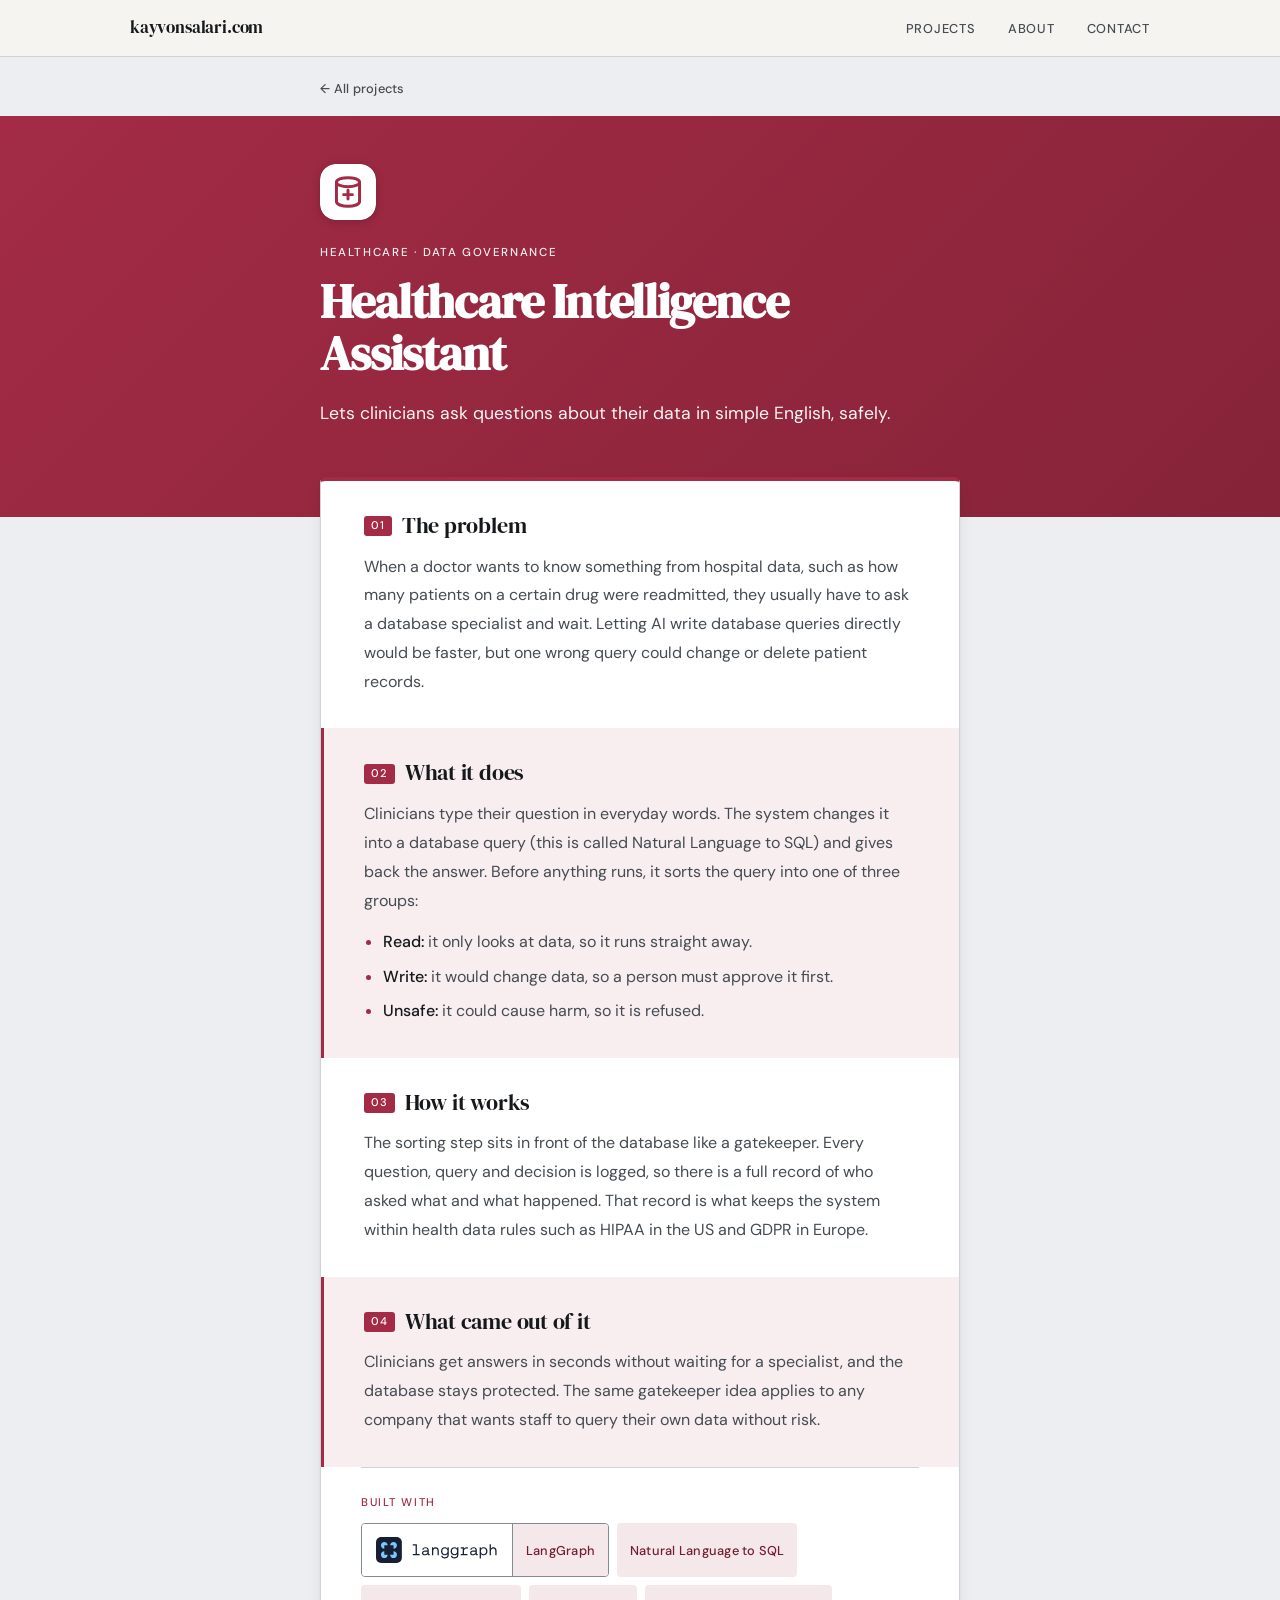
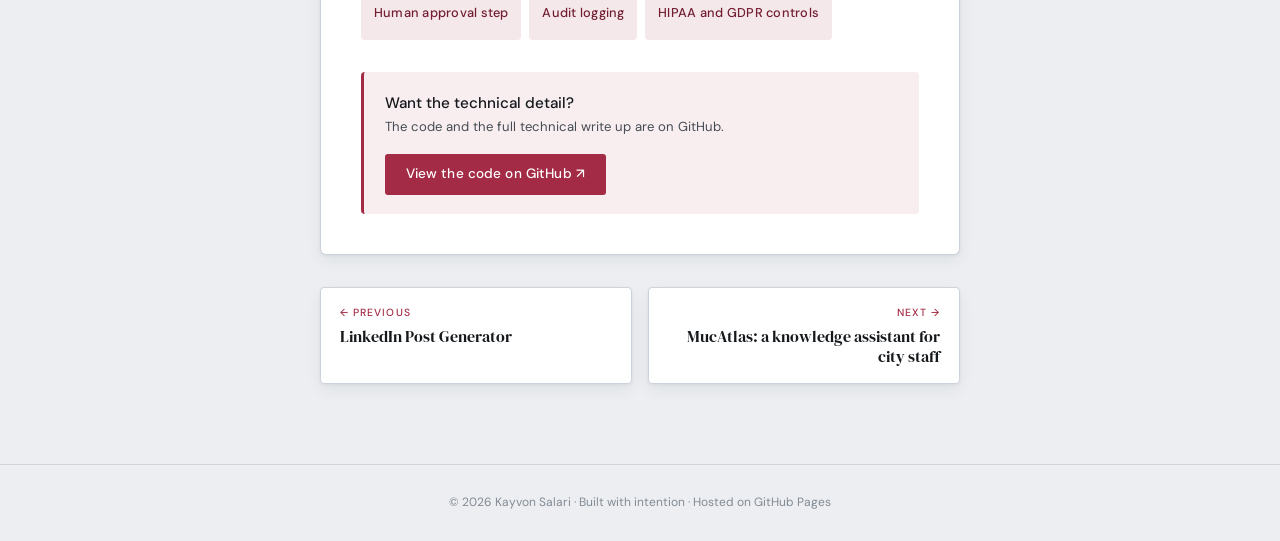
<file: projects/healthcare-intelligence-assistant/index.html>
<!DOCTYPE html>
<html lang="en">
<head>
  <meta charset="UTF-8" />
  <meta name="viewport" content="width=device-width, initial-scale=1.0" />
  <title>Healthcare Intelligence Assistant | Kayvon Salari</title>
  <meta name="description" content="Lets clinicians ask questions about their data in simple English, safely." />
  <link rel="canonical" href="https://kayvonsalari.com/projects/healthcare-intelligence-assistant/" />
  <link rel="icon" href="data:image/svg+xml,<svg xmlns='http://www.w3.org/2000/svg' viewBox='0 0 64 64'><rect width='64' height='64' rx='12' fill='%231d6fd0'/><text x='32' y='46' font-family='Georgia,serif' font-size='42' font-weight='700' text-anchor='middle' fill='white'>K</text></svg>" />
  <link rel="preconnect" href="https://fonts.googleapis.com" />
  <link rel="preconnect" href="https://fonts.gstatic.com" crossorigin />
  <link href="https://fonts.googleapis.com/css2?family=DM+Serif+Display:ital@0;1&family=DM+Sans:ital,opsz,wght@0,9..40,300;0,9..40,400;0,9..40,500;1,9..40,300&display=swap" rel="stylesheet" />
  <link rel="stylesheet" href="../project.css" />
</head>
<body style="--accent: #a32b45;">

<nav>
  <div class="nav-inner">
    <a class="nav-logo" href="/">kayvonsalari.com</a>
    <ul class="nav-links">
      <li><a href="/#projects">Projects</a></li>
      <li><a href="/#about">About</a></li>
      <li><a href="/#contact">Contact</a></li>
    </ul>
  </div>
</nav>

<main>
  <article class="p-wrap">
    <a class="p-back" href="/#projects">← All projects</a>
    <header class="p-head">
      <svg class="p-icon" viewBox="0 0 32 32" aria-hidden="true" focusable="false"><rect class="p-icon-tile" width="32" height="32" rx="9"/><g class="p-icon-glyph" fill="none" stroke-width="1.7" stroke-linecap="round" stroke-linejoin="round"><ellipse cx="16" cy="10.4" rx="6.6" ry="2.6"/><path d="M9.4 10.4v11.2c0 1.4 3 2.6 6.600 2.6s6.600-1.200 6.600-2.600V10.400"/><path d="M16 15v5M13.500 17.500h5"/></g></svg>
      <p class="p-sector">Healthcare · Data Governance</p>
      <h1>Healthcare Intelligence Assistant</h1>
      <p class="p-lead">Lets clinicians ask questions about their data in simple English, safely.</p>
      
    </header>

    <div class="p-body">
      <section class="p-section">
        <h2><span>01</span>The problem</h2>
        <p>When a doctor wants to know something from hospital data, such as how many patients on a certain drug were readmitted, they usually have to ask a database specialist and wait. Letting AI write database queries directly would be faster, but one wrong query could change or delete patient records.</p>
      </section>
      <section class="p-section">
        <h2><span>02</span>What it does</h2>
        <p>Clinicians type their question in everyday words. The system changes it into a database query (this is called Natural Language to SQL) and gives back the answer. Before anything runs, it sorts the query into one of three groups:</p><ul><li><strong>Read:</strong> it only looks at data, so it runs straight away.</li><li><strong>Write:</strong> it would change data, so a person must approve it first.</li><li><strong>Unsafe:</strong> it could cause harm, so it is refused.</li></ul>
      </section>
      <section class="p-section">
        <h2><span>03</span>How it works</h2>
        <p>The sorting step sits in front of the database like a gatekeeper. Every question, query and decision is logged, so there is a full record of who asked what and what happened. That record is what keeps the system within health data rules such as HIPAA in the US and GDPR in Europe.</p>
      </section>
      <section class="p-section">
        <h2><span>04</span>What came out of it</h2>
        <p>Clinicians get answers in seconds without waiting for a specialist, and the database stays protected. The same gatekeeper idea applies to any company that wants staff to query their own data without risk.</p>
      </section>

      <section class="p-built">
        <h3>Built with</h3>
        <div class="card-tags"><span class="tag has-logo"><a class="tag-logo" href="https://www.langchain.com/langgraph" target="_blank" rel="noopener"><img src="../logos/langgraph.svg" alt="LangGraph" height="26" loading="lazy" /></a><span>LangGraph</span></span><span class="tag">Natural Language to SQL</span><span class="tag">Human approval step</span><span class="tag">Audit logging</span><span class="tag">HIPAA and GDPR controls</span></div>
      </section>

      <div class="p-cta">
        <div>
          <p class="p-cta-title">Want the technical detail?</p>
          <p class="p-cta-sub">The code and the full technical write up are on GitHub.</p>
        </div>
        <a class="btn btn-primary" href="https://github.com/kayvonsalari/healthcare-intelligence-assistant" target="_blank" rel="noopener">View the code on GitHub ↗</a>
      </div>
    </div>

    <nav class="p-pn" aria-label="More projects">
      <a class="pn pn-prev" href="../linkedin-post-generator/"><span class="pn-label">← Previous</span><span class="pn-title">LinkedIn Post Generator</span></a><a class="pn pn-next" href="../mucatlas/"><span class="pn-label">Next →</span><span class="pn-title">MucAtlas: a knowledge assistant for city staff</span></a>
    </nav>
  </article>
</main>

<footer>
  © 2026 Kayvon Salari · Built with intention · Hosted on GitHub Pages
</footer>

</body>
</html>
</file>
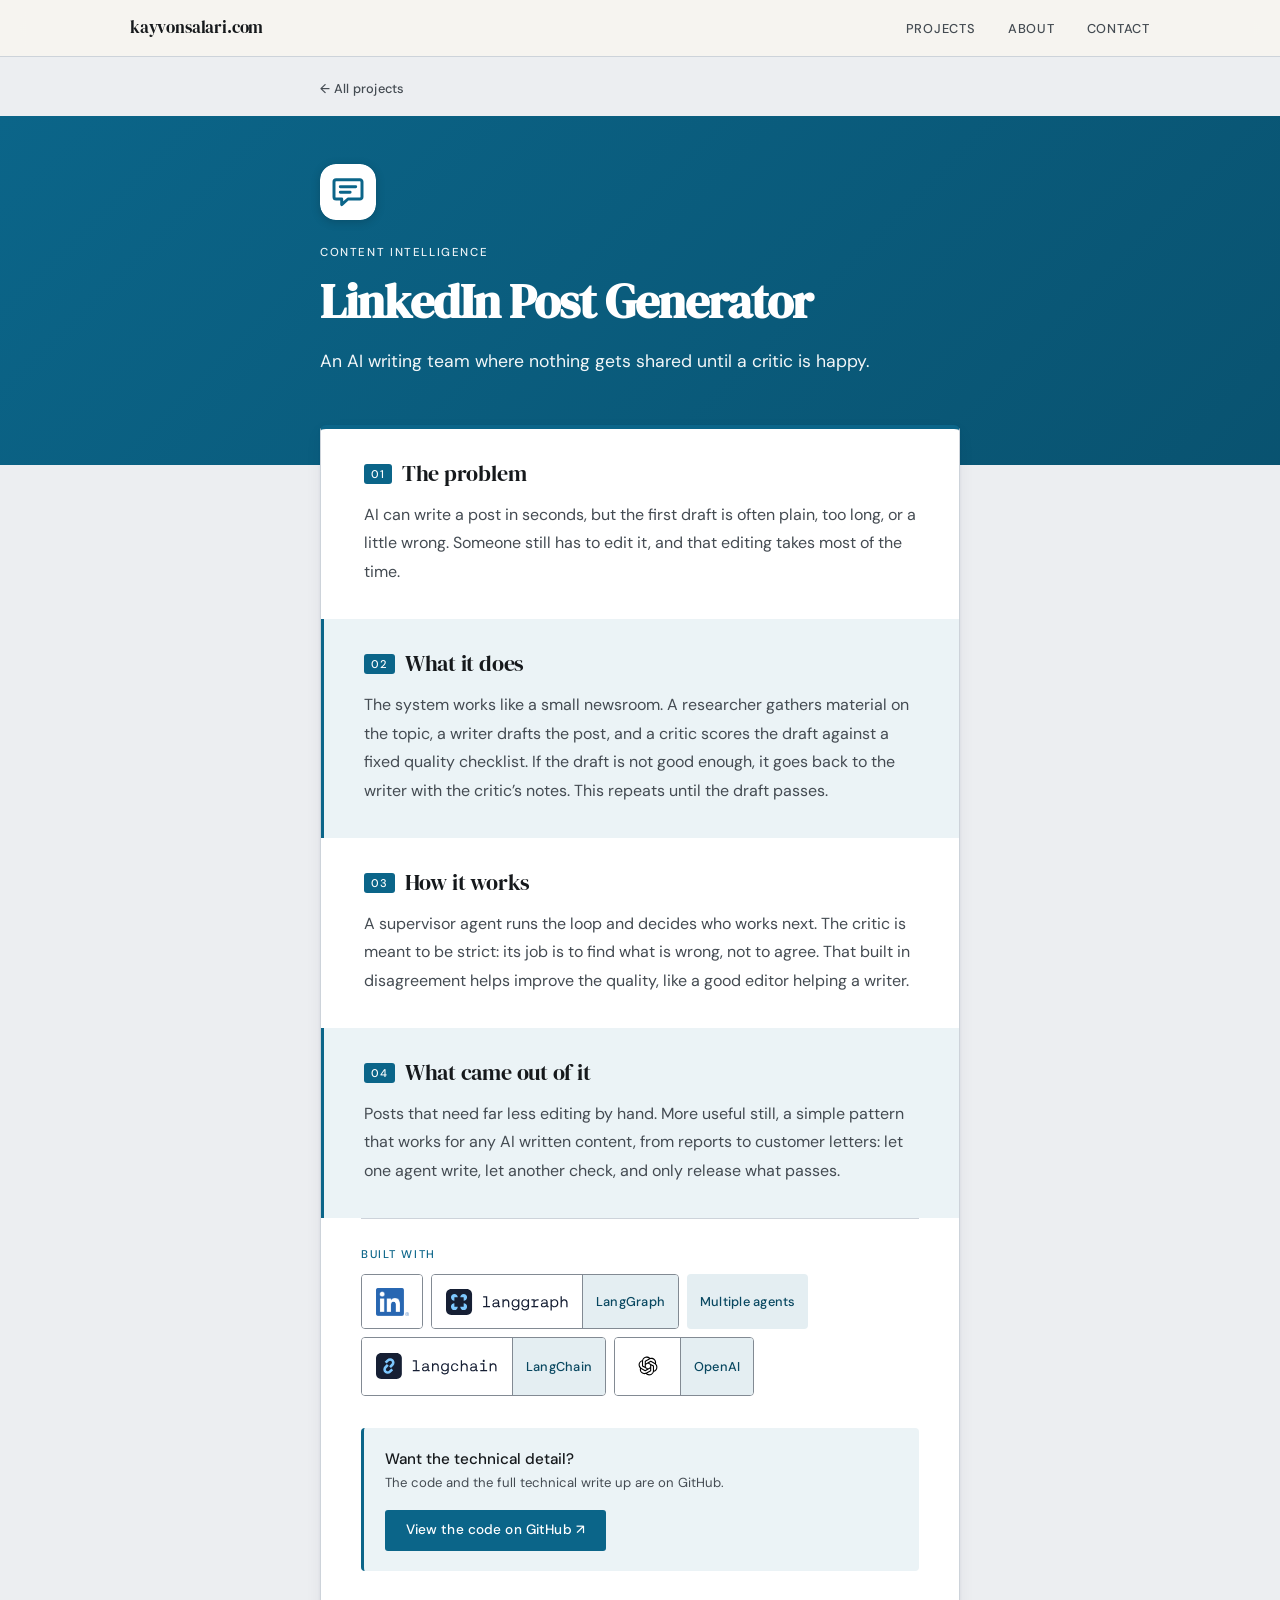
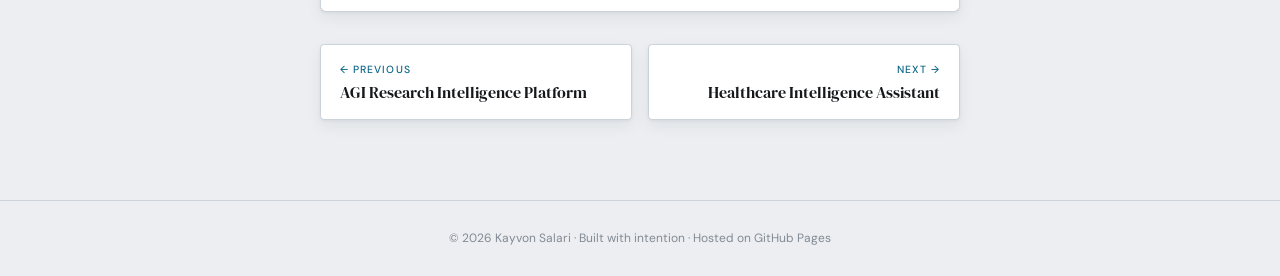
<file: projects/linkedin-post-generator/index.html>
<!DOCTYPE html>
<html lang="en">
<head>
  <meta charset="UTF-8" />
  <meta name="viewport" content="width=device-width, initial-scale=1.0" />
  <title>LinkedIn Post Generator | Kayvon Salari</title>
  <meta name="description" content="An AI writing team that keeps working until a critic says the draft is good enough to share." />
  <link rel="canonical" href="https://kayvonsalari.com/projects/linkedin-post-generator/" />
  <link rel="icon" href="data:image/svg+xml,<svg xmlns='http://www.w3.org/2000/svg' viewBox='0 0 64 64'><rect width='64' height='64' rx='12' fill='%231d6fd0'/><text x='32' y='46' font-family='Georgia,serif' font-size='42' font-weight='700' text-anchor='middle' fill='white'>K</text></svg>" />
  <link rel="preconnect" href="https://fonts.googleapis.com" />
  <link rel="preconnect" href="https://fonts.gstatic.com" crossorigin />
  <link href="https://fonts.googleapis.com/css2?family=DM+Serif+Display:ital@0;1&family=DM+Sans:ital,opsz,wght@0,9..40,300;0,9..40,400;0,9..40,500;1,9..40,300&display=swap" rel="stylesheet" />
  <link rel="stylesheet" href="../project.css" />
</head>
<body style="--accent: #0b6589;">

<nav>
  <div class="nav-inner">
    <a class="nav-logo" href="/">kayvonsalari.com</a>
    <ul class="nav-links">
      <li><a href="/#projects">Projects</a></li>
      <li><a href="/#about">About</a></li>
      <li><a href="/#contact">Contact</a></li>
    </ul>
  </div>
</nav>

<main>
  <article class="p-wrap">
    <a class="p-back" href="/#projects">← All projects</a>
    <header class="p-head">
      <svg class="p-icon" viewBox="0 0 32 32" aria-hidden="true" focusable="false"><rect class="p-icon-tile" width="32" height="32" rx="9"/><g class="p-icon-glyph" fill="none" stroke-width="1.7" stroke-linecap="round" stroke-linejoin="round"><path d="M9.2 9h13.6a1.2 1.2 0 011.2 1.2v8.6a1.2 1.2 0 01-1.2 1.2H16l-3.6 3.2V20H9.2A1.2 1.2 0 018 18.800V10.2A1.2 1.2 0 019.2 9z"/><path d="M11.6 13h8.8M11.6 16.2h5.6"/></g></svg>
      <p class="p-sector">Content Intelligence</p>
      <h1>LinkedIn Post Generator</h1>
      <p class="p-lead">An AI writing team where nothing gets shared until a critic is happy.</p>
      
    </header>

    <div class="p-body">
      <section class="p-section">
        <h2><span>01</span>The problem</h2>
        <p>AI can write a post in seconds, but the first draft is often plain, too long, or a little wrong. Someone still has to edit it, and that editing takes most of the time.</p>
      </section>
      <section class="p-section">
        <h2><span>02</span>What it does</h2>
        <p>The system works like a small newsroom. A researcher gathers material on the topic, a writer drafts the post, and a critic scores the draft against a fixed quality checklist. If the draft is not good enough, it goes back to the writer with the critic’s notes. This repeats until the draft passes.</p>
      </section>
      <section class="p-section">
        <h2><span>03</span>How it works</h2>
        <p>A supervisor agent runs the loop and decides who works next. The critic is meant to be strict: its job is to find what is wrong, not to agree. That built in disagreement helps improve the quality, like a good editor helping a writer.</p>
      </section>
      <section class="p-section">
        <h2><span>04</span>What came out of it</h2>
        <p>Posts that need far less editing by hand. More useful still, a simple pattern that works for any AI written content, from reports to customer letters: let one agent write, let another check, and only release what passes.</p>
      </section>

      <section class="p-built">
        <h3>Built with</h3>
        <div class="card-tags"><span class="tag has-logo logo-only"><a class="tag-logo" href="https://www.linkedin.com/in/salari-kayvon/" target="_blank" rel="noopener"><img src="../logos/linkedin.png" alt="LinkedIn" height="28" loading="lazy" /></a></span><span class="tag has-logo"><a class="tag-logo" href="https://www.langchain.com/langgraph" target="_blank" rel="noopener"><img src="../logos/langgraph.svg" alt="LangGraph" height="26" loading="lazy" /></a><span>LangGraph</span></span><span class="tag">Multiple agents</span><span class="tag has-logo"><a class="tag-logo" href="https://www.langchain.com/" target="_blank" rel="noopener"><img src="../logos/langchain.svg" alt="LangChain" height="26" loading="lazy" /></a><span>LangChain</span></span><span class="tag has-logo"><a class="tag-logo" href="https://openai.com/" target="_blank" rel="noopener"><img src="../logos/openai.svg" alt="OpenAI" height="38" loading="lazy" /></a><span>OpenAI</span></span></div>
      </section>

      <div class="p-cta">
        <div>
          <p class="p-cta-title">Want the technical detail?</p>
          <p class="p-cta-sub">The code and the full technical write up are on GitHub.</p>
        </div>
        <a class="btn btn-primary" href="https://github.com/kayvonsalari/linkedin-post-generator" target="_blank" rel="noopener">View the code on GitHub ↗</a>
      </div>
    </div>

    <nav class="p-pn" aria-label="More projects">
      <a class="pn pn-prev" href="../agi-research-intelligence/"><span class="pn-label">← Previous</span><span class="pn-title">AGI Research Intelligence Platform</span></a><a class="pn pn-next" href="../healthcare-intelligence-assistant/"><span class="pn-label">Next →</span><span class="pn-title">Healthcare Intelligence Assistant</span></a>
    </nav>
  </article>
</main>

<footer>
  © 2026 Kayvon Salari · Built with intention · Hosted on GitHub Pages
</footer>

</body>
</html>
</file>
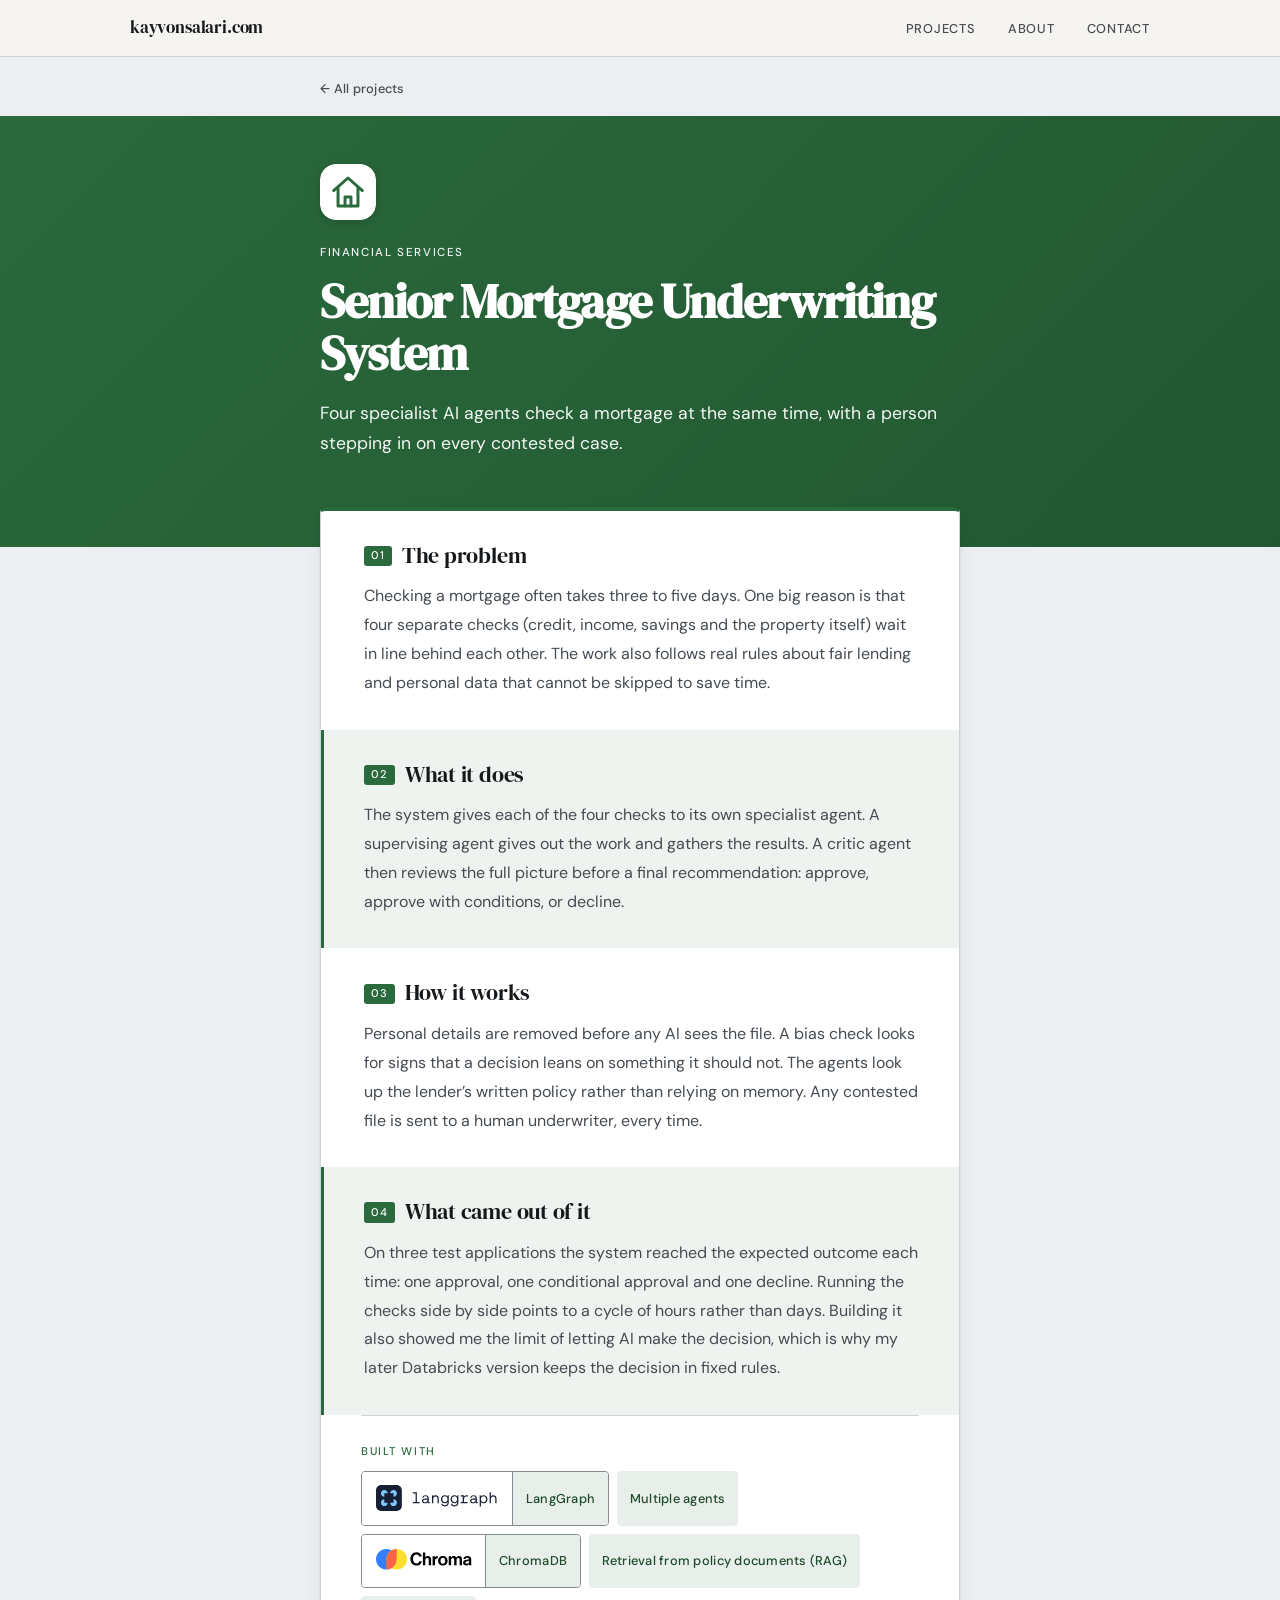
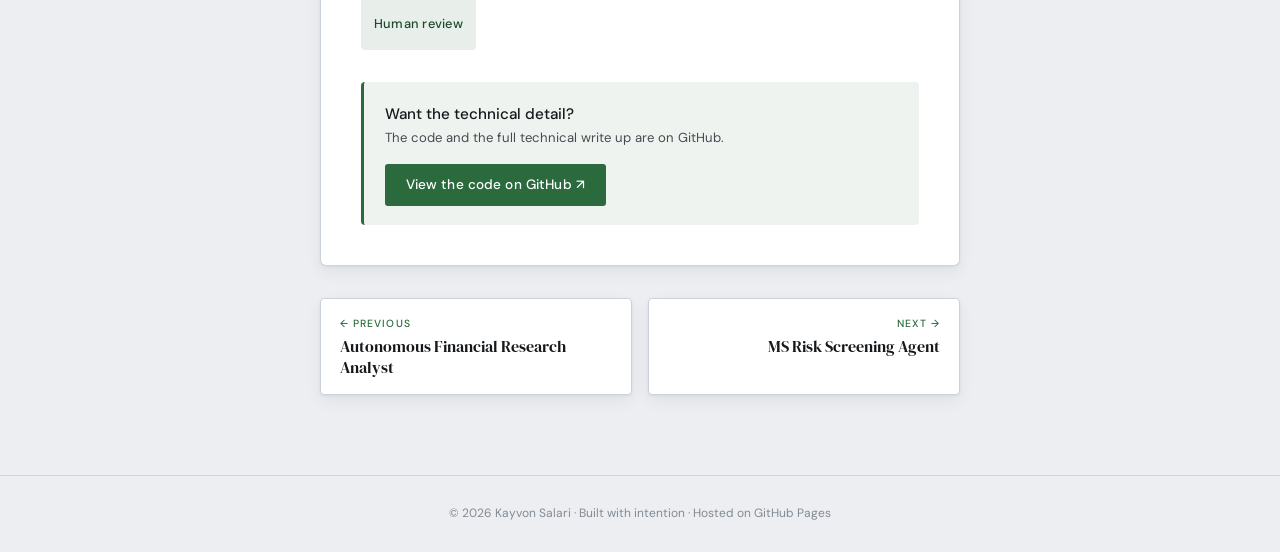
<file: projects/mortgage-underwriting/index.html>
<!DOCTYPE html>
<html lang="en">
<head>
  <meta charset="UTF-8" />
  <meta name="viewport" content="width=device-width, initial-scale=1.0" />
  <title>Senior Mortgage Underwriting System | Kayvon Salari</title>
  <meta name="description" content="Four specialist AI agents check a mortgage at the same time, with a person stepping in on every contested case." />
  <link rel="canonical" href="https://kayvonsalari.com/projects/mortgage-underwriting/" />
  <link rel="icon" href="data:image/svg+xml,<svg xmlns='http://www.w3.org/2000/svg' viewBox='0 0 64 64'><rect width='64' height='64' rx='12' fill='%231d6fd0'/><text x='32' y='46' font-family='Georgia,serif' font-size='42' font-weight='700' text-anchor='middle' fill='white'>K</text></svg>" />
  <link rel="preconnect" href="https://fonts.googleapis.com" />
  <link rel="preconnect" href="https://fonts.gstatic.com" crossorigin />
  <link href="https://fonts.googleapis.com/css2?family=DM+Serif+Display:ital@0;1&family=DM+Sans:ital,opsz,wght@0,9..40,300;0,9..40,400;0,9..40,500;1,9..40,300&display=swap" rel="stylesheet" />
  <link rel="stylesheet" href="../project.css" />
</head>
<body style="--accent: #2a6a3c;">

<nav>
  <div class="nav-inner">
    <a class="nav-logo" href="/">kayvonsalari.com</a>
    <ul class="nav-links">
      <li><a href="/#projects">Projects</a></li>
      <li><a href="/#about">About</a></li>
      <li><a href="/#contact">Contact</a></li>
    </ul>
  </div>
</nav>

<main>
  <article class="p-wrap">
    <a class="p-back" href="/#projects">← All projects</a>
    <header class="p-head">
      <svg class="p-icon" viewBox="0 0 32 32" aria-hidden="true" focusable="false"><rect class="p-icon-tile" width="32" height="32" rx="9"/><g class="p-icon-glyph" fill="none" stroke-width="1.7" stroke-linecap="round" stroke-linejoin="round"><path d="M7.8 15.2L16 8l8.2 7.2"/><path d="M10.3 13.6V24h11.4V13.6"/><path d="M14.3 24v-5.2h3.4V24"/></g></svg>
      <p class="p-sector">Financial Services</p>
      <h1>Senior Mortgage Underwriting System</h1>
      <p class="p-lead">Four specialist AI agents check a mortgage at the same time, with a person stepping in on every contested case.</p>
      
    </header>

    <div class="p-body">
      <section class="p-section">
        <h2><span>01</span>The problem</h2>
        <p>Checking a mortgage often takes three to five days. One big reason is that four separate checks (credit, income, savings and the property itself) wait in line behind each other. The work also follows real rules about fair lending and personal data that cannot be skipped to save time.</p>
      </section>
      <section class="p-section">
        <h2><span>02</span>What it does</h2>
        <p>The system gives each of the four checks to its own specialist agent. A supervising agent gives out the work and gathers the results. A critic agent then reviews the full picture before a final recommendation: approve, approve with conditions, or decline.</p>
      </section>
      <section class="p-section">
        <h2><span>03</span>How it works</h2>
        <p>Personal details are removed before any AI sees the file. A bias check looks for signs that a decision leans on something it should not. The agents look up the lender’s written policy rather than relying on memory. Any contested file is sent to a human underwriter, every time.</p>
      </section>
      <section class="p-section">
        <h2><span>04</span>What came out of it</h2>
        <p>On three test applications the system reached the expected outcome each time: one approval, one conditional approval and one decline. Running the checks side by side points to a cycle of hours rather than days. Building it also showed me the limit of letting AI make the decision, which is why my later Databricks version keeps the decision in fixed rules.</p>
      </section>

      <section class="p-built">
        <h3>Built with</h3>
        <div class="card-tags"><span class="tag has-logo"><a class="tag-logo" href="https://www.langchain.com/langgraph" target="_blank" rel="noopener"><img src="../logos/langgraph.svg" alt="LangGraph" height="26" loading="lazy" /></a><span>LangGraph</span></span><span class="tag">Multiple agents</span><span class="tag has-logo"><a class="tag-logo" href="https://www.trychroma.com/" target="_blank" rel="noopener"><img src="../logos/chroma.svg" alt="Chroma" height="24" loading="lazy" /></a><span>ChromaDB</span></span><span class="tag">Retrieval from policy documents (RAG)</span><span class="tag">Human review</span></div>
      </section>

      <div class="p-cta">
        <div>
          <p class="p-cta-title">Want the technical detail?</p>
          <p class="p-cta-sub">The code and the full technical write up are on GitHub.</p>
        </div>
        <a class="btn btn-primary" href="https://github.com/kayvonsalari/mortgage-underwriting-agent" target="_blank" rel="noopener">View the code on GitHub ↗</a>
      </div>
    </div>

    <nav class="p-pn" aria-label="More projects">
      <a class="pn pn-prev" href="../financial-research-analyst/"><span class="pn-label">← Previous</span><span class="pn-title">Autonomous Financial Research Analyst</span></a><a class="pn pn-next" href="../ms-risk-screening/"><span class="pn-label">Next →</span><span class="pn-title">MS Risk Screening Agent</span></a>
    </nav>
  </article>
</main>

<footer>
  © 2026 Kayvon Salari · Built with intention · Hosted on GitHub Pages
</footer>

</body>
</html>
</file>
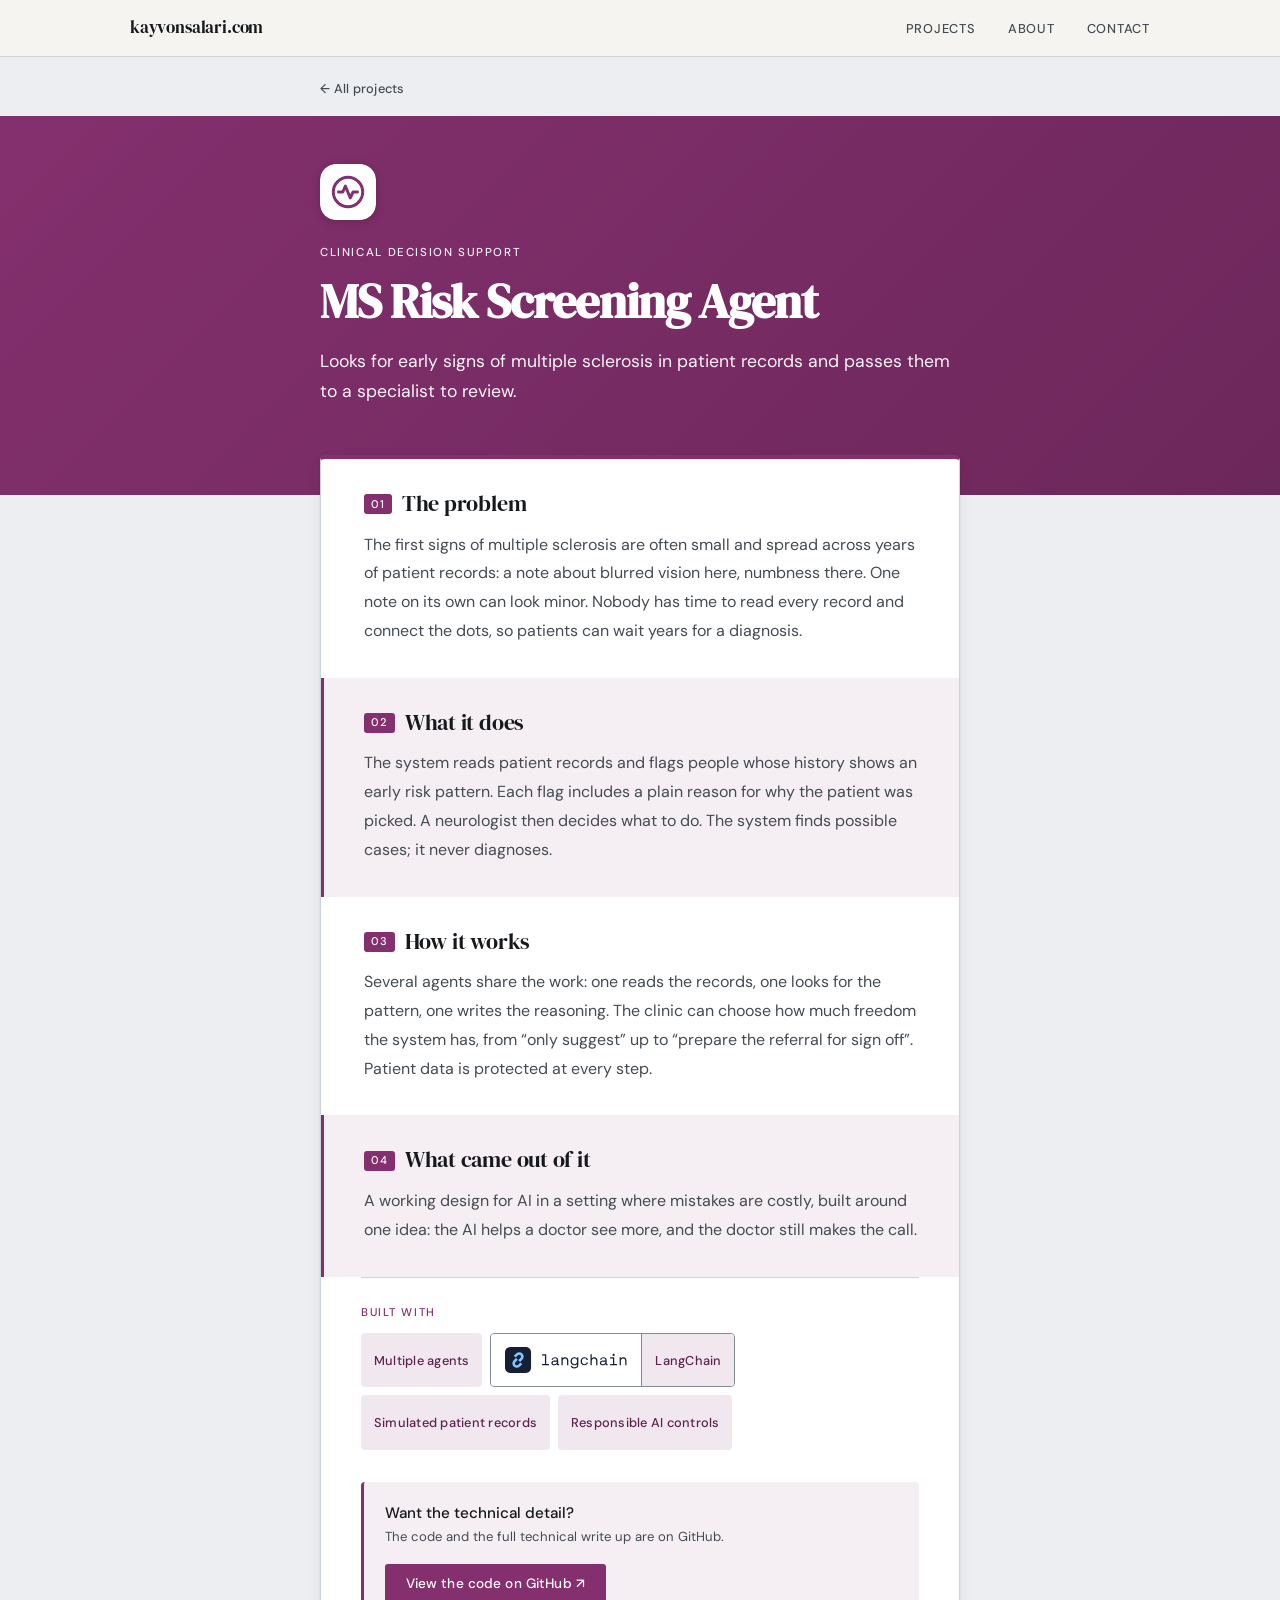
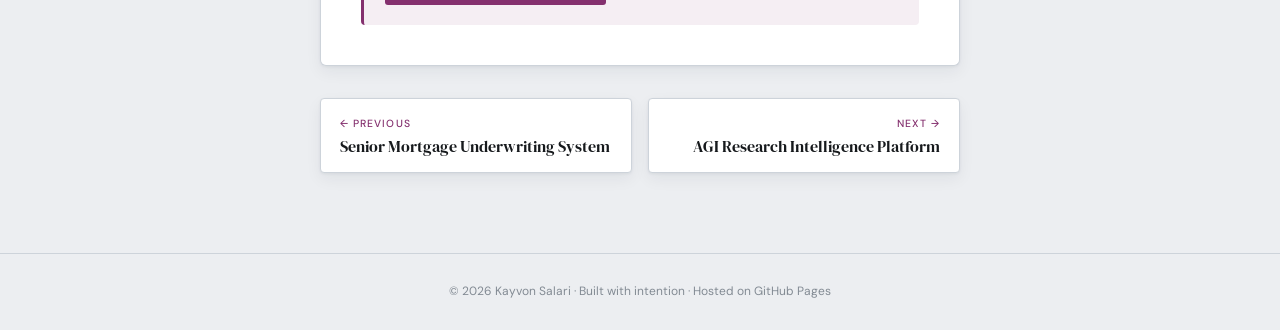
<file: projects/ms-risk-screening/index.html>
<!DOCTYPE html>
<html lang="en">
<head>
  <meta charset="UTF-8" />
  <meta name="viewport" content="width=device-width, initial-scale=1.0" />
  <title>MS Risk Screening Agent | Kayvon Salari</title>
  <meta name="description" content="Finds early signs of multiple sclerosis in patient records and sends them to a specialist to review." />
  <link rel="canonical" href="https://kayvonsalari.com/projects/ms-risk-screening/" />
  <link rel="icon" href="data:image/svg+xml,<svg xmlns='http://www.w3.org/2000/svg' viewBox='0 0 64 64'><rect width='64' height='64' rx='12' fill='%231d6fd0'/><text x='32' y='46' font-family='Georgia,serif' font-size='42' font-weight='700' text-anchor='middle' fill='white'>K</text></svg>" />
  <link rel="preconnect" href="https://fonts.googleapis.com" />
  <link rel="preconnect" href="https://fonts.gstatic.com" crossorigin />
  <link href="https://fonts.googleapis.com/css2?family=DM+Serif+Display:ital@0;1&family=DM+Sans:ital,opsz,wght@0,9..40,300;0,9..40,400;0,9..40,500;1,9..40,300&display=swap" rel="stylesheet" />
  <link rel="stylesheet" href="../project.css" />
</head>
<body style="--accent: #84306e;">

<nav>
  <div class="nav-inner">
    <a class="nav-logo" href="/">kayvonsalari.com</a>
    <ul class="nav-links">
      <li><a href="/#projects">Projects</a></li>
      <li><a href="/#about">About</a></li>
      <li><a href="/#contact">Contact</a></li>
    </ul>
  </div>
</nav>

<main>
  <article class="p-wrap">
    <a class="p-back" href="/#projects">← All projects</a>
    <header class="p-head">
      <svg class="p-icon" viewBox="0 0 32 32" aria-hidden="true" focusable="false"><rect class="p-icon-tile" width="32" height="32" rx="9"/><g class="p-icon-glyph" fill="none" stroke-width="1.7" stroke-linecap="round" stroke-linejoin="round"><circle cx="16" cy="16" r="8.4"/><path d="M10.6 16h2.4l1.5-3.4 2.8 6.8 1.6-3.4h2.5"/></g></svg>
      <p class="p-sector">Clinical Decision Support</p>
      <h1>MS Risk Screening Agent</h1>
      <p class="p-lead">Looks for early signs of multiple sclerosis in patient records and passes them to a specialist to review.</p>
      
    </header>

    <div class="p-body">
      <section class="p-section">
        <h2><span>01</span>The problem</h2>
        <p>The first signs of multiple sclerosis are often small and spread across years of patient records: a note about blurred vision here, numbness there. One note on its own can look minor. Nobody has time to read every record and connect the dots, so patients can wait years for a diagnosis.</p>
      </section>
      <section class="p-section">
        <h2><span>02</span>What it does</h2>
        <p>The system reads patient records and flags people whose history shows an early risk pattern. Each flag includes a plain reason for why the patient was picked. A neurologist then decides what to do. The system finds possible cases; it never diagnoses.</p>
      </section>
      <section class="p-section">
        <h2><span>03</span>How it works</h2>
        <p>Several agents share the work: one reads the records, one looks for the pattern, one writes the reasoning. The clinic can choose how much freedom the system has, from “only suggest” up to “prepare the referral for sign off”. Patient data is protected at every step.</p>
      </section>
      <section class="p-section">
        <h2><span>04</span>What came out of it</h2>
        <p>A working design for AI in a setting where mistakes are costly, built around one idea: the AI helps a doctor see more, and the doctor still makes the call.</p>
      </section>

      <section class="p-built">
        <h3>Built with</h3>
        <div class="card-tags"><span class="tag">Multiple agents</span><span class="tag has-logo"><a class="tag-logo" href="https://www.langchain.com/" target="_blank" rel="noopener"><img src="../logos/langchain.svg" alt="LangChain" height="26" loading="lazy" /></a><span>LangChain</span></span><span class="tag">Simulated patient records</span><span class="tag">Responsible AI controls</span></div>
      </section>

      <div class="p-cta">
        <div>
          <p class="p-cta-title">Want the technical detail?</p>
          <p class="p-cta-sub">The code and the full technical write up are on GitHub.</p>
        </div>
        <a class="btn btn-primary" href="https://github.com/kayvonsalari/ms-risk-screening-agent" target="_blank" rel="noopener">View the code on GitHub ↗</a>
      </div>
    </div>

    <nav class="p-pn" aria-label="More projects">
      <a class="pn pn-prev" href="../mortgage-underwriting/"><span class="pn-label">← Previous</span><span class="pn-title">Senior Mortgage Underwriting System</span></a><a class="pn pn-next" href="../agi-research-intelligence/"><span class="pn-label">Next →</span><span class="pn-title">AGI Research Intelligence Platform</span></a>
    </nav>
  </article>
</main>

<footer>
  © 2026 Kayvon Salari · Built with intention · Hosted on GitHub Pages
</footer>

</body>
</html>
</file>
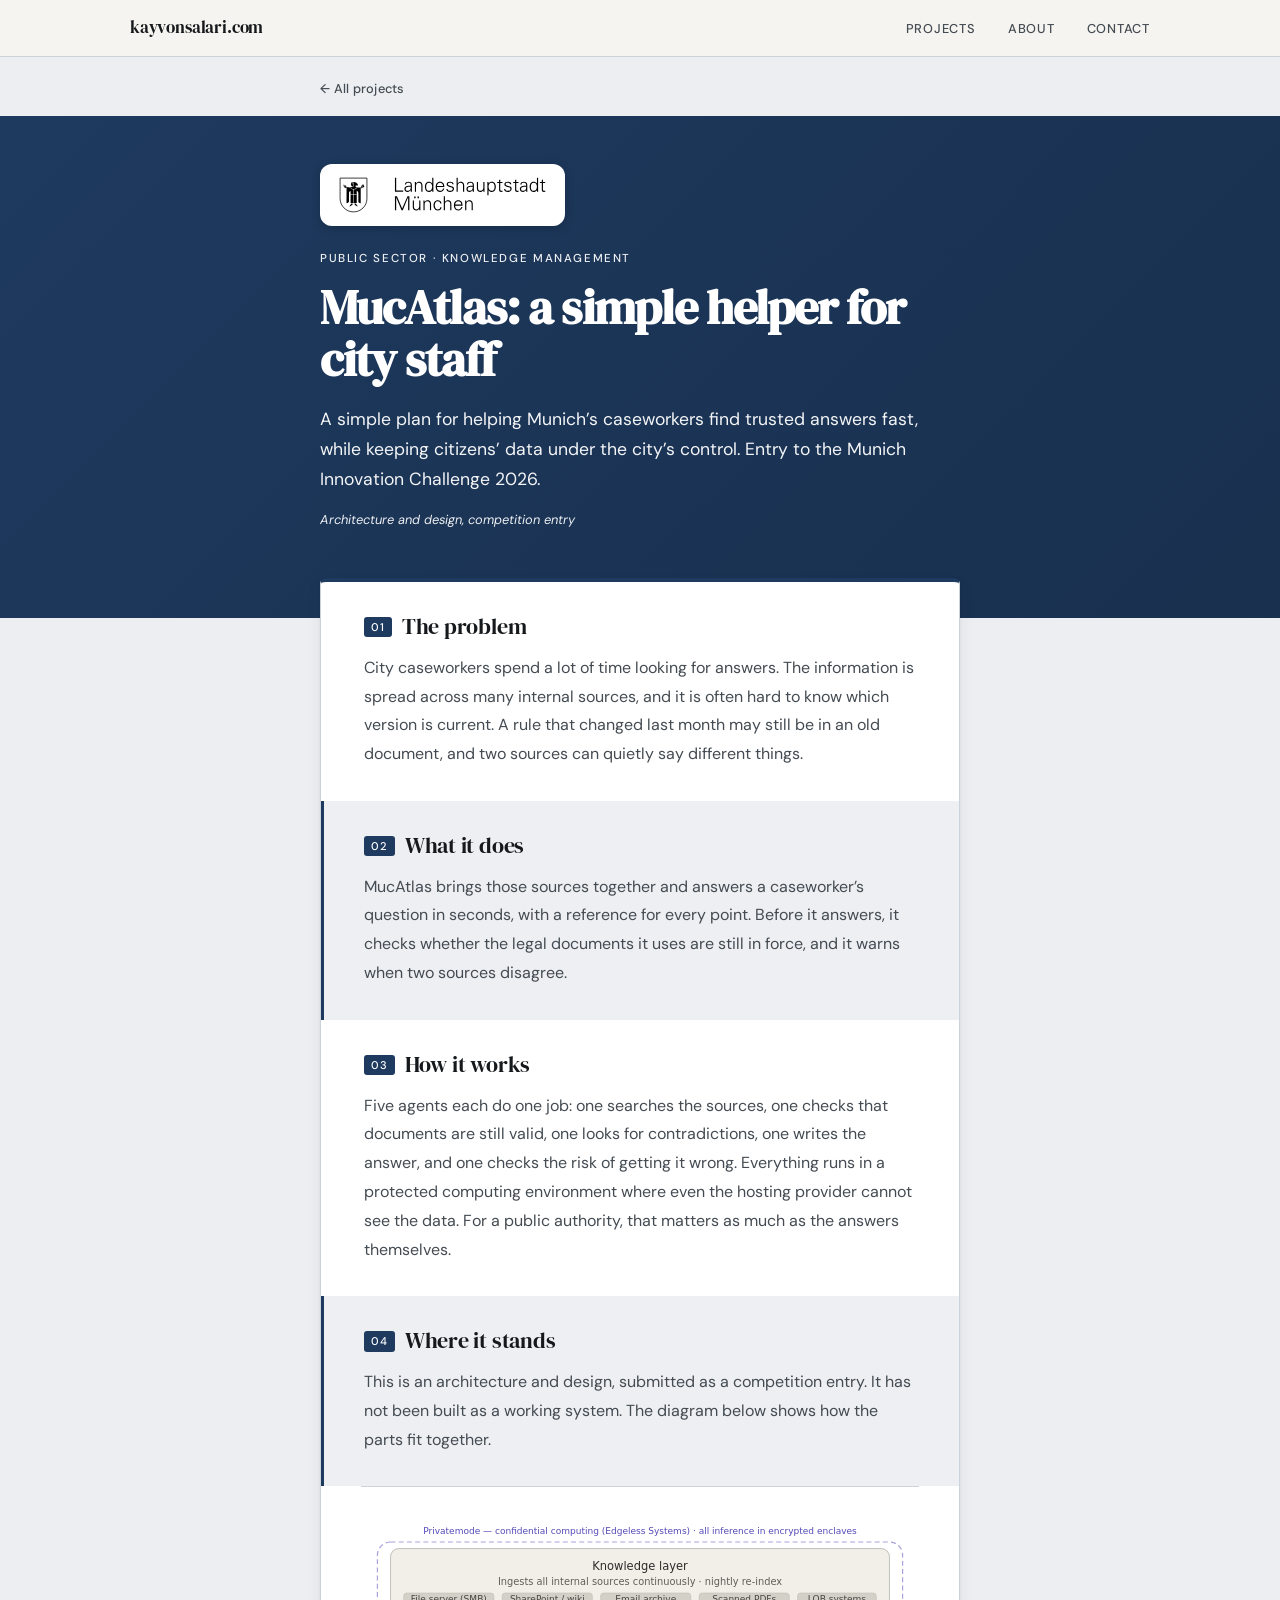
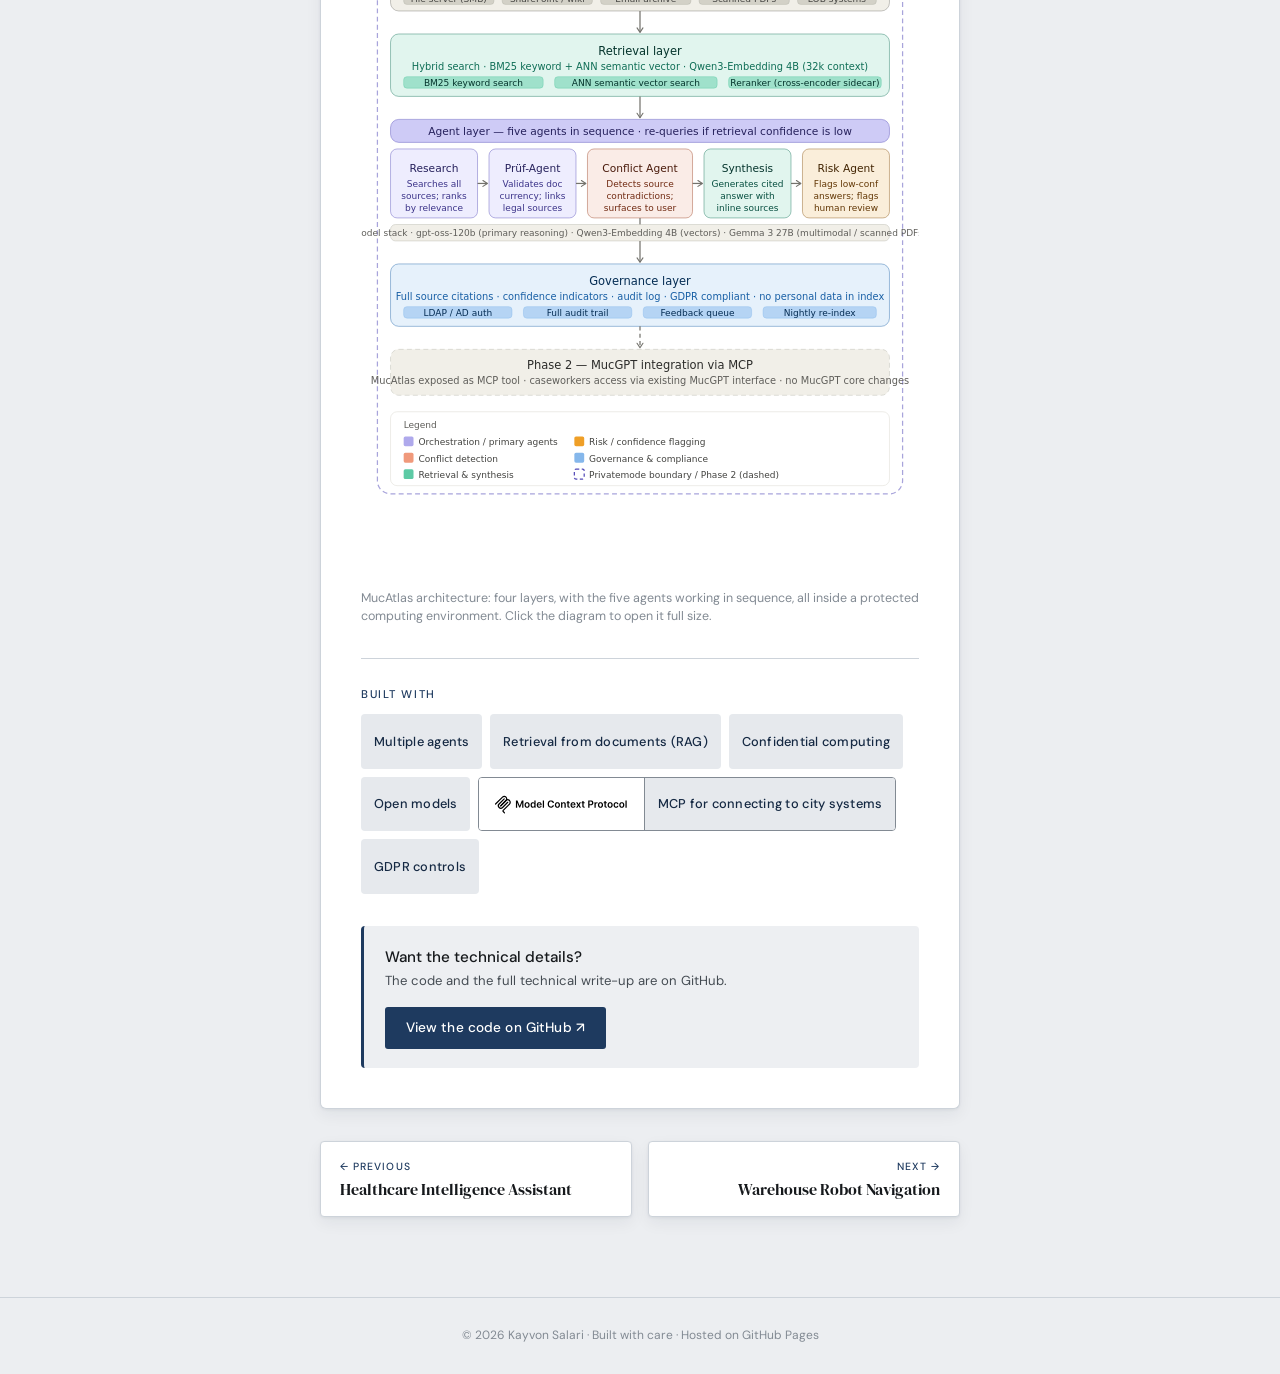
<file: projects/mucatlas/index.html>
<!DOCTYPE html>
<html lang="en">
<head>
  <meta charset="UTF-8" />
  <meta name="viewport" content="width=device-width, initial-scale=1.0" />
  <title>MucAtlas: a simple helper for city staff | Kayvon Salari</title>
  <meta name="description" content="A simple plan to help Munich’s caseworkers find trusted answers quickly, while keeping citizens’ data under the city’s control. Entry to the Munich Innovation Challenge 2026." />
  <link rel="canonical" href="https://kayvonsalari.com/projects/mucatlas/" />
  <link rel="icon" href="data:image/svg+xml,<svg xmlns='http://www.w3.org/2000/svg' viewBox='0 0 64 64'><rect width='64' height='64' rx='12' fill='%231d6fd0'/><text x='32' y='46' font-family='Georgia,serif' font-size='42' font-weight='700' text-anchor='middle' fill='white'>K</text></svg>" />
  <link rel="preconnect" href="https://fonts.googleapis.com" />
  <link rel="preconnect" href="https://fonts.gstatic.com" crossorigin />
  <link href="https://fonts.googleapis.com/css2?family=DM+Serif+Display:ital@0;1&family=DM+Sans:ital,opsz,wght@0,9..40,300;0,9..40,400;0,9..40,500;1,9..40,300&display=swap" rel="stylesheet" />
  <link rel="stylesheet" href="../project.css" />
</head>
<body style="--accent: #1e3a5f;">

<nav>
  <div class="nav-inner">
    <a class="nav-logo" href="/">kayvonsalari.com</a>
    <ul class="nav-links">
      <li><a href="/#projects">Projects</a></li>
      <li><a href="/#about">About</a></li>
      <li><a href="/#contact">Contact</a></li>
    </ul>
  </div>
</nav>

<main>
  <article class="p-wrap">
    <a class="p-back" href="/#projects">← All projects</a>
    <header class="p-head">
      <img class="p-icon p-icon-logo" src="../logos/muenchen.svg" alt="Landeshauptstadt München" />
      <p class="p-sector">Public Sector · Knowledge Management</p>
      <h1>MucAtlas: a simple helper for city staff</h1>
      <p class="p-lead">A simple plan for helping Munich’s caseworkers find trusted answers fast, while keeping citizens’ data under the city’s control. Entry to the Munich Innovation Challenge 2026.</p>
      <p class="p-note">Architecture and design, competition entry</p>
    </header>

    <div class="p-body">
      <section class="p-section">
        <h2><span>01</span>The problem</h2>
        <p>City caseworkers spend a lot of time looking for answers. The information is spread across many internal sources, and it is often hard to know which version is current. A rule that changed last month may still be in an old document, and two sources can quietly say different things.</p>
      </section>
      <section class="p-section">
        <h2><span>02</span>What it does</h2>
        <p>MucAtlas brings those sources together and answers a caseworker’s question in seconds, with a reference for every point. Before it answers, it checks whether the legal documents it uses are still in force, and it warns when two sources disagree.</p>
      </section>
      <section class="p-section">
        <h2><span>03</span>How it works</h2>
        <p>Five agents each do one job: one searches the sources, one checks that documents are still valid, one looks for contradictions, one writes the answer, and one checks the risk of getting it wrong. Everything runs in a protected computing environment where even the hosting provider cannot see the data. For a public authority, that matters as much as the answers themselves.</p>
      </section>
      <section class="p-section">
        <h2><span>04</span>Where it stands</h2>
        <p>This is an architecture and design, submitted as a competition entry. It has not been built as a working system. The diagram below shows how the parts fit together.</p>
      </section>
      <figure class="p-figure">
        <a href="architecture.svg" target="_blank" rel="noopener" title="Open full size"><img src="architecture.svg" alt="MucAtlas architecture: four layers, with the five agents working in sequence, all inside a protected computing environment." loading="lazy" /></a>
        <figcaption>MucAtlas architecture: four layers, with the five agents working in sequence, all inside a protected computing environment. Click the diagram to open it full size.</figcaption>
      </figure>
      <section class="p-built">
        <h3>Built with</h3>
        <div class="card-tags"><span class="tag">Multiple agents</span><span class="tag">Retrieval from documents (RAG)</span><span class="tag">Confidential computing</span><span class="tag">Open models</span><span class="tag has-logo"><a class="tag-logo" href="https://modelcontextprotocol.io/" target="_blank" rel="noopener"><img src="../logos/mcp.svg" alt="Model Context Protocol" height="20" loading="lazy" /></a><span>MCP for connecting to city systems</span></span><span class="tag">GDPR controls</span></div>
      </section>

      <div class="p-cta">
        <div>
          <p class="p-cta-title">Want the technical details?</p>
          <p class="p-cta-sub">The code and the full technical write-up are on GitHub.</p>
        </div>
        <a class="btn btn-primary" href="https://github.com/kayvonsalari/mucatlas" target="_blank" rel="noopener">View the code on GitHub ↗</a>
      </div>
    </div>

    <nav class="p-pn" aria-label="More projects">
      <a class="pn pn-prev" href="../healthcare-intelligence-assistant/"><span class="pn-label">← Previous</span><span class="pn-title">Healthcare Intelligence Assistant</span></a><a class="pn pn-next" href="../warehouse-robot-navigation/"><span class="pn-label">Next →</span><span class="pn-title">Warehouse Robot Navigation</span></a>
    </nav>
  </article>
</main>

<footer>
  © 2026 Kayvon Salari · Built with care · Hosted on GitHub Pages
</footer>

</body>
</html>
</file>
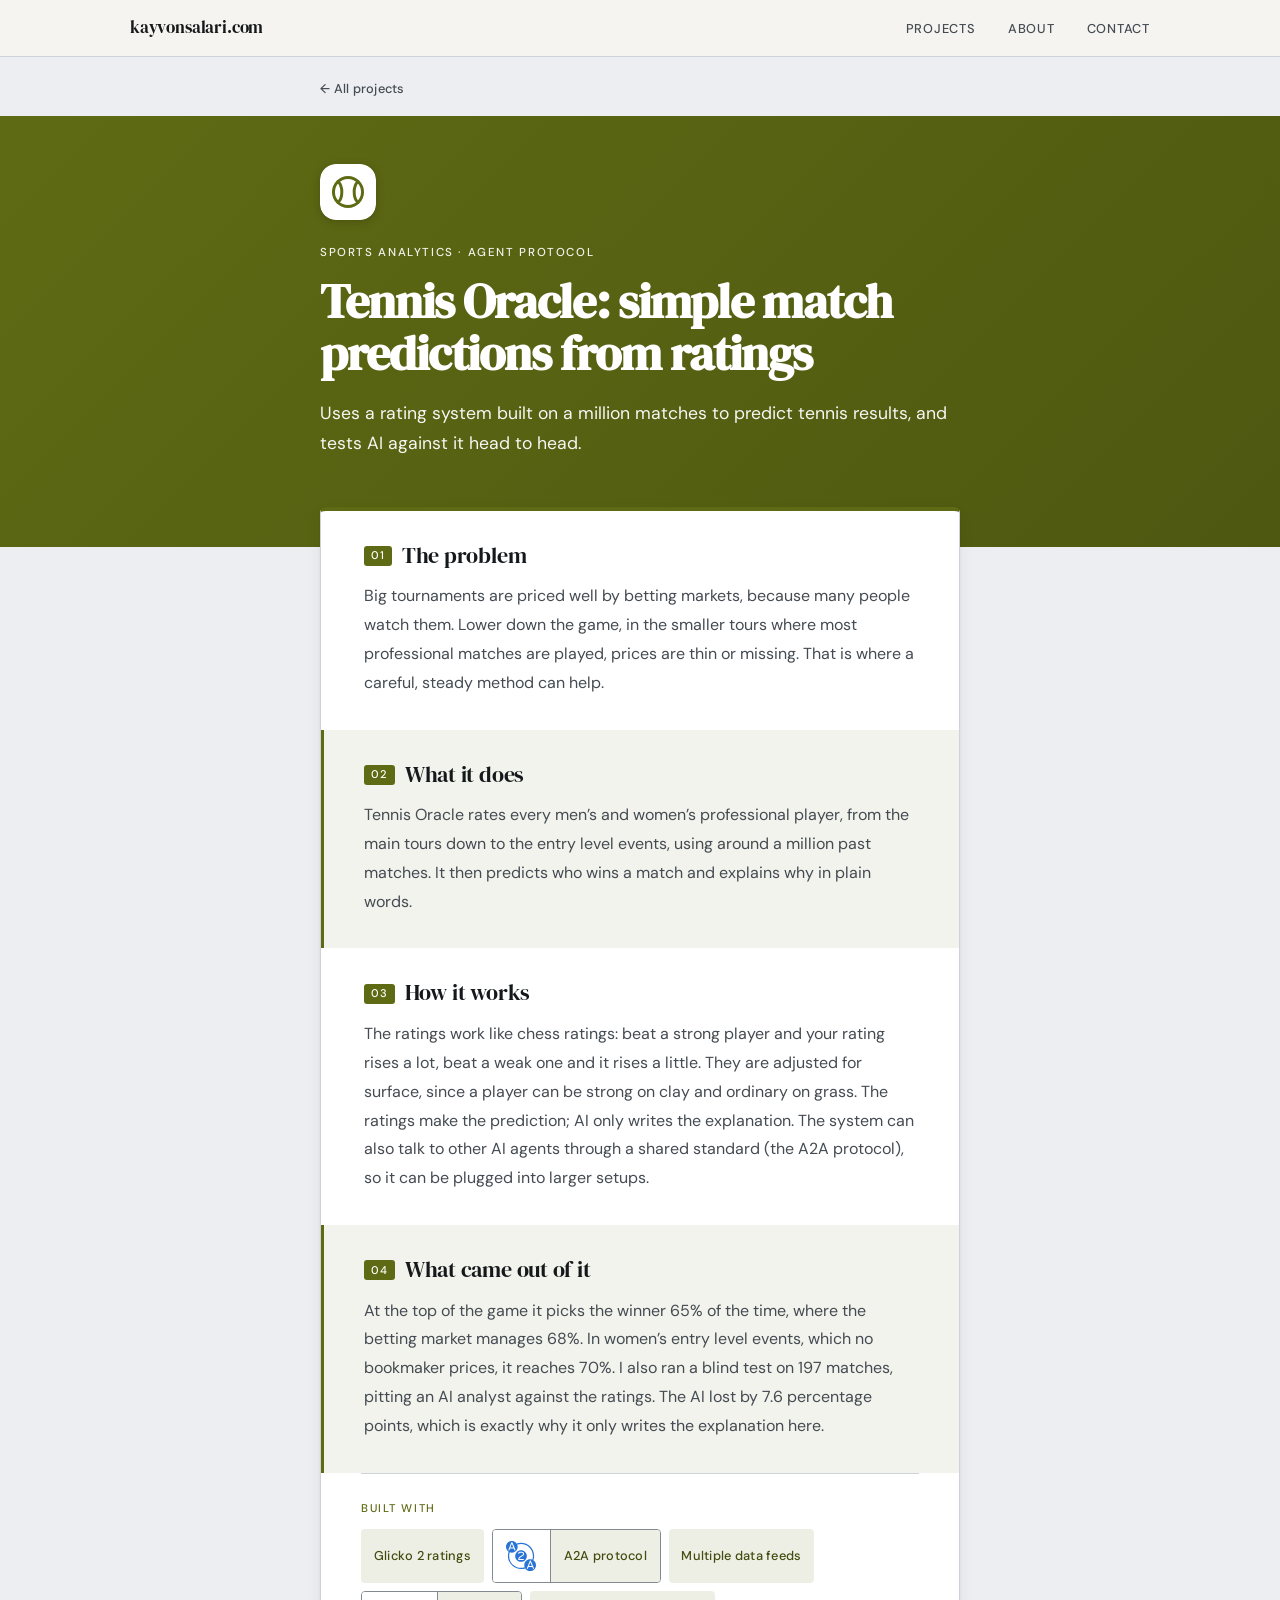
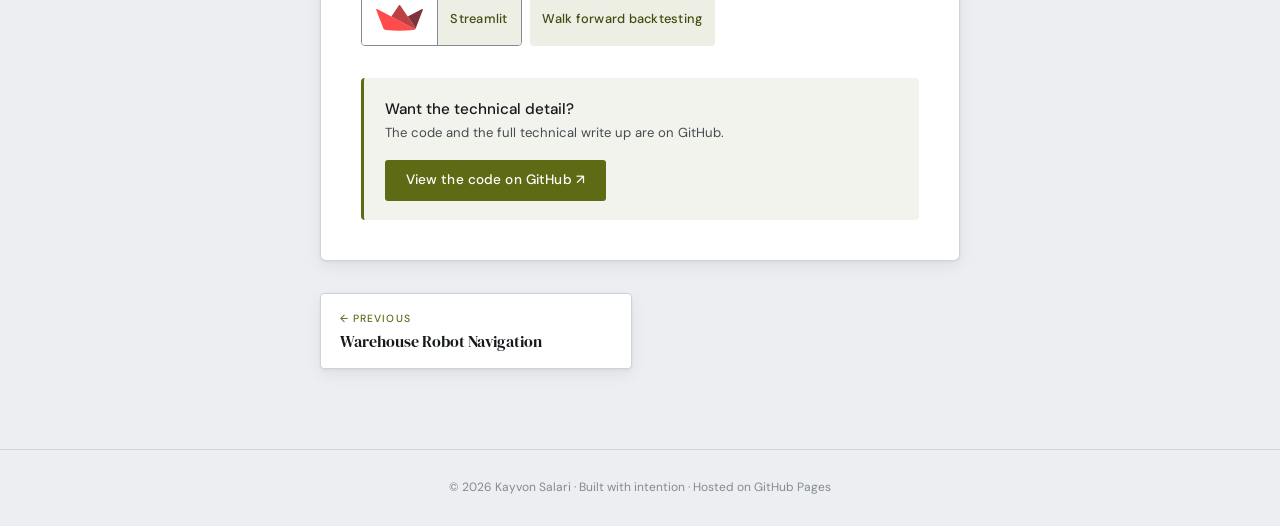
<file: projects/tennis-oracle/index.html>
<!DOCTYPE html>
<html lang="en">
<head>
  <meta charset="UTF-8" />
  <meta name="viewport" content="width=device-width, initial-scale=1.0" />
  <title>Tennis Oracle: simple match predictions from ratings | Kayvon Salari</title>
  <meta name="description" content="Predicts tennis results from a rating system built on a million matches, and tested AI against it head to head." />
  <link rel="canonical" href="https://kayvonsalari.com/projects/tennis-oracle/" />
  <link rel="icon" href="data:image/svg+xml,<svg xmlns='http://www.w3.org/2000/svg' viewBox='0 0 64 64'><rect width='64' height='64' rx='12' fill='%231d6fd0'/><text x='32' y='46' font-family='Georgia,serif' font-size='42' font-weight='700' text-anchor='middle' fill='white'>K</text></svg>" />
  <link rel="preconnect" href="https://fonts.googleapis.com" />
  <link rel="preconnect" href="https://fonts.gstatic.com" crossorigin />
  <link href="https://fonts.googleapis.com/css2?family=DM+Serif+Display:ital@0;1&family=DM+Sans:ital,opsz,wght@0,9..40,300;0,9..40,400;0,9..40,500;1,9..40,300&display=swap" rel="stylesheet" />
  <link rel="stylesheet" href="../project.css" />
</head>
<body style="--accent: #5f6b14;">

<nav>
  <div class="nav-inner">
    <a class="nav-logo" href="/">kayvonsalari.com</a>
    <ul class="nav-links">
      <li><a href="/#projects">Projects</a></li>
      <li><a href="/#about">About</a></li>
      <li><a href="/#contact">Contact</a></li>
    </ul>
  </div>
</nav>

<main>
  <article class="p-wrap">
    <a class="p-back" href="/#projects">← All projects</a>
    <header class="p-head">
      <svg class="p-icon" viewBox="0 0 32 32" aria-hidden="true" focusable="false"><rect class="p-icon-tile" width="32" height="32" rx="9"/><g class="p-icon-glyph" fill="none" stroke-width="1.7" stroke-linecap="round" stroke-linejoin="round"><circle cx="16" cy="16" r="8.300"/><path d="M10.300 10c2.900 2.700 2.900 9.300 0 12M21.700 10c-2.900 2.700-2.900 9.300 0 12"/></g></svg>
      <p class="p-sector">Sports Analytics · Agent Protocol</p>
      <h1>Tennis Oracle: simple match predictions from ratings</h1>
      <p class="p-lead">Uses a rating system built on a million matches to predict tennis results, and tests AI against it head to head.</p>
      
    </header>

    <div class="p-body">
      <section class="p-section">
        <h2><span>01</span>The problem</h2>
        <p>Big tournaments are priced well by betting markets, because many people watch them. Lower down the game, in the smaller tours where most professional matches are played, prices are thin or missing. That is where a careful, steady method can help.</p>
      </section>
      <section class="p-section">
        <h2><span>02</span>What it does</h2>
        <p>Tennis Oracle rates every men’s and women’s professional player, from the main tours down to the entry level events, using around a million past matches. It then predicts who wins a match and explains why in plain words.</p>
      </section>
      <section class="p-section">
        <h2><span>03</span>How it works</h2>
        <p>The ratings work like chess ratings: beat a strong player and your rating rises a lot, beat a weak one and it rises a little. They are adjusted for surface, since a player can be strong on clay and ordinary on grass. The ratings make the prediction; AI only writes the explanation. The system can also talk to other AI agents through a shared standard (the A2A protocol), so it can be plugged into larger setups.</p>
      </section>
      <section class="p-section">
        <h2><span>04</span>What came out of it</h2>
        <p>At the top of the game it picks the winner 65% of the time, where the betting market manages 68%. In women’s entry level events, which no bookmaker prices, it reaches 70%. I also ran a blind test on 197 matches, pitting an AI analyst against the ratings. The AI lost by 7.6 percentage points, which is exactly why it only writes the explanation here.</p>
      </section>

      <section class="p-built">
        <h3>Built with</h3>
        <div class="card-tags"><span class="tag">Glicko 2 ratings</span><span class="tag has-logo"><a class="tag-logo" href="https://a2a-protocol.org/" target="_blank" rel="noopener"><img src="../logos/a2a.svg" alt="A2A Protocol" height="30" loading="lazy" /></a><span>A2A protocol</span></span><span class="tag">Multiple data feeds</span><span class="tag has-logo"><a class="tag-logo" href="https://streamlit.io/" target="_blank" rel="noopener"><img src="../logos/streamlit.svg" alt="Streamlit" height="26" loading="lazy" /></a><span>Streamlit</span></span><span class="tag">Walk forward backtesting</span></div>
      </section>

      <div class="p-cta">
        <div>
          <p class="p-cta-title">Want the technical detail?</p>
          <p class="p-cta-sub">The code and the full technical write up are on GitHub.</p>
        </div>
        <a class="btn btn-primary" href="https://github.com/kayvonsalari/tennis-oracle" target="_blank" rel="noopener">View the code on GitHub ↗</a>
      </div>
    </div>

    <nav class="p-pn" aria-label="More projects">
      <a class="pn pn-prev" href="../warehouse-robot-navigation/"><span class="pn-label">← Previous</span><span class="pn-title">Warehouse Robot Navigation</span></a>
    </nav>
  </article>
</main>

<footer>
  © 2026 Kayvon Salari · Built with intention · Hosted on GitHub Pages
</footer>

</body>
</html>
</file>
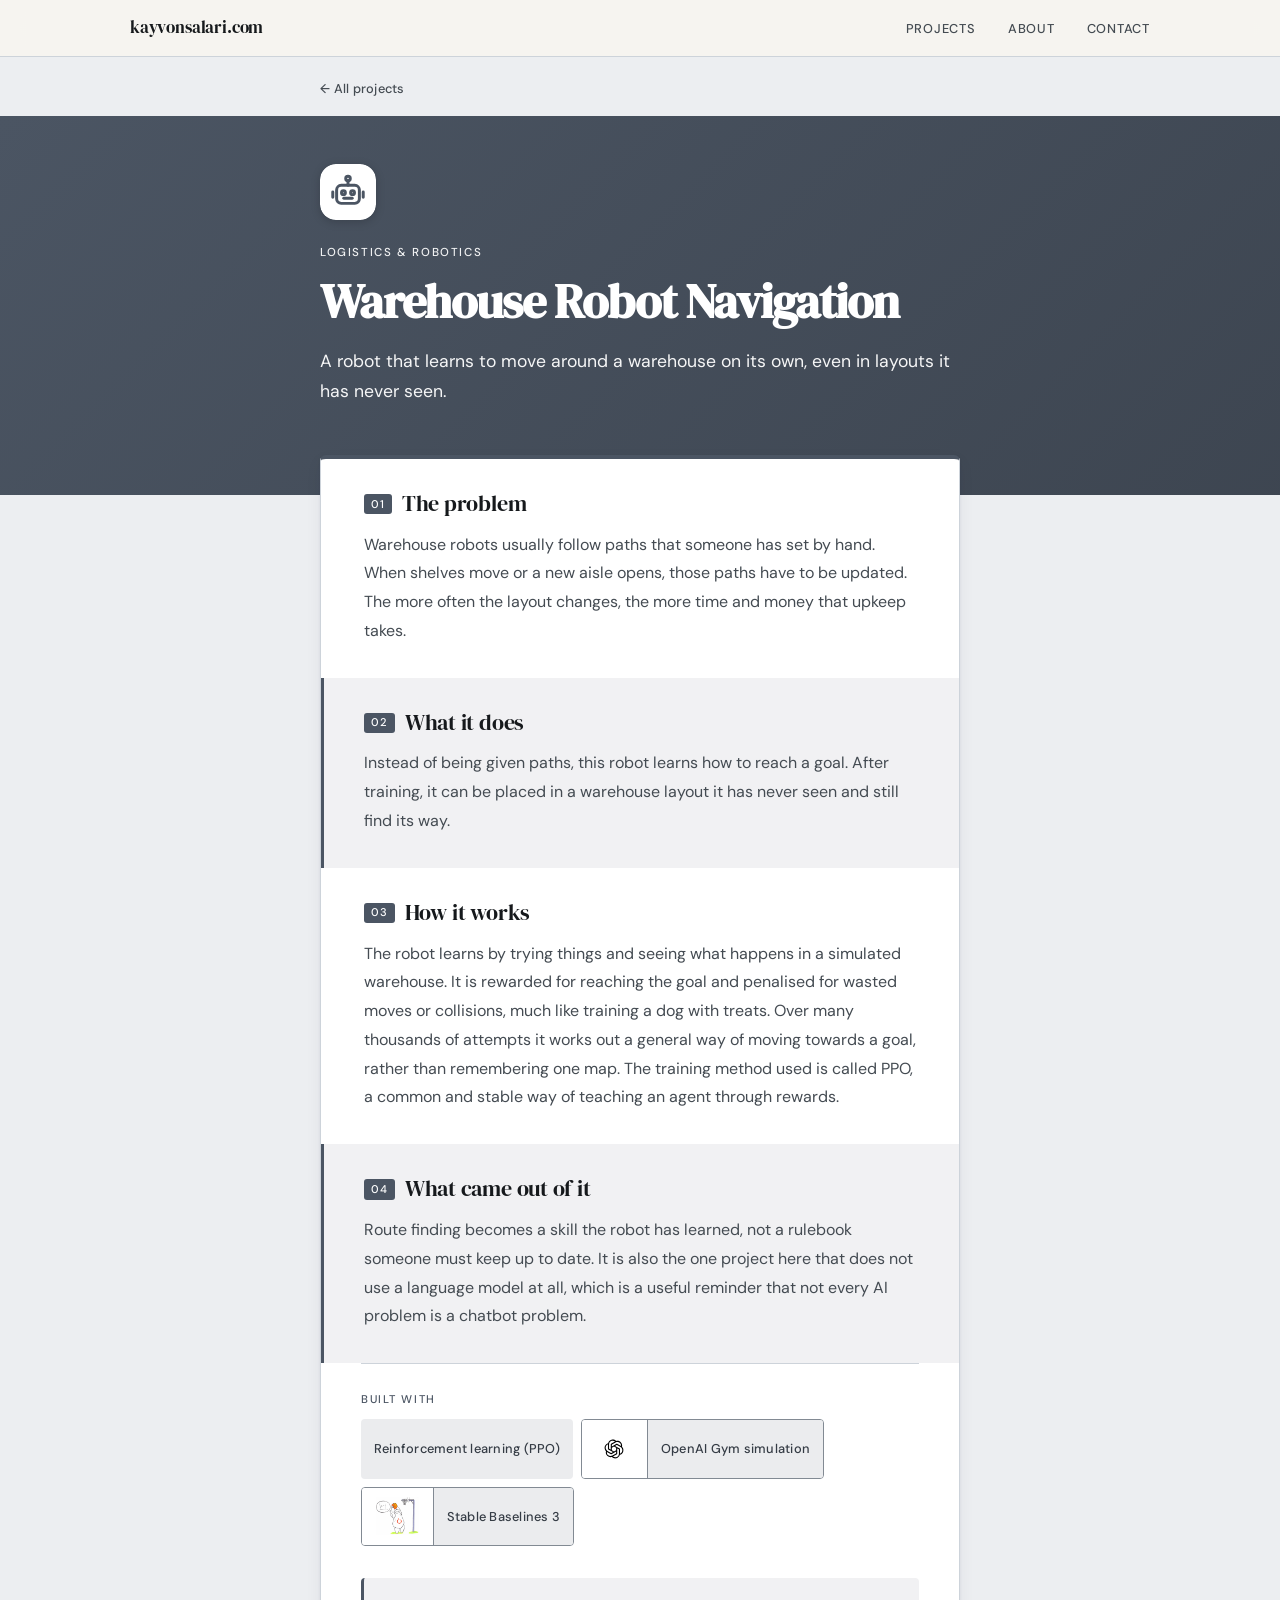
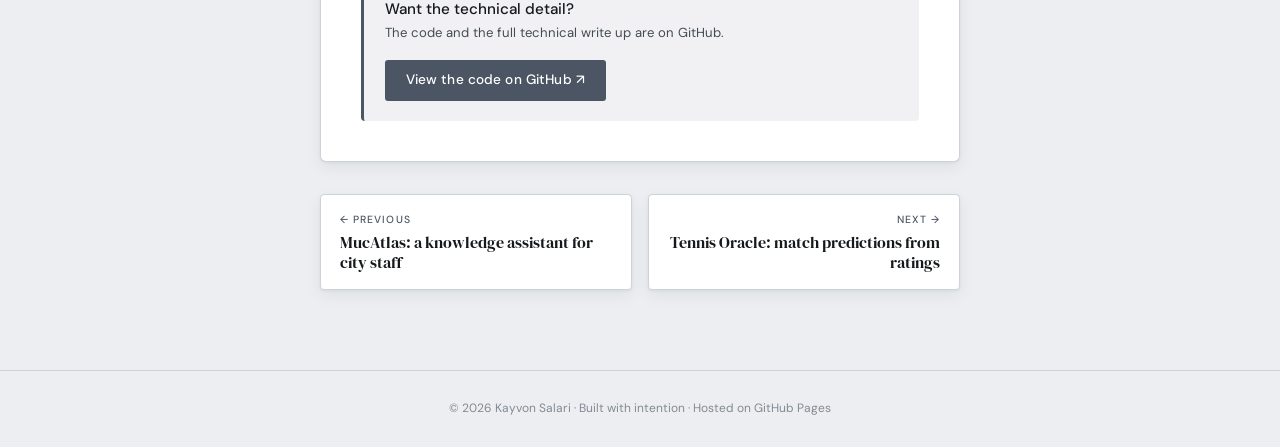
<file: projects/warehouse-robot-navigation/index.html>
<!DOCTYPE html>
<html lang="en">
<head>
  <meta charset="UTF-8" />
  <meta name="viewport" content="width=device-width, initial-scale=1.0" />
  <title>Warehouse Robot Navigation | Kayvon Salari</title>
  <meta name="description" content="A robot that learns to move around a warehouse on its own, even in layouts it has never seen." />
  <link rel="canonical" href="https://kayvonsalari.com/projects/warehouse-robot-navigation/" />
  <link rel="icon" href="data:image/svg+xml,<svg xmlns='http://www.w3.org/2000/svg' viewBox='0 0 64 64'><rect width='64' height='64' rx='12' fill='%231d6fd0'/><text x='32' y='46' font-family='Georgia,serif' font-size='42' font-weight='700' text-anchor='middle' fill='white'>K</text></svg>" />
  <link rel="preconnect" href="https://fonts.googleapis.com" />
  <link rel="preconnect" href="https://fonts.gstatic.com" crossorigin />
  <link href="https://fonts.googleapis.com/css2?family=DM+Serif+Display:ital@0;1&family=DM+Sans:ital,opsz,wght@0,9..40,300;0,9..40,400;0,9..40,500;1,9..40,300&display=swap" rel="stylesheet" />
  <link rel="stylesheet" href="../project.css" />
</head>
<body style="--accent: #4b5563;">

<nav>
  <div class="nav-inner">
    <a class="nav-logo" href="/">kayvonsalari.com</a>
    <ul class="nav-links">
      <li><a href="/#projects">Projects</a></li>
      <li><a href="/#about">About</a></li>
      <li><a href="/#contact">Contact</a></li>
    </ul>
  </div>
</nav>

<main>
  <article class="p-wrap">
    <a class="p-back" href="/#projects">← All projects</a>
    <header class="p-head">
      <svg class="p-icon" viewBox="0 0 32 32" aria-hidden="true" focusable="false"><rect class="p-icon-tile" width="32" height="32" rx="9"/><g class="p-icon-glyph" fill="none" stroke-width="1.7" stroke-linecap="round" stroke-linejoin="round"><rect x="9.5" y="12.2" width="13" height="10.300" rx="2.600"/><path d="M16 12.200V9.600"/><circle cx="16" cy="8.300" r="1.300"/><circle cx="13.400" cy="16.400" r="1.100"/><circle cx="18.600" cy="16.400" r="1.100"/><path d="M13.600 19.600h4.800"/><path d="M7.300 16v3M24.700 16v3"/></g></svg>
      <p class="p-sector">Logistics &amp; Robotics</p>
      <h1>Warehouse Robot Navigation</h1>
      <p class="p-lead">A robot that learns to move around a warehouse on its own, even in layouts it has never seen.</p>
      
    </header>

    <div class="p-body">
      <section class="p-section">
        <h2><span>01</span>The problem</h2>
        <p>Warehouse robots usually follow paths that someone has set by hand. When shelves move or a new aisle opens, those paths have to be updated. The more often the layout changes, the more time and money that upkeep takes.</p>
      </section>
      <section class="p-section">
        <h2><span>02</span>What it does</h2>
        <p>Instead of being given paths, this robot learns how to reach a goal. After training, it can be placed in a warehouse layout it has never seen and still find its way.</p>
      </section>
      <section class="p-section">
        <h2><span>03</span>How it works</h2>
        <p>The robot learns by trying things and seeing what happens in a simulated warehouse. It is rewarded for reaching the goal and penalised for wasted moves or collisions, much like training a dog with treats. Over many thousands of attempts it works out a general way of moving towards a goal, rather than remembering one map. The training method used is called PPO, a common and stable way of teaching an agent through rewards.</p>
      </section>
      <section class="p-section">
        <h2><span>04</span>What came out of it</h2>
        <p>Route finding becomes a skill the robot has learned, not a rulebook someone must keep up to date. It is also the one project here that does not use a language model at all, which is a useful reminder that not every AI problem is a chatbot problem.</p>
      </section>

      <section class="p-built">
        <h3>Built with</h3>
        <div class="card-tags"><span class="tag">Reinforcement learning (PPO)</span><span class="tag has-logo"><a class="tag-logo" href="https://openai.com/" target="_blank" rel="noopener"><img src="../logos/openai.svg" alt="OpenAI" height="38" loading="lazy" /></a><span>OpenAI Gym simulation</span></span><span class="tag has-logo"><a class="tag-logo" href="https://stable-baselines3.readthedocs.io/" target="_blank" rel="noopener"><img src="../logos/stable-baselines3.png" alt="Stable Baselines3" height="38" loading="lazy" /></a><span>Stable Baselines 3</span></span></div>
      </section>

      <div class="p-cta">
        <div>
          <p class="p-cta-title">Want the technical detail?</p>
          <p class="p-cta-sub">The code and the full technical write up are on GitHub.</p>
        </div>
        <a class="btn btn-primary" href="https://github.com/kayvonsalari/warehouse-robot-navigation" target="_blank" rel="noopener">View the code on GitHub ↗</a>
      </div>
    </div>

    <nav class="p-pn" aria-label="More projects">
      <a class="pn pn-prev" href="../mucatlas/"><span class="pn-label">← Previous</span><span class="pn-title">MucAtlas: a knowledge assistant for city staff</span></a><a class="pn pn-next" href="../tennis-oracle/"><span class="pn-label">Next →</span><span class="pn-title">Tennis Oracle: match predictions from ratings</span></a>
    </nav>
  </article>
</main>

<footer>
  © 2026 Kayvon Salari · Built with intention · Hosted on GitHub Pages
</footer>

</body>
</html>
</file>
<file: projects/project.css>
*, *::before, *::after { box-sizing: border-box; margin: 0; padding: 0; }

/* Same colours and fonts as the main page (index.html) */
:root {
  --ink:          #16191c;
  --ink-mid:      #444b52;
  --ink-light:    #828a93;
  --paper:        #eceef1;
  --paper-warm:   #dfe3e8;
  --accent:       #1d6fd0;
  --accent-pale:  #e8f0fb;
  --rule:         #cdd3da;
  --tag-bg:       #e4e8ec;
  --tag-text:     #444b52;
  --card-bg:      #ffffff;
  --serif: 'DM Serif Display', Georgia, serif;
  --sans: 'DM Sans', system-ui, sans-serif;
  --max: 1100px;
  --read: 720px;
  --gap: clamp(1.25rem, 4vw, 2.5rem);
  --shadow: 0 1px 3px rgba(20,30,45,0.06), 0 6px 16px rgba(20,30,45,0.06);
}

/* Each project page sets its own --accent on <body>. These follow it. */
body { --accent-dark: #1857a8; }
@supports (color: color-mix(in srgb, red, blue)) {
  body {
    --accent-pale: color-mix(in srgb, var(--accent) 8%, #fff);
    --accent-dark: color-mix(in srgb, var(--accent) 82%, #000);
    --tag-bg: color-mix(in srgb, var(--accent) 11%, #fff);
    --tag-text: color-mix(in srgb, var(--accent) 70%, #000);
  }
}

body {
  font-family: var(--sans);
  background: var(--paper);
  color: var(--ink);
  font-size: 16px;
  line-height: 1.65;
  -webkit-font-smoothing: antialiased;
}

/* NAV (copied from main page) */
body > nav {
  position: sticky; top: 0; z-index: 100;
  background: rgba(247,245,240,0.94);
  backdrop-filter: blur(12px);
  border-bottom: 1px solid var(--rule);
}
.nav-inner {
  max-width: var(--max);
  margin: 0 auto;
  padding: 0 var(--gap);
  display: flex;
  align-items: center;
  justify-content: space-between;
  height: 56px;
}
.nav-logo {
  font-family: var(--serif);
  font-size: 1.05rem;
  color: var(--ink);
  text-decoration: none;
  letter-spacing: -0.01em;
}
.nav-links { display: flex; gap: 2rem; list-style: none; }
.nav-links a {
  font-size: 0.8rem;
  font-weight: 500;
  color: var(--ink-mid);
  text-decoration: none;
  letter-spacing: 0.06em;
  text-transform: uppercase;
  transition: color 0.15s;
}
.nav-links a:hover { color: var(--accent); }
@media (max-width: 480px) {
  .nav-inner { gap: 0.75rem; }
  .nav-logo { font-size: 0.95rem; }
  .nav-links { gap: 0.9rem; }
  .nav-links a { font-size: 0.7rem; letter-spacing: 0.04em; }
}

/* PAGE */
.p-wrap {
  max-width: var(--read);
  margin: 0 auto;
  padding: 1.1rem var(--gap) clamp(3rem, 7vw, 5rem);
}
main { overflow-x: clip; }
.p-back {
  display: inline-block;
  font-size: 0.8rem;
  font-weight: 500;
  color: var(--ink-mid);
  text-decoration: none;
  letter-spacing: 0.02em;
  margin-bottom: 1.1rem;
}
.p-back:hover { color: var(--accent); }

/* Coloured header band: full width, in the page's accent colour */
.p-head {
  position: relative;
  padding: clamp(2rem, 6vw, 3rem) 0 clamp(4.5rem, 9vw, 5.5rem);
  color: #fff;
}
.p-head::before {
  content: "";
  position: absolute;
  top: 0; bottom: 0; left: 50%;
  width: 100vw;
  transform: translateX(-50%);
  background: linear-gradient(135deg, var(--accent) 0%, var(--accent-dark) 100%);
  z-index: -1;
}
.p-head .p-icon {
  display: block;
  width: 56px; height: 56px;
  margin-bottom: 1.4rem;
  border-radius: 16px;
  box-shadow: 0 2px 10px rgba(0,0,0,0.18);
}
/* A full logo (not a square icon) in the header band: white panel, logo unaltered */
.p-head img.p-icon-logo {
  box-sizing: content-box;
  width: auto;
  height: 38px;
  max-width: calc(100% - 36px);
  padding: 12px 18px;
  background: #fff;
  border-radius: 12px;
}
.p-icon-tile { fill: #fff; }
.p-icon-glyph { stroke: var(--accent); color: var(--accent); }
.p-icon-bw .p-icon-glyph { stroke: #16191c; color: #16191c; }
.p-sector {
  font-size: 0.72rem;
  font-weight: 500;
  letter-spacing: 0.14em;
  text-transform: uppercase;
  color: rgba(255,255,255,0.92);
  margin-bottom: 0.9rem;
}
h1 {
  font-family: var(--serif);
  font-size: clamp(2rem, 5vw, 3rem);
  line-height: 1.08;
  letter-spacing: -0.02em;
  color: #fff;
}
.p-lead {
  margin-top: 1.2rem;
  font-size: 1.1rem;
  font-weight: 400;
  color: rgba(255,255,255,0.95);
  line-height: 1.7;
}
.p-note {
  margin-top: 0.9rem;
  font-size: 0.8rem;
  font-style: italic;
  color: rgba(255,255,255,0.92);
}

.p-body {
  --pad: clamp(1.5rem, 4vw, 2.5rem);
  position: relative;
  margin-top: -2.5rem;
  background: var(--card-bg);
  border: 1px solid var(--rule);
  border-top: 4px solid var(--accent);
  border-radius: 6px;
  box-shadow: var(--shadow);
  padding: 0 var(--pad) var(--pad);
  overflow: hidden;
}
/* Sections run edge to edge inside the card; every second one is tinted */
.p-section {
  margin: 0 calc(-1 * var(--pad));
  padding: 2rem var(--pad);
  border-left: 3px solid transparent;
}
.p-section:nth-of-type(even) {
  background: var(--accent-pale);
  border-left-color: var(--accent);
}
.p-section h2 {
  font-family: var(--serif);
  font-weight: 400;
  font-size: 1.4rem;
  line-height: 1.2;
  letter-spacing: -0.01em;
  color: var(--ink);
  margin-bottom: 0.8rem;
}
.p-section h2 span {
  display: inline-block;
  font-family: var(--sans);
  font-size: 0.7rem;
  font-weight: 500;
  line-height: 1;
  letter-spacing: 0.1em;
  color: #fff;
  background: var(--accent);
  padding: 0.4em 0.55em 0.4em 0.65em;
  border-radius: 3px;
  margin-right: 0.9em;
  vertical-align: 0.3em;
}
.p-section p, .p-section li {
  font-size: 1rem;
  color: var(--ink-mid);
  line-height: 1.8;
}
.p-section p + p { margin-top: 0.9rem; }
.p-section ul { margin-top: 0.8rem; padding-left: 1.2rem; }
.p-section li + li { margin-top: 0.35rem; }
.p-section strong { color: var(--ink); font-weight: 500; }
.p-section h3 { font-family: var(--serif); font-weight: 400; font-size: 1.1rem; line-height: 1.3; color: var(--accent-dark); margin: 1.5rem 0 0.5rem; }
.p-section li::marker { color: var(--accent); }
.p-section ol { margin-top: 0.8rem; padding-left: 1.2rem; }

.p-figure {
  padding: 2rem 0;
  border-top: 1px solid var(--rule);
}
.p-figure img { display: block; width: 100%; height: auto; }
.p-figure figcaption {
  margin-top: 0.8rem;
  font-size: 0.78rem;
  color: var(--ink-light);
  line-height: 1.5;
}

.p-built {
  padding-top: 1.6rem;
  border-top: 1px solid var(--rule);
}
.p-built h3 {
  font-size: 0.7rem;
  font-weight: 500;
  letter-spacing: 0.14em;
  text-transform: uppercase;
  color: var(--accent);
  margin-bottom: 0.7rem;
}
/* Built-with list. An item with a brand logo shows the official, unaltered
   logo on its own white panel, with the item text beside it. */
.card-tags { display: flex; flex-wrap: wrap; align-items: stretch; gap: 0.5rem; }
.tag {
  display: inline-flex;
  align-items: center;
  background: var(--tag-bg);
  color: var(--tag-text);
  font-size: 0.8rem;
  font-weight: 500;
  padding: 0.5rem 0.8rem;
  min-height: 3.4rem;
  border-radius: 4px;
  letter-spacing: 0.02em;
}
.tag.has-logo {
  padding: 0;
  background: #fff;
  border: 1.5px solid var(--ink-light);
  overflow: hidden;
}
.tag-logo { display: flex; align-items: center; align-self: stretch; padding: 0.6rem 0.85rem; background: #fff; }
.tag-logo img { display: block; width: auto; max-width: none; }
.tag.has-logo > span {
  display: flex;
  align-items: center;
  align-self: stretch;
  padding: 0.5rem 0.8rem;
  background: var(--tag-bg);
  border-left: 1.5px solid var(--ink-light);
}

.p-cta {
  margin-top: 2rem;
  padding: 1.2rem 1.3rem;
  background: var(--accent-pale);
  border-left: 3px solid var(--accent);
  border-radius: 4px;
  display: flex;
  align-items: center;
  justify-content: space-between;
  gap: 1rem;
  flex-wrap: wrap;
}
.p-cta-title { font-weight: 500; color: var(--ink); font-size: 0.95rem; }
.p-cta-sub { font-size: 0.82rem; color: var(--ink-mid); }
.btn {
  display: inline-block;
  padding: 0.6rem 1.3rem;
  border-radius: 3px;
  font-size: 0.85rem;
  font-weight: 500;
  text-decoration: none;
  letter-spacing: 0.01em;
  transition: all 0.15s;
}
.btn-primary { background: var(--accent); color: #fff; }
.btn-primary:hover { background: var(--accent-dark); }

/* PREVIOUS / NEXT */
.p-pn {
  margin-top: 2rem;
  display: grid;
  grid-template-columns: 1fr 1fr;
  gap: 1rem;
}
@media (max-width: 560px) { .p-pn { grid-template-columns: 1fr; } }
.pn {
  display: flex;
  flex-direction: column;
  padding: 1rem 1.2rem;
  background: var(--card-bg);
  border: 1px solid var(--rule);
  border-radius: 4px;
  box-shadow: var(--shadow);
  text-decoration: none;
  color: inherit;
  transition: border-color 0.15s, background 0.15s;
}
.pn:hover { border-color: var(--accent); background: var(--accent-pale); }
.pn-next { text-align: right; grid-column: 2; }
@media (max-width: 560px) { .pn-next { grid-column: 1; } }
.pn-label {
  font-size: 0.65rem;
  font-weight: 500;
  letter-spacing: 0.1em;
  text-transform: uppercase;
  color: var(--accent);
  margin-bottom: 0.25rem;
}
.pn-title { font-family: var(--serif); font-size: 1rem; line-height: 1.3; color: var(--ink); }

footer {
  border-top: 1px solid var(--rule);
  padding: 1.75rem var(--gap);
  text-align: center;
  font-size: 0.75rem;
  color: var(--ink-light);
}
</file>
